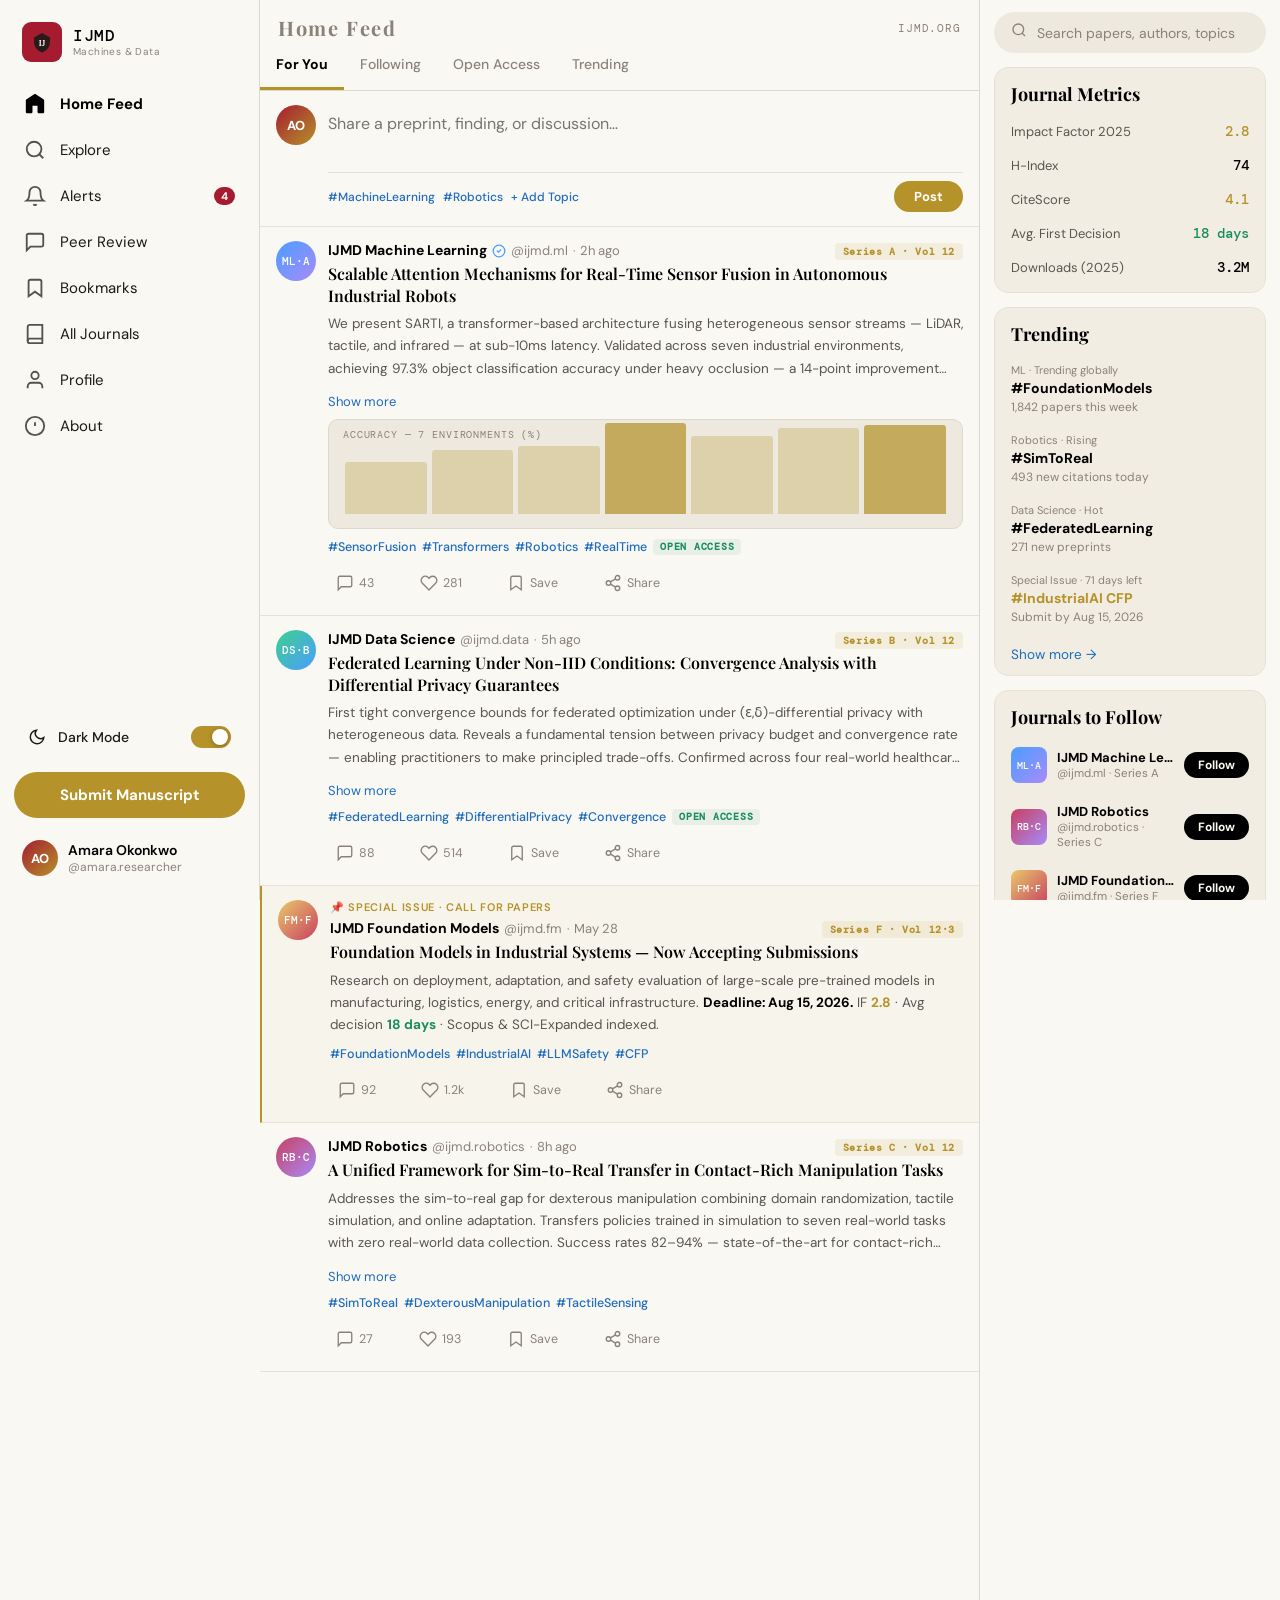
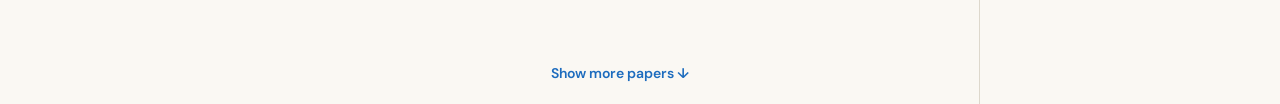
<file: ijmd/index.html>
<!DOCTYPE html>
<html lang="en" data-theme="dark">
<head>
  <meta charset="UTF-8"><meta name="viewport" content="width=device-width,initial-scale=1.0">
  <title>IJMD — International Journals of Machines & Data | Home Feed</title>
  <meta name="description" content="IJMD is a peer-reviewed open-access platform for machine learning, data science, robotics, edge computing, and foundation models research. Impact Factor 2.8.">
  <meta name="robots" content="index,follow,max-image-preview:large,max-snippet:-1">
  <link rel="canonical" href="https://ijmd.org/">
  <meta property="og:title" content="IJMD — International Journals of Machines & Data">
  <meta property="og:description" content="The world's leading open-access journal platform for AI, robotics, and data science. Powered by VérgelAI.">
  <meta property="og:url" content="https://ijmd.org/"><meta property="og:type" content="website">
  <meta property="og:image" content="https://ijmd.org/og-cover.png">
  <meta name="twitter:card" content="summary_large_image"><meta name="twitter:site" content="@IJMDjournal">
  <meta name="twitter:title" content="IJMD — Machines & Data Journals">
  <meta name="twitter:image" content="https://ijmd.org/twitter-card.png">
  <meta name="DC.title" content="International Journals of Machines and Data">
  <meta name="citation_journal_title" content="International Journals of Machines and Data">
  <meta name="citation_issn" content="2398-4471">
  <meta name="theme-color" content="#000" media="(prefers-color-scheme:dark)">
  <meta name="theme-color" content="#faf8f3" media="(prefers-color-scheme:light)">
  <link rel="icon" type="image/svg+xml" href="data:image/svg+xml,<svg xmlns='http://www.w3.org/2000/svg' viewBox='0 0 32 32'><rect width='32' height='32' rx='6' fill='%23e8c96b'/><text x='16' y='22' font-family='Georgia' font-size='14' font-weight='700' fill='%23000' text-anchor='middle'>IJ</text></svg>">
  <link rel="preconnect" href="https://fonts.googleapis.com">
  <link rel="preconnect" href="https://fonts.gstatic.com" crossorigin>
  <link href="https://fonts.googleapis.com/css2?family=DM+Sans:ital,wght@0,300;0,400;0,500;0,600;0,700;1,400&family=DM+Mono:wght@400;500&family=Playfair+Display:ital,wght@0,600;0,700;1,500&display=swap" rel="stylesheet">
  <link rel="stylesheet" href="css/ijmd.css">
  <script type="application/ld+json">{"@context":"https://schema.org","@type":"WebSite","name":"IJMD","url":"https://ijmd.org/","potentialAction":{"@type":"SearchAction","target":{"@type":"EntryPoint","urlTemplate":"https://ijmd.org/explore?q={search_term_string}"},"query-input":"required name=search_term_string"}}</script>
</head>
<body>

  <!-- ══ MOBILE TOP HEADER ══ -->
  <header class="mobile-header">
    <a href="index.html" class="mobile-logo">
      <div class="mobile-logo-icon"><svg viewBox="0 0 22 22" fill="none"><path d="M11 2L3 6.5V11C3 15.8 6.5 20.2 11 21.5C15.5 20.2 19 15.8 19 11V6.5L11 2Z" fill="currentColor" opacity=".9"/><text x="11" y="14.5" font-family="Georgia" font-size="7.5" font-weight="700" fill="white" text-anchor="middle">IJ</text></svg></div>
      <span class="mobile-logo-text">IJMD</span>
    </a>
    <div class="mobile-header-actions">
      <button class="mobile-icon-btn" id="mobileThemeBtn" aria-label="Toggle theme">
        <svg viewBox="0 0 24 24" fill="none" stroke="currentColor" stroke-width="2" id="mobileThemeIcon"><circle cx="12" cy="12" r="5"/><line x1="12" y1="1" x2="12" y2="3"/><line x1="12" y1="21" x2="12" y2="23"/><line x1="4.22" y1="4.22" x2="5.64" y2="5.64"/><line x1="18.36" y1="18.36" x2="19.78" y2="19.78"/><line x1="1" y1="12" x2="3" y2="12"/><line x1="21" y1="12" x2="23" y2="12"/><line x1="4.22" y1="19.78" x2="5.64" y2="18.36"/><line x1="18.36" y1="5.64" x2="19.78" y2="4.22"/></svg>
      </button>
      <a href="alerts.html" class="mobile-icon-btn" aria-label="Alerts">
        <svg viewBox="0 0 24 24" fill="none" stroke="currentColor" stroke-width="2"><path d="M18 8A6 6 0 0 0 6 8c0 7-3 9-3 9h18s-3-2-3-9"/><path d="M13.73 21a2 2 0 0 1-3.46 0"/></svg>
        <span class="mobile-badge"></span>
      </a>
    </div>
  </header>
  <!-- ══ MOBILE BOTTOM TAB BAR ══ -->
  <nav class="bottom-bar" aria-label="Main navigation">
    <div class="bottom-bar-inner">
      <a href="index.html" class="bottom-tab active" aria-label="Home">
        <svg viewBox="0 0 24 24" fill="currentColor" width="22" height="22"><path d="M21.591 7.146L12.52 1.157c-.316-.21-.724-.21-1.04 0l-9.071 5.99c-.26.173-.409.456-.409.757v13.183c0 .502.418.913.929.913H8.313c.511 0 .929-.411.929-.913v-7.075h5.516v7.075c0 .502.418.913.929.913h5.383c.511 0 .929-.411.929-.913V7.904c0-.302-.149-.585-.408-.758z"/></svg>
        <span>Home</span>
      </a>
      <a href="explore.html" class="bottom-tab " aria-label="Explore">
        <svg viewBox="0 0 24 24" fill="none" stroke="currentColor" stroke-width="2" width="22" height="22"><circle cx="11" cy="11" r="8"/><path d="M21 21l-4.35-4.35"/></svg>
        <span>Explore</span>
      </a>
      <a href="submit.html" class="bottom-tab-submit" aria-label="Submit manuscript">
        <svg viewBox="0 0 24 24" fill="none" stroke="currentColor" stroke-width="2.5" width="22" height="22"><line x1="12" y1="5" x2="12" y2="19"/><line x1="5" y1="12" x2="19" y2="12"/></svg>
      </a>
      <a href="journals.html" class="bottom-tab " aria-label="Journals">
        <svg viewBox="0 0 24 24" fill="none" stroke="currentColor" stroke-width="2" width="22" height="22"><path d="M4 19.5A2.5 2.5 0 0 1 6.5 17H20"/><path d="M6.5 2H20v20H6.5A2.5 2.5 0 0 1 4 19.5v-15A2.5 2.5 0 0 1 6.5 2z"/></svg>
        <span>Journals</span>
      </a>
      <a href="profile.html" class="bottom-tab " aria-label="Profile">
        <svg viewBox="0 0 24 24" fill="none" stroke="currentColor" stroke-width="2" width="22" height="22"><path d="M20 21v-2a4 4 0 0 0-4-4H8a4 4 0 0 0-4 4v2"/><circle cx="12" cy="7" r="4"/></svg>
        <span>Profile</span>
      </a>
    </div>
  </nav>

<div class="app">

<!-- SIDEBAR -->
<aside class="sidebar">
  <a href="index.html" class="sidebar-logo">
    <div class="logo-icon"><svg viewBox="0 0 22 22" fill="none"><path d="M11 2L3 6.5V11C3 15.8 6.5 20.2 11 21.5C15.5 20.2 19 15.8 19 11V6.5L11 2Z" fill="currentColor" opacity=".9"/><text x="11" y="14.5" font-family="Georgia" font-size="7.5" font-weight="700" fill="white" text-anchor="middle">IJ</text></svg></div>
    <div class="logo-wordmark"><strong>IJMD</strong><span>Machines &amp; Data</span></div>
  </a>
  <ul class="nav-list">
    <li class="nav-item active"><a href="index.html"><span class="nav-icon"><svg viewBox="0 0 24 24" fill="currentColor" width="22" height="22"><path d="M21.591 7.146L12.52 1.157c-.316-.21-.724-.21-1.04 0l-9.071 5.99c-.26.173-.409.456-.409.757v13.183c0 .502.418.913.929.913H8.313c.511 0 .929-.411.929-.913v-7.075h5.516v7.075c0 .502.418.913.929.913h5.383c.511 0 .929-.411.929-.913V7.904c0-.302-.149-.585-.408-.758z"/></svg></span><span>Home Feed</span></a></li>
    <li class="nav-item"><a href="explore.html"><span class="nav-icon"><svg viewBox="0 0 24 24" fill="none" stroke="currentColor" stroke-width="2" width="22" height="22"><circle cx="11" cy="11" r="8"/><path d="M21 21l-4.35-4.35"/></svg></span><span>Explore</span></a></li>
    <li class="nav-item"><a href="alerts.html"><span class="nav-icon"><svg viewBox="0 0 24 24" fill="none" stroke="currentColor" stroke-width="2" width="22" height="22"><path d="M18 8A6 6 0 0 0 6 8c0 7-3 9-3 9h18s-3-2-3-9"/><path d="M13.73 21a2 2 0 0 1-3.46 0"/></svg></span><span>Alerts</span><span class="nav-badge">4</span></a></li>
    <li class="nav-item"><a href="review.html"><span class="nav-icon"><svg viewBox="0 0 24 24" fill="none" stroke="currentColor" stroke-width="2" width="22" height="22"><path d="M21 15a2 2 0 0 1-2 2H7l-4 4V5a2 2 0 0 1 2-2h14a2 2 0 0 1 2 2z"/></svg></span><span>Peer Review</span></a></li>
    <li class="nav-item"><a href="bookmarks.html"><span class="nav-icon"><svg viewBox="0 0 24 24" fill="none" stroke="currentColor" stroke-width="2" width="22" height="22"><path d="M19 21l-7-5-7 5V5a2 2 0 0 1 2-2h10a2 2 0 0 1 2 2z"/></svg></span><span>Bookmarks</span></a></li>
    <li class="nav-item"><a href="journals.html"><span class="nav-icon"><svg viewBox="0 0 24 24" fill="none" stroke="currentColor" stroke-width="2" width="22" height="22"><path d="M4 19.5A2.5 2.5 0 0 1 6.5 17H20"/><path d="M6.5 2H20v20H6.5A2.5 2.5 0 0 1 4 19.5v-15A2.5 2.5 0 0 1 6.5 2z"/></svg></span><span>All Journals</span></a></li>
    <li class="nav-item"><a href="profile.html"><span class="nav-icon"><svg viewBox="0 0 24 24" fill="none" stroke="currentColor" stroke-width="2" width="22" height="22"><path d="M20 21v-2a4 4 0 0 0-4-4H8a4 4 0 0 0-4 4v2"/><circle cx="12" cy="7" r="4"/></svg></span><span>Profile</span></a></li>
    <li class="nav-item"><a href="about.html"><span class="nav-icon"><svg viewBox="0 0 24 24" fill="none" stroke="currentColor" stroke-width="2" width="22" height="22"><circle cx="12" cy="12" r="10"/><line x1="12" y1="8" x2="12" y2="12"/><line x1="12" y1="16" x2="12.01" y2="16"/></svg></span><span>About</span></a></li>
  </ul>
  <div class="theme-toggle-wrap">
    <button class="theme-toggle" id="themeToggle" aria-label="Toggle theme" role="switch" aria-checked="true">
      <svg width="18" height="18" viewBox="0 0 24 24" fill="none" stroke="currentColor" stroke-width="2" id="themeIcon"></svg>
      <span id="themeLabel">Light Mode</span>
      <div class="toggle-track"><div class="toggle-thumb"></div></div>
    </button>
  </div>
  <a href="submit.html" class="submit-btn"><span>Submit Manuscript</span></a>
  <div class="sidebar-profile">
    <div class="profile-avatar">AO</div>
    <div class="profile-info"><div class="profile-name">Amara Okonkwo</div><div class="profile-handle">@amara.researcher</div></div>
  </div>
</aside>

<!-- MAIN FEED -->
<main class="main-feed">
  <div class="feed-header">
    <div class="feed-title-bar"><span style="font-family:'Playfair Display',serif;font-size:20px;font-weight:700;">Home Feed</span><span>IJMD.ORG</span></div>
    <div class="feed-tabs">
      <div class="feed-tab active">For You</div>
      <div class="feed-tab">Following</div>
      <div class="feed-tab">Open Access</div>
      <div class="feed-tab">Trending</div>
    </div>
  </div>

  <div class="compose-box">
    <div class="compose-avatar">AO</div>
    <div class="compose-right">
      <textarea class="compose-input" rows="2" placeholder="Share a preprint, finding, or discussion…"></textarea>
      <div class="compose-footer">
        <div class="compose-tags"><span class="compose-tag">#MachineLearning</span><span class="compose-tag">#Robotics</span><span class="compose-tag">+ Add Topic</span></div>
        <button class="compose-post-btn">Post</button>
      </div>
    </div>
  </div>

  <!-- PAPER 1 -->
  <article class="paper-card" itemscope itemtype="https://schema.org/ScholarlyArticle">
    <div class="paper-avatar" style="background:linear-gradient(135deg,#4a9eff,#a78bfa);">ML·A</div>
    <div class="paper-body">
      <div class="paper-meta">
        <span class="paper-journal" itemprop="publisher">IJMD Machine Learning <span class="verified"><svg width="14" height="14" viewBox="0 0 24 24" fill="none" stroke="#4a9eff" stroke-width="2.2" stroke-linecap="round"><path d="M9 12l2 2 4-4"/><circle cx="12" cy="12" r="10"/></svg></span></span>
        <span class="paper-handle">@ijmd.ml</span><span class="paper-dot">·</span>
        <time class="paper-time" datetime="2026-06-05" itemprop="datePublished">2h ago</time>
        <span class="paper-series">Series A · Vol 12</span>
      </div>
      <h2 class="paper-title" itemprop="headline"><a href="article.html">Scalable Attention Mechanisms for Real-Time Sensor Fusion in Autonomous Industrial Robots</a></h2>
      <p class="paper-abstract abstract-clamp" itemprop="abstract">We present SARTI, a transformer-based architecture fusing heterogeneous sensor streams — LiDAR, tactile, and infrared — at sub-10ms latency. Validated across seven industrial environments, achieving 97.3% object classification accuracy under heavy occlusion — a 14-point improvement over all existing baselines. Cross-modal positional encoding is the dominant contributor to performance gains.</p>
      <span class="show-more" role="button" tabindex="0" aria-expanded="false">Show more</span>
      <div class="paper-chart-wrap">
        <span class="chart-label-inner">ACCURACY — 7 ENVIRONMENTS (%)</span>
        <div class="chart-bars"><div class="cbar" style="height:55%"></div><div class="cbar" style="height:68%"></div><div class="cbar" style="height:72%"></div><div class="cbar hi" style="height:97%"></div><div class="cbar" style="height:83%"></div><div class="cbar" style="height:91%"></div><div class="cbar hi" style="height:95%"></div></div>
      </div>
      <div class="paper-tags"><a class="ptag" href="explore.html">#SensorFusion</a><a class="ptag" href="explore.html">#Transformers</a><a class="ptag" href="explore.html">#Robotics</a><a class="ptag" href="explore.html">#RealTime</a><span class="oa-badge">OPEN ACCESS</span></div>
      <div class="paper-actions">
        <button class="action-btn cite" type="button"><svg viewBox="0 0 24 24" fill="none" stroke="currentColor" stroke-width="1.8"><path d="M21 15a2 2 0 0 1-2 2H7l-4 4V5a2 2 0 0 1 2-2h14a2 2 0 0 1 2 2z"/></svg><span>43</span></button>
        <button class="action-btn like" type="button" data-count="281"><svg viewBox="0 0 24 24" fill="none" stroke="currentColor" stroke-width="1.8"><path d="M20.84 4.61a5.5 5.5 0 0 0-7.78 0L12 5.67l-1.06-1.06a5.5 5.5 0 0 0-7.78 7.78l1.06 1.06L12 21.23l7.78-7.78 1.06-1.06a5.5 5.5 0 0 0 0-7.78z"/></svg><span>281</span></button>
        <button class="action-btn save" type="button"><svg viewBox="0 0 24 24" fill="none" stroke="currentColor" stroke-width="1.8"><path d="M19 21l-7-5-7 5V5a2 2 0 0 1 2-2h10a2 2 0 0 1 2 2z"/></svg><span>Save</span></button>
        <button class="action-btn share" type="button"><svg viewBox="0 0 24 24" fill="none" stroke="currentColor" stroke-width="1.8"><circle cx="18" cy="5" r="3"/><circle cx="6" cy="12" r="3"/><circle cx="18" cy="19" r="3"/><line x1="8.59" y1="13.51" x2="15.42" y2="17.49"/><line x1="15.41" y1="6.51" x2="8.59" y2="10.49"/></svg><span>Share</span></button>
      </div>
    </div>
  </article>

  <!-- PAPER 2 -->
  <article class="paper-card" itemscope itemtype="https://schema.org/ScholarlyArticle">
    <div class="paper-avatar" style="background:linear-gradient(135deg,#3ecf8e,#4a9eff);">DS·B</div>
    <div class="paper-body">
      <div class="paper-meta"><span class="paper-journal" itemprop="publisher">IJMD Data Science</span><span class="paper-handle">@ijmd.data</span><span class="paper-dot">·</span><time class="paper-time" datetime="2026-06-05">5h ago</time><span class="paper-series">Series B · Vol 12</span></div>
      <h2 class="paper-title" itemprop="headline"><a href="article.html">Federated Learning Under Non-IID Conditions: Convergence Analysis with Differential Privacy Guarantees</a></h2>
      <p class="paper-abstract abstract-clamp" itemprop="abstract">First tight convergence bounds for federated optimization under (ε,δ)-differential privacy with heterogeneous data. Reveals a fundamental tension between privacy budget and convergence rate — enabling practitioners to make principled trade-offs. Confirmed across four real-world healthcare and finance datasets within 2% margin.</p>
      <span class="show-more" role="button" tabindex="0" aria-expanded="false">Show more</span>
      <div class="paper-tags" style="margin-top:9px"><a class="ptag" href="explore.html">#FederatedLearning</a><a class="ptag" href="explore.html">#DifferentialPrivacy</a><a class="ptag" href="explore.html">#Convergence</a><span class="oa-badge">OPEN ACCESS</span></div>
      <div class="paper-actions">
        <button class="action-btn cite" type="button"><svg viewBox="0 0 24 24" fill="none" stroke="currentColor" stroke-width="1.8"><path d="M21 15a2 2 0 0 1-2 2H7l-4 4V5a2 2 0 0 1 2-2h14a2 2 0 0 1 2 2z"/></svg><span>88</span></button>
        <button class="action-btn like" type="button" data-count="514"><svg viewBox="0 0 24 24" fill="none" stroke="currentColor" stroke-width="1.8"><path d="M20.84 4.61a5.5 5.5 0 0 0-7.78 0L12 5.67l-1.06-1.06a5.5 5.5 0 0 0-7.78 7.78l1.06 1.06L12 21.23l7.78-7.78 1.06-1.06a5.5 5.5 0 0 0 0-7.78z"/></svg><span>514</span></button>
        <button class="action-btn save" type="button"><svg viewBox="0 0 24 24" fill="none" stroke="currentColor" stroke-width="1.8"><path d="M19 21l-7-5-7 5V5a2 2 0 0 1 2-2h10a2 2 0 0 1 2 2z"/></svg><span>Save</span></button>
        <button class="action-btn share" type="button"><svg viewBox="0 0 24 24" fill="none" stroke="currentColor" stroke-width="1.8"><circle cx="18" cy="5" r="3"/><circle cx="6" cy="12" r="3"/><circle cx="18" cy="19" r="3"/><line x1="8.59" y1="13.51" x2="15.42" y2="17.49"/><line x1="15.41" y1="6.51" x2="8.59" y2="10.49"/></svg><span>Share</span></button>
      </div>
    </div>
  </article>

  <!-- PAPER 3 PINNED CFP -->
  <article class="paper-card pinned">
    <div class="paper-avatar" style="background:linear-gradient(135deg,#e8c96b,#c94060);">FM·F</div>
    <div class="paper-body">
      <div class="paper-pin-label">📌 SPECIAL ISSUE · CALL FOR PAPERS</div>
      <div class="paper-meta"><span class="paper-journal">IJMD Foundation Models</span><span class="paper-handle">@ijmd.fm</span><span class="paper-dot">·</span><time class="paper-time" datetime="2026-05-28">May 28</time><span class="paper-series">Series F · Vol 12·3</span></div>
      <h2 class="paper-title"><a href="submit.html">Foundation Models in Industrial Systems — Now Accepting Submissions</a></h2>
      <p class="paper-abstract">Research on deployment, adaptation, and safety evaluation of large-scale pre-trained models in manufacturing, logistics, energy, and critical infrastructure. <strong style="color:var(--text-strong)">Deadline: Aug 15, 2026.</strong> IF <strong style="color:var(--accent)">2.8</strong> · Avg decision <strong style="color:var(--green)">18 days</strong> · Scopus &amp; SCI-Expanded indexed.</p>
      <div class="paper-tags" style="margin-top:9px"><a class="ptag" href="explore.html">#FoundationModels</a><a class="ptag" href="explore.html">#IndustrialAI</a><a class="ptag" href="explore.html">#LLMSafety</a><a class="ptag" href="explore.html">#CFP</a></div>
      <div class="paper-actions">
        <button class="action-btn cite" type="button"><svg viewBox="0 0 24 24" fill="none" stroke="currentColor" stroke-width="1.8"><path d="M21 15a2 2 0 0 1-2 2H7l-4 4V5a2 2 0 0 1 2-2h14a2 2 0 0 1 2 2z"/></svg><span>92</span></button>
        <button class="action-btn like" type="button" data-count="1200"><svg viewBox="0 0 24 24" fill="none" stroke="currentColor" stroke-width="1.8"><path d="M20.84 4.61a5.5 5.5 0 0 0-7.78 0L12 5.67l-1.06-1.06a5.5 5.5 0 0 0-7.78 7.78l1.06 1.06L12 21.23l7.78-7.78 1.06-1.06a5.5 5.5 0 0 0 0-7.78z"/></svg><span>1.2k</span></button>
        <button class="action-btn save" type="button"><svg viewBox="0 0 24 24" fill="none" stroke="currentColor" stroke-width="1.8"><path d="M19 21l-7-5-7 5V5a2 2 0 0 1 2-2h10a2 2 0 0 1 2 2z"/></svg><span>Save</span></button>
        <button class="action-btn share" type="button"><svg viewBox="0 0 24 24" fill="none" stroke="currentColor" stroke-width="1.8"><circle cx="18" cy="5" r="3"/><circle cx="6" cy="12" r="3"/><circle cx="18" cy="19" r="3"/><line x1="8.59" y1="13.51" x2="15.42" y2="17.49"/><line x1="15.41" y1="6.51" x2="8.59" y2="10.49"/></svg><span>Share</span></button>
      </div>
    </div>
  </article>

  <!-- PAPER 4 -->
  <article class="paper-card" itemscope itemtype="https://schema.org/ScholarlyArticle">
    <div class="paper-avatar" style="background:linear-gradient(135deg,#c94060,#a78bfa);">RB·C</div>
    <div class="paper-body">
      <div class="paper-meta"><span class="paper-journal" itemprop="publisher">IJMD Robotics</span><span class="paper-handle">@ijmd.robotics</span><span class="paper-dot">·</span><time class="paper-time" datetime="2026-06-04">8h ago</time><span class="paper-series">Series C · Vol 12</span></div>
      <h2 class="paper-title" itemprop="headline"><a href="article.html">A Unified Framework for Sim-to-Real Transfer in Contact-Rich Manipulation Tasks</a></h2>
      <p class="paper-abstract abstract-clamp" itemprop="abstract">Addresses the sim-to-real gap for dexterous manipulation combining domain randomization, tactile simulation, and online adaptation. Transfers policies trained in simulation to seven real-world tasks with zero real-world data collection. Success rates 82–94% — state-of-the-art for contact-rich manipulation.</p>
      <span class="show-more" role="button" tabindex="0" aria-expanded="false">Show more</span>
      <div class="paper-tags" style="margin-top:9px"><a class="ptag" href="explore.html">#SimToReal</a><a class="ptag" href="explore.html">#DexterousManipulation</a><a class="ptag" href="explore.html">#TactileSensing</a></div>
      <div class="paper-actions">
        <button class="action-btn cite" type="button"><svg viewBox="0 0 24 24" fill="none" stroke="currentColor" stroke-width="1.8"><path d="M21 15a2 2 0 0 1-2 2H7l-4 4V5a2 2 0 0 1 2-2h14a2 2 0 0 1 2 2z"/></svg><span>27</span></button>
        <button class="action-btn like" type="button" data-count="193"><svg viewBox="0 0 24 24" fill="none" stroke="currentColor" stroke-width="1.8"><path d="M20.84 4.61a5.5 5.5 0 0 0-7.78 0L12 5.67l-1.06-1.06a5.5 5.5 0 0 0-7.78 7.78l1.06 1.06L12 21.23l7.78-7.78 1.06-1.06a5.5 5.5 0 0 0 0-7.78z"/></svg><span>193</span></button>
        <button class="action-btn save" type="button"><svg viewBox="0 0 24 24" fill="none" stroke="currentColor" stroke-width="1.8"><path d="M19 21l-7-5-7 5V5a2 2 0 0 1 2-2h10a2 2 0 0 1 2 2z"/></svg><span>Save</span></button>
        <button class="action-btn share" type="button"><svg viewBox="0 0 24 24" fill="none" stroke="currentColor" stroke-width="1.8"><circle cx="18" cy="5" r="3"/><circle cx="6" cy="12" r="3"/><circle cx="18" cy="19" r="3"/><line x1="8.59" y1="13.51" x2="15.42" y2="17.49"/><line x1="15.41" y1="6.51" x2="8.59" y2="10.49"/></svg><span>Share</span></button>
      </div>
    </div>
  </article>

  <!-- PAPER 5 -->
  <article class="paper-card" itemscope itemtype="https://schema.org/ScholarlyArticle">
    <div class="paper-avatar" style="background:linear-gradient(135deg,#818cf8,#3ecf8e);">EC·D</div>
    <div class="paper-body">
      <div class="paper-meta"><span class="paper-journal" itemprop="publisher">IJMD Edge Computing</span><span class="paper-handle">@ijmd.edge</span><span class="paper-dot">·</span><time class="paper-time" datetime="2026-06-04">12h ago</time><span class="paper-series">Series D · Vol 12</span></div>
      <h2 class="paper-title" itemprop="headline"><a href="article.html">Neuromorphic Chips for Low-Power Edge Inference: Benchmarking Against GPU Baselines Across Eight Workloads</a></h2>
      <p class="paper-abstract abstract-clamp" itemprop="abstract">Comprehensive benchmark of Intel Loihi 2, BrainScaleS-2, and Akida against A100 and Jetson Orin across eight inference workloads. Neuromorphic hardware achieves 40–120× energy reduction with 3–8% accuracy degradation — a Pareto-optimal regime unavailable to conventional GPUs for always-on sensing.</p>
      <span class="show-more" role="button" tabindex="0" aria-expanded="false">Show more</span>
      <div class="paper-tags" style="margin-top:9px"><a class="ptag" href="explore.html">#Neuromorphic</a><a class="ptag" href="explore.html">#TinyML</a><a class="ptag" href="explore.html">#EdgeAI</a><span class="oa-badge">OPEN ACCESS</span></div>
      <div class="paper-actions">
        <button class="action-btn cite" type="button"><svg viewBox="0 0 24 24" fill="none" stroke="currentColor" stroke-width="1.8"><path d="M21 15a2 2 0 0 1-2 2H7l-4 4V5a2 2 0 0 1 2-2h14a2 2 0 0 1 2 2z"/></svg><span>61</span></button>
        <button class="action-btn like" type="button" data-count="347"><svg viewBox="0 0 24 24" fill="none" stroke="currentColor" stroke-width="1.8"><path d="M20.84 4.61a5.5 5.5 0 0 0-7.78 0L12 5.67l-1.06-1.06a5.5 5.5 0 0 0-7.78 7.78l1.06 1.06L12 21.23l7.78-7.78 1.06-1.06a5.5 5.5 0 0 0 0-7.78z"/></svg><span>347</span></button>
        <button class="action-btn save" type="button"><svg viewBox="0 0 24 24" fill="none" stroke="currentColor" stroke-width="1.8"><path d="M19 21l-7-5-7 5V5a2 2 0 0 1 2-2h10a2 2 0 0 1 2 2z"/></svg><span>Save</span></button>
        <button class="action-btn share" type="button"><svg viewBox="0 0 24 24" fill="none" stroke="currentColor" stroke-width="1.8"><circle cx="18" cy="5" r="3"/><circle cx="6" cy="12" r="3"/><circle cx="18" cy="19" r="3"/><line x1="8.59" y1="13.51" x2="15.42" y2="17.49"/><line x1="15.41" y1="6.51" x2="8.59" y2="10.49"/></svg><span>Share</span></button>
      </div>
    </div>
  </article>

  <div class="load-more" id="loadMoreBtn">Show more papers ↓</div>
</main>

<!-- RIGHT PANEL -->
<aside class="right-panel">
  <div class="search-box"><span class="search-icon"><svg width="16" height="16" viewBox="0 0 24 24" fill="none" stroke="currentColor" stroke-width="2"><circle cx="11" cy="11" r="8"/><path d="M21 21l-4.35-4.35"/></svg></span><input type="search" placeholder="Search papers, authors, topics…"></div>
  <div class="right-widget">
    <div class="widget-title">Journal Metrics</div>
    <div class="impact-row"><span class="impact-label">Impact Factor 2025</span><span class="impact-val gold">2.8</span></div>
    <div class="impact-row"><span class="impact-label">H-Index</span><span class="impact-val">74</span></div>
    <div class="impact-row"><span class="impact-label">CiteScore</span><span class="impact-val gold">4.1</span></div>
    <div class="impact-row"><span class="impact-label">Avg. First Decision</span><span class="impact-val green">18 days</span></div>
    <div class="impact-row"><span class="impact-label">Downloads (2025)</span><span class="impact-val">3.2M</span></div>
    <div style="height:8px"></div>
  </div>
  <div class="right-widget">
    <div class="widget-title">Trending</div>
    <div class="trend-item"><div class="trend-meta">ML · Trending globally</div><div class="trend-topic">#FoundationModels</div><div class="trend-count">1,842 papers this week</div></div>
    <div class="trend-item"><div class="trend-meta">Robotics · Rising</div><div class="trend-topic">#SimToReal</div><div class="trend-count">493 new citations today</div></div>
    <div class="trend-item"><div class="trend-meta">Data Science · Hot</div><div class="trend-topic">#FederatedLearning</div><div class="trend-count">271 new preprints</div></div>
    <div class="trend-item"><div class="trend-meta">Special Issue · 71 days left</div><div class="trend-topic accent">#IndustrialAI CFP</div><div class="trend-count">Submit by Aug 15, 2026</div></div>
    <div class="widget-show-more">Show more →</div>
  </div>
  <div class="right-widget">
    <div class="widget-title">Journals to Follow</div>
    <div class="journal-follow"><div class="jf-avatar" style="background:linear-gradient(135deg,#4a9eff,#a78bfa);">ML·A</div><div class="jf-info"><div class="jf-name">IJMD Machine Learning</div><div class="jf-handle">@ijmd.ml · Series A</div></div><button class="follow-btn">Follow</button></div>
    <div class="journal-follow"><div class="jf-avatar" style="background:linear-gradient(135deg,#c94060,#a78bfa);">RB·C</div><div class="jf-info"><div class="jf-name">IJMD Robotics</div><div class="jf-handle">@ijmd.robotics · Series C</div></div><button class="follow-btn">Follow</button></div>
    <div class="journal-follow"><div class="jf-avatar" style="background:linear-gradient(135deg,#e8c96b,#c94060);">FM·F</div><div class="jf-info"><div class="jf-name">IJMD Foundation Models</div><div class="jf-handle">@ijmd.fm · Series F</div></div><button class="follow-btn">Follow</button></div>
    <div class="widget-show-more"><a href="journals.html" style="color:inherit">See all 6 journals →</a></div>
  </div>
  <footer class="vergel-footer">
    <div class="vergel-powered">Powered by <a href="https://vergelai.com" class="vergel-logo-pill" target="_blank" rel="noopener">VérgelAI</a></div>
    <div><a href="#">Terms</a> · <a href="#">Privacy</a> · <a href="#">Cookies</a> · <a href="#">Author Rights</a> · <a href="#">Accessibility</a></div>
    <div style="margin-top:4px">ISSN 2398-4471 (Print) · 2398-448X (Online)</div>
    <div class="index-chips"><span class="index-chip">Scopus</span><span class="index-chip">SCI-Exp</span><span class="index-chip">DBLP</span><span class="index-chip">IEEE</span><span class="index-chip">PubMed</span></div>
    <div style="margin-top:8px;color:var(--text-dim)">© 2026 IJMD / VérgelAI Inc. · <a href="llms.txt">llms.txt</a> · <a href="sitemap.xml">sitemap</a></div>
  </footer>
</aside>

</div>
<script src="js/ijmd.js"></script>
</body>
</html>
</file>
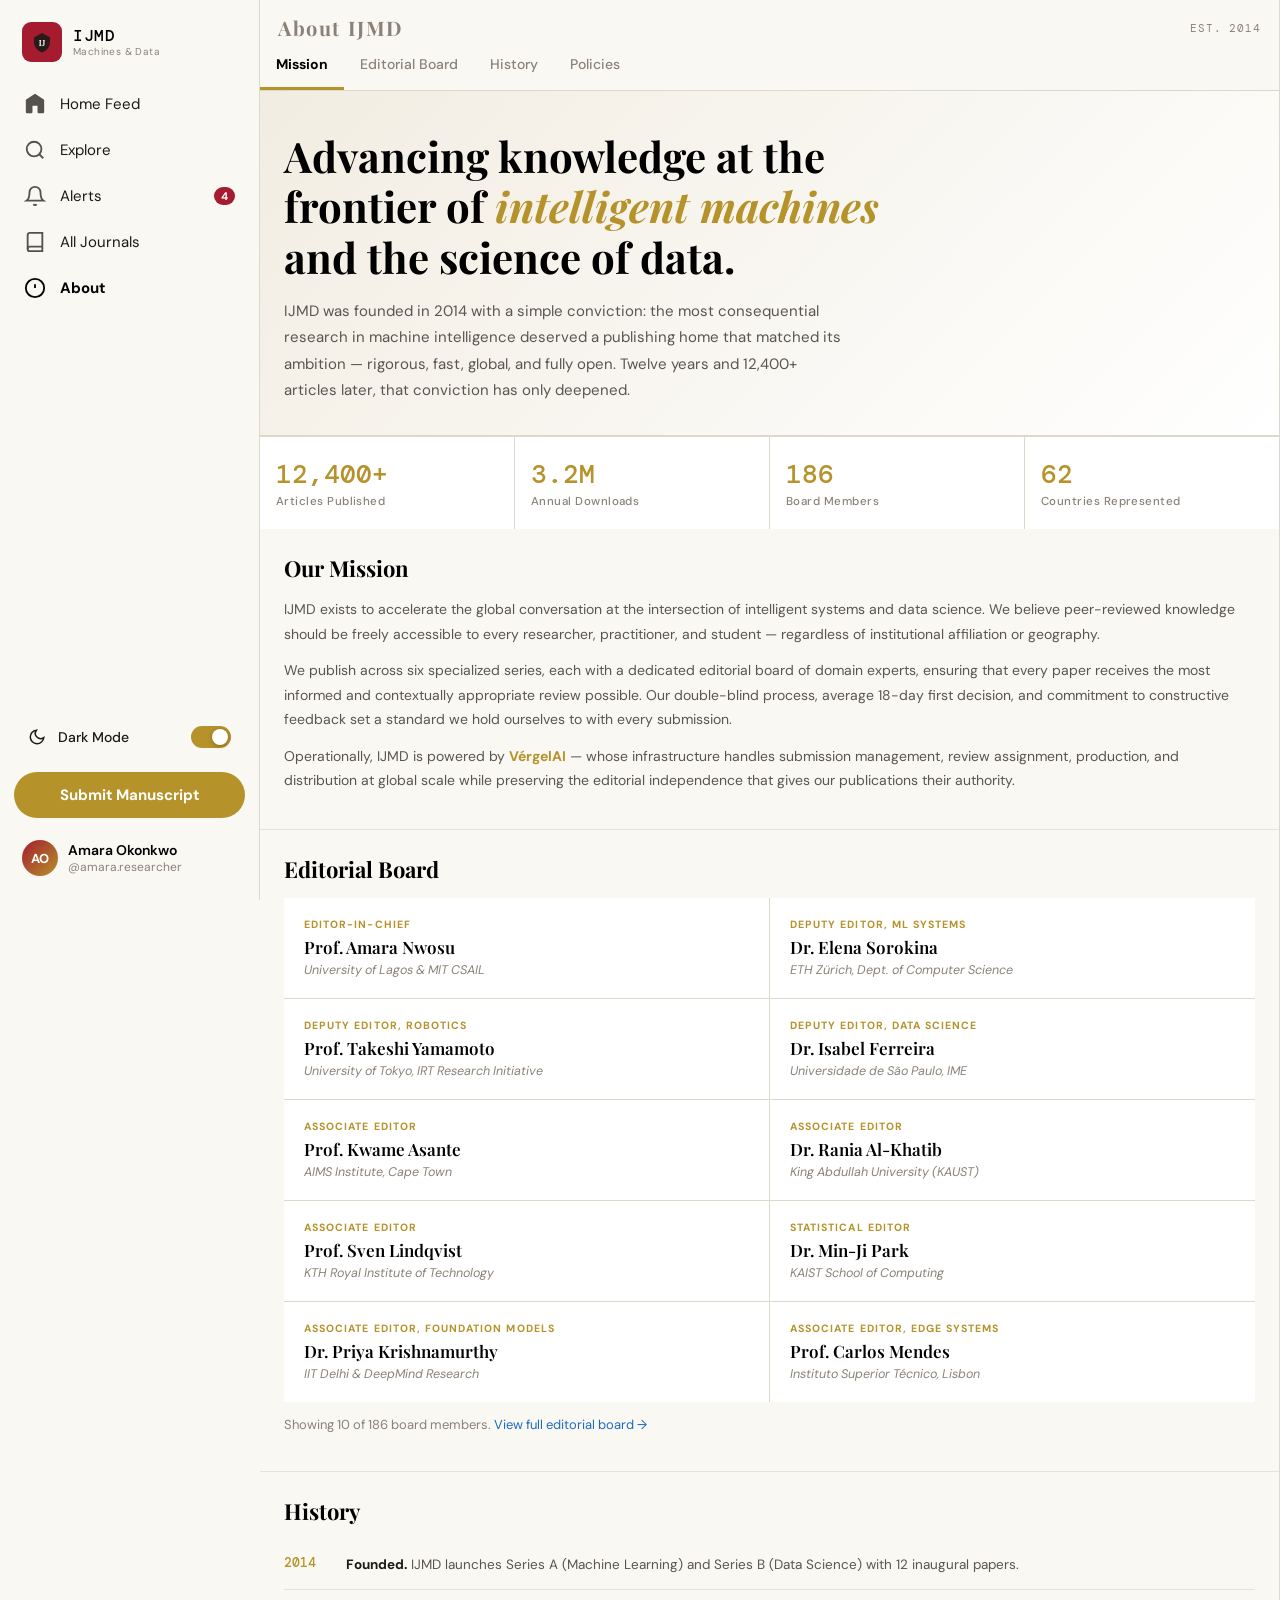
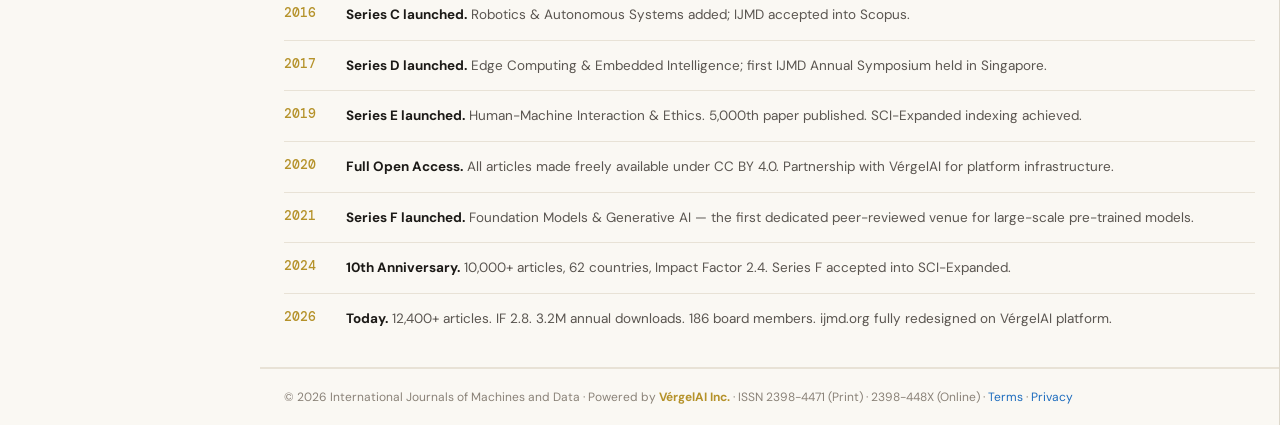
<file: ijmd/about.html>
<!DOCTYPE html>
<html lang="en" data-theme="dark">
<head>
  <meta charset="UTF-8"><meta name="viewport" content="width=device-width,initial-scale=1.0">
  <title>About IJMD — International Journals of Machines & Data | Editorial Board & Mission</title>
  <meta name="description" content="Learn about IJMD's mission, editorial board, history, and publishing standards. Open-access peer-reviewed journals powered by VérgelAI since 2014.">
  <meta name="robots" content="index,follow"><link rel="canonical" href="https://ijmd.org/about">
  <link rel="icon" type="image/svg+xml" href="data:image/svg+xml,<svg xmlns='http://www.w3.org/2000/svg' viewBox='0 0 32 32'><rect width='32' height='32' rx='6' fill='%23e8c96b'/><text x='16' y='22' font-family='Georgia' font-size='14' font-weight='700' fill='%23000' text-anchor='middle'>IJ</text></svg>">
  <link rel="preconnect" href="https://fonts.googleapis.com"><link rel="preconnect" href="https://fonts.gstatic.com" crossorigin>
  <link href="https://fonts.googleapis.com/css2?family=DM+Sans:wght@300;400;500;600;700&family=DM+Mono:wght@400;500&family=Playfair+Display:ital,wght@0,600;0,700;1,500&display=swap" rel="stylesheet">
  <link rel="stylesheet" href="css/ijmd.css">
  <script type="application/ld+json">{"@context":"https://schema.org","@type":"AboutPage","name":"About IJMD","url":"https://ijmd.org/about","description":"IJMD editorial mission, board, and publishing standards.","publisher":{"@type":"Organization","name":"IJMD / VérgelAI","url":"https://ijmd.org"}}</script>
</head>
<body>
  <!-- ══ MOBILE TOP HEADER ══ -->
  <header class="mobile-header">
    <a href="index.html" class="mobile-logo">
      <div class="mobile-logo-icon"><svg viewBox="0 0 22 22" fill="none"><path d="M11 2L3 6.5V11C3 15.8 6.5 20.2 11 21.5C15.5 20.2 19 15.8 19 11V6.5L11 2Z" fill="currentColor" opacity=".9"/><text x="11" y="14.5" font-family="Georgia" font-size="7.5" font-weight="700" fill="white" text-anchor="middle">IJ</text></svg></div>
      <span class="mobile-logo-text">IJMD</span>
    </a>
    <div class="mobile-header-actions">
      <button class="mobile-icon-btn" id="mobileThemeBtn" aria-label="Toggle theme">
        <svg viewBox="0 0 24 24" fill="none" stroke="currentColor" stroke-width="2" id="mobileThemeIcon"><circle cx="12" cy="12" r="5"/><line x1="12" y1="1" x2="12" y2="3"/><line x1="12" y1="21" x2="12" y2="23"/><line x1="4.22" y1="4.22" x2="5.64" y2="5.64"/><line x1="18.36" y1="18.36" x2="19.78" y2="19.78"/><line x1="1" y1="12" x2="3" y2="12"/><line x1="21" y1="12" x2="23" y2="12"/><line x1="4.22" y1="19.78" x2="5.64" y2="18.36"/><line x1="18.36" y1="5.64" x2="19.78" y2="4.22"/></svg>
      </button>
      <a href="alerts.html" class="mobile-icon-btn" aria-label="Alerts">
        <svg viewBox="0 0 24 24" fill="none" stroke="currentColor" stroke-width="2"><path d="M18 8A6 6 0 0 0 6 8c0 7-3 9-3 9h18s-3-2-3-9"/><path d="M13.73 21a2 2 0 0 1-3.46 0"/></svg>
        <span class="mobile-badge"></span>
      </a>
    </div>
  </header>
  <!-- ══ MOBILE BOTTOM TAB BAR ══ -->
  <nav class="bottom-bar" aria-label="Main navigation">
    <div class="bottom-bar-inner">
      <a href="index.html" class="bottom-tab " aria-label="Home">
        <svg viewBox="0 0 24 24" fill="currentColor" width="22" height="22"><path d="M21.591 7.146L12.52 1.157c-.316-.21-.724-.21-1.04 0l-9.071 5.99c-.26.173-.409.456-.409.757v13.183c0 .502.418.913.929.913H8.313c.511 0 .929-.411.929-.913v-7.075h5.516v7.075c0 .502.418.913.929.913h5.383c.511 0 .929-.411.929-.913V7.904c0-.302-.149-.585-.408-.758z"/></svg>
        <span>Home</span>
      </a>
      <a href="explore.html" class="bottom-tab " aria-label="Explore">
        <svg viewBox="0 0 24 24" fill="none" stroke="currentColor" stroke-width="2" width="22" height="22"><circle cx="11" cy="11" r="8"/><path d="M21 21l-4.35-4.35"/></svg>
        <span>Explore</span>
      </a>
      <a href="submit.html" class="bottom-tab-submit" aria-label="Submit manuscript">
        <svg viewBox="0 0 24 24" fill="none" stroke="currentColor" stroke-width="2.5" width="22" height="22"><line x1="12" y1="5" x2="12" y2="19"/><line x1="5" y1="12" x2="19" y2="12"/></svg>
      </a>
      <a href="journals.html" class="bottom-tab " aria-label="Journals">
        <svg viewBox="0 0 24 24" fill="none" stroke="currentColor" stroke-width="2" width="22" height="22"><path d="M4 19.5A2.5 2.5 0 0 1 6.5 17H20"/><path d="M6.5 2H20v20H6.5A2.5 2.5 0 0 1 4 19.5v-15A2.5 2.5 0 0 1 6.5 2z"/></svg>
        <span>Journals</span>
      </a>
      <a href="profile.html" class="bottom-tab " aria-label="Profile">
        <svg viewBox="0 0 24 24" fill="none" stroke="currentColor" stroke-width="2" width="22" height="22"><path d="M20 21v-2a4 4 0 0 0-4-4H8a4 4 0 0 0-4 4v2"/><circle cx="12" cy="7" r="4"/></svg>
        <span>Profile</span>
      </a>
    </div>
  </nav>

<div class="app no-right">
<aside class="sidebar">
  <a href="index.html" class="sidebar-logo"><div class="logo-icon"><svg viewBox="0 0 22 22" fill="none"><path d="M11 2L3 6.5V11C3 15.8 6.5 20.2 11 21.5C15.5 20.2 19 15.8 19 11V6.5L11 2Z" fill="currentColor" opacity=".9"/><text x="11" y="14.5" font-family="Georgia" font-size="7.5" font-weight="700" fill="white" text-anchor="middle">IJ</text></svg></div><div class="logo-wordmark"><strong>IJMD</strong><span>Machines &amp; Data</span></div></a>
  <ul class="nav-list">
    <li class="nav-item"><a href="index.html"><span class="nav-icon"><svg viewBox="0 0 24 24" fill="currentColor" width="22" height="22"><path d="M21.591 7.146L12.52 1.157c-.316-.21-.724-.21-1.04 0l-9.071 5.99c-.26.173-.409.456-.409.757v13.183c0 .502.418.913.929.913H8.313c.511 0 .929-.411.929-.913v-7.075h5.516v7.075c0 .502.418.913.929.913h5.383c.511 0 .929-.411.929-.913V7.904c0-.302-.149-.585-.408-.758z"/></svg></span><span>Home Feed</span></a></li>
    <li class="nav-item"><a href="explore.html"><span class="nav-icon"><svg viewBox="0 0 24 24" fill="none" stroke="currentColor" stroke-width="2" width="22" height="22"><circle cx="11" cy="11" r="8"/><path d="M21 21l-4.35-4.35"/></svg></span><span>Explore</span></a></li>
    <li class="nav-item"><a href="alerts.html"><span class="nav-icon"><svg viewBox="0 0 24 24" fill="none" stroke="currentColor" stroke-width="2" width="22" height="22"><path d="M18 8A6 6 0 0 0 6 8c0 7-3 9-3 9h18s-3-2-3-9"/><path d="M13.73 21a2 2 0 0 1-3.46 0"/></svg></span><span>Alerts</span><span class="nav-badge">4</span></a></li>
    <li class="nav-item"><a href="journals.html"><span class="nav-icon"><svg viewBox="0 0 24 24" fill="none" stroke="currentColor" stroke-width="2" width="22" height="22"><path d="M4 19.5A2.5 2.5 0 0 1 6.5 17H20"/><path d="M6.5 2H20v20H6.5A2.5 2.5 0 0 1 4 19.5v-15A2.5 2.5 0 0 1 6.5 2z"/></svg></span><span>All Journals</span></a></li>
    <li class="nav-item active"><a href="about.html"><span class="nav-icon"><svg viewBox="0 0 24 24" fill="none" stroke="currentColor" stroke-width="2" width="22" height="22"><circle cx="12" cy="12" r="10"/><line x1="12" y1="8" x2="12" y2="12"/><line x1="12" y1="16" x2="12.01" y2="16"/></svg></span><span>About</span></a></li>
  </ul>
  <div class="theme-toggle-wrap"><button class="theme-toggle" id="themeToggle" aria-label="Toggle theme" role="switch" aria-checked="true"><svg width="18" height="18" viewBox="0 0 24 24" fill="none" stroke="currentColor" stroke-width="2" id="themeIcon"></svg><span id="themeLabel">Light Mode</span><div class="toggle-track"><div class="toggle-thumb"></div></div></button></div>
  <a href="submit.html" class="submit-btn"><span>Submit Manuscript</span></a>
  <div class="sidebar-profile"><div class="profile-avatar">AO</div><div class="profile-info"><div class="profile-name">Amara Okonkwo</div><div class="profile-handle">@amara.researcher</div></div></div>
</aside>
<main class="main-content">
  <div class="feed-header">
    <div class="feed-title-bar"><span style="font-family:'Playfair Display',serif;font-size:20px;font-weight:700;">About IJMD</span><span>EST. 2014</span></div>
    <div class="feed-tabs"><div class="feed-tab active">Mission</div><div class="feed-tab">Editorial Board</div><div class="feed-tab">History</div><div class="feed-tab">Policies</div></div>
  </div>

  <div class="about-hero">
    <div class="about-hero-title">Advancing knowledge at the<br>frontier of <em>intelligent machines</em><br>and the science of data.</div>
    <p class="about-hero-desc" style="margin-top:16px">IJMD was founded in 2014 with a simple conviction: the most consequential research in machine intelligence deserved a publishing home that matched its ambition — rigorous, fast, global, and fully open. Twelve years and 12,400+ articles later, that conviction has only deepened.</p>
  </div>

  <div class="stat-strip">
    <div class="stat-box"><div class="stat-num">12,400+</div><div class="stat-lbl">Articles Published</div></div>
    <div class="stat-box"><div class="stat-num">3.2M</div><div class="stat-lbl">Annual Downloads</div></div>
    <div class="stat-box"><div class="stat-num">186</div><div class="stat-lbl">Board Members</div></div>
    <div class="stat-box"><div class="stat-num">62</div><div class="stat-lbl">Countries Represented</div></div>
  </div>

  <div class="section-block">
    <div class="section-block-title">Our Mission</div>
    <p>IJMD exists to accelerate the global conversation at the intersection of intelligent systems and data science. We believe peer-reviewed knowledge should be freely accessible to every researcher, practitioner, and student — regardless of institutional affiliation or geography.</p>
    <p>We publish across six specialized series, each with a dedicated editorial board of domain experts, ensuring that every paper receives the most informed and contextually appropriate review possible. Our double-blind process, average 18-day first decision, and commitment to constructive feedback set a standard we hold ourselves to with every submission.</p>
    <p>Operationally, IJMD is powered by <strong style="color:var(--accent)">VérgelAI</strong> — whose infrastructure handles submission management, review assignment, production, and distribution at global scale while preserving the editorial independence that gives our publications their authority.</p>
  </div>

  <div class="section-block">
    <div class="section-block-title">Editorial Board</div>
    <div class="board-grid">
      <div class="board-card"><div class="board-role">Editor-in-Chief</div><div class="board-name">Prof. Amara Nwosu</div><div class="board-affil">University of Lagos & MIT CSAIL</div></div>
      <div class="board-card"><div class="board-role">Deputy Editor, ML Systems</div><div class="board-name">Dr. Elena Sorokina</div><div class="board-affil">ETH Zürich, Dept. of Computer Science</div></div>
      <div class="board-card"><div class="board-role">Deputy Editor, Robotics</div><div class="board-name">Prof. Takeshi Yamamoto</div><div class="board-affil">University of Tokyo, IRT Research Initiative</div></div>
      <div class="board-card"><div class="board-role">Deputy Editor, Data Science</div><div class="board-name">Dr. Isabel Ferreira</div><div class="board-affil">Universidade de São Paulo, IME</div></div>
      <div class="board-card"><div class="board-role">Associate Editor</div><div class="board-name">Prof. Kwame Asante</div><div class="board-affil">AIMS Institute, Cape Town</div></div>
      <div class="board-card"><div class="board-role">Associate Editor</div><div class="board-name">Dr. Rania Al-Khatib</div><div class="board-affil">King Abdullah University (KAUST)</div></div>
      <div class="board-card"><div class="board-role">Associate Editor</div><div class="board-name">Prof. Sven Lindqvist</div><div class="board-affil">KTH Royal Institute of Technology</div></div>
      <div class="board-card"><div class="board-role">Statistical Editor</div><div class="board-name">Dr. Min-Ji Park</div><div class="board-affil">KAIST School of Computing</div></div>
      <div class="board-card"><div class="board-role">Associate Editor, Foundation Models</div><div class="board-name">Dr. Priya Krishnamurthy</div><div class="board-affil">IIT Delhi & DeepMind Research</div></div>
      <div class="board-card"><div class="board-role">Associate Editor, Edge Systems</div><div class="board-name">Prof. Carlos Mendes</div><div class="board-affil">Instituto Superior Técnico, Lisbon</div></div>
    </div>
    <div style="padding:14px 0;font-size:13px;color:var(--text-dim)">Showing 10 of 186 board members. <a href="#" style="color:var(--blue)">View full editorial board →</a></div>
  </div>

  <div class="section-block">
    <div class="section-block-title">History</div>
    <div class="timeline">
      <div class="timeline-item"><div class="timeline-year">2014</div><div class="timeline-content"><strong>Founded.</strong> IJMD launches Series A (Machine Learning) and Series B (Data Science) with 12 inaugural papers.</div></div>
      <div class="timeline-item"><div class="timeline-year">2016</div><div class="timeline-content"><strong>Series C launched.</strong> Robotics & Autonomous Systems added; IJMD accepted into Scopus.</div></div>
      <div class="timeline-item"><div class="timeline-year">2017</div><div class="timeline-content"><strong>Series D launched.</strong> Edge Computing & Embedded Intelligence; first IJMD Annual Symposium held in Singapore.</div></div>
      <div class="timeline-item"><div class="timeline-year">2019</div><div class="timeline-content"><strong>Series E launched.</strong> Human-Machine Interaction & Ethics. 5,000th paper published. SCI-Expanded indexing achieved.</div></div>
      <div class="timeline-item"><div class="timeline-year">2020</div><div class="timeline-content"><strong>Full Open Access.</strong> All articles made freely available under CC BY 4.0. Partnership with VérgelAI for platform infrastructure.</div></div>
      <div class="timeline-item"><div class="timeline-year">2021</div><div class="timeline-content"><strong>Series F launched.</strong> Foundation Models & Generative AI — the first dedicated peer-reviewed venue for large-scale pre-trained models.</div></div>
      <div class="timeline-item"><div class="timeline-year">2024</div><div class="timeline-content"><strong>10th Anniversary.</strong> 10,000+ articles, 62 countries, Impact Factor 2.4. Series F accepted into SCI-Expanded.</div></div>
      <div class="timeline-item"><div class="timeline-year">2026</div><div class="timeline-content"><strong>Today.</strong> 12,400+ articles. IF 2.8. 3.2M annual downloads. 186 board members. ijmd.org fully redesigned on VérgelAI platform.</div></div>
    </div>
  </div>

  <div style="padding:20px 24px;font-size:12px;color:var(--text-dim);border-top:1px solid var(--border-sub)">
    © 2026 International Journals of Machines and Data · Powered by <strong style="color:var(--accent)">VérgelAI Inc.</strong> · ISSN 2398-4471 (Print) · 2398-448X (Online) · <a href="#" style="color:var(--blue)">Terms</a> · <a href="#" style="color:var(--blue)">Privacy</a>
  </div>
</main>
</div>
<script src="js/ijmd.js"></script>
</body>
</html>
</file>
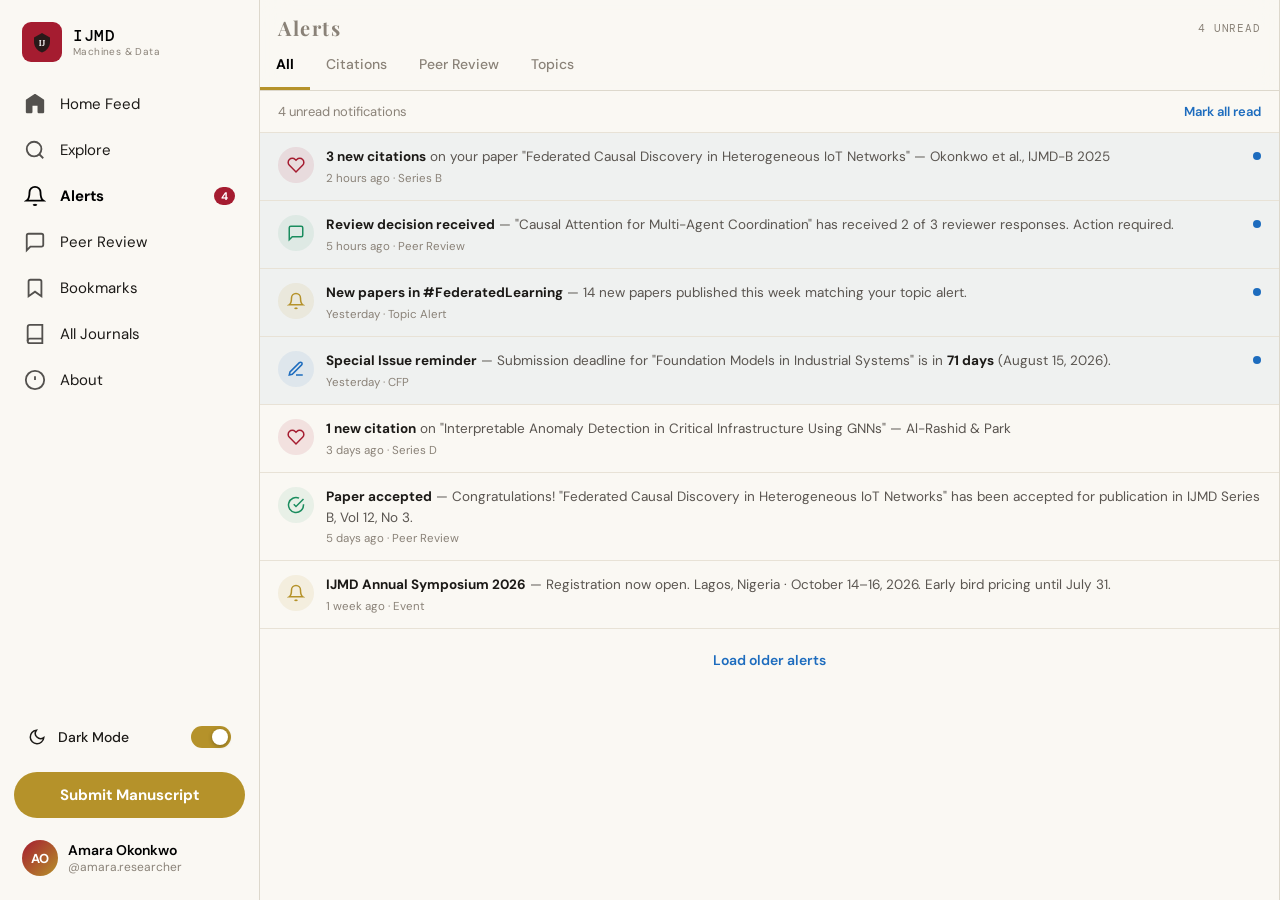
<file: ijmd/alerts.html>
<!DOCTYPE html>
<html lang="en" data-theme="dark">
<head>
  <meta charset="UTF-8"><meta name="viewport" content="width=device-width,initial-scale=1.0">
  <title>Alerts — IJMD | Research Notifications & Citation Alerts</title>
  <meta name="description" content="Manage your IJMD research alerts — new citations, peer review updates, topic notifications, and special issue announcements.">
  <meta name="robots" content="noindex,follow"><link rel="canonical" href="https://ijmd.org/alerts">
  <link rel="icon" type="image/svg+xml" href="data:image/svg+xml,<svg xmlns='http://www.w3.org/2000/svg' viewBox='0 0 32 32'><rect width='32' height='32' rx='6' fill='%23e8c96b'/><text x='16' y='22' font-family='Georgia' font-size='14' font-weight='700' fill='%23000' text-anchor='middle'>IJ</text></svg>">
  <link rel="preconnect" href="https://fonts.googleapis.com"><link rel="preconnect" href="https://fonts.gstatic.com" crossorigin>
  <link href="https://fonts.googleapis.com/css2?family=DM+Sans:wght@300;400;500;600;700&family=DM+Mono:wght@400;500&family=Playfair+Display:ital,wght@0,600;0,700;1,500&display=swap" rel="stylesheet">
  <link rel="stylesheet" href="css/ijmd.css">
</head>
<body>
  <!-- ══ MOBILE TOP HEADER ══ -->
  <header class="mobile-header">
    <a href="index.html" class="mobile-logo">
      <div class="mobile-logo-icon"><svg viewBox="0 0 22 22" fill="none"><path d="M11 2L3 6.5V11C3 15.8 6.5 20.2 11 21.5C15.5 20.2 19 15.8 19 11V6.5L11 2Z" fill="currentColor" opacity=".9"/><text x="11" y="14.5" font-family="Georgia" font-size="7.5" font-weight="700" fill="white" text-anchor="middle">IJ</text></svg></div>
      <span class="mobile-logo-text">IJMD</span>
    </a>
    <div class="mobile-header-actions">
      <button class="mobile-icon-btn" id="mobileThemeBtn" aria-label="Toggle theme">
        <svg viewBox="0 0 24 24" fill="none" stroke="currentColor" stroke-width="2" id="mobileThemeIcon"><circle cx="12" cy="12" r="5"/><line x1="12" y1="1" x2="12" y2="3"/><line x1="12" y1="21" x2="12" y2="23"/><line x1="4.22" y1="4.22" x2="5.64" y2="5.64"/><line x1="18.36" y1="18.36" x2="19.78" y2="19.78"/><line x1="1" y1="12" x2="3" y2="12"/><line x1="21" y1="12" x2="23" y2="12"/><line x1="4.22" y1="19.78" x2="5.64" y2="18.36"/><line x1="18.36" y1="5.64" x2="19.78" y2="4.22"/></svg>
      </button>
      <a href="alerts.html" class="mobile-icon-btn" aria-label="Alerts">
        <svg viewBox="0 0 24 24" fill="none" stroke="currentColor" stroke-width="2"><path d="M18 8A6 6 0 0 0 6 8c0 7-3 9-3 9h18s-3-2-3-9"/><path d="M13.73 21a2 2 0 0 1-3.46 0"/></svg>
        <span class="mobile-badge"></span>
      </a>
    </div>
  </header>
  <!-- ══ MOBILE BOTTOM TAB BAR ══ -->
  <nav class="bottom-bar" aria-label="Main navigation">
    <div class="bottom-bar-inner">
      <a href="index.html" class="bottom-tab " aria-label="Home">
        <svg viewBox="0 0 24 24" fill="currentColor" width="22" height="22"><path d="M21.591 7.146L12.52 1.157c-.316-.21-.724-.21-1.04 0l-9.071 5.99c-.26.173-.409.456-.409.757v13.183c0 .502.418.913.929.913H8.313c.511 0 .929-.411.929-.913v-7.075h5.516v7.075c0 .502.418.913.929.913h5.383c.511 0 .929-.411.929-.913V7.904c0-.302-.149-.585-.408-.758z"/></svg>
        <span>Home</span>
      </a>
      <a href="explore.html" class="bottom-tab " aria-label="Explore">
        <svg viewBox="0 0 24 24" fill="none" stroke="currentColor" stroke-width="2" width="22" height="22"><circle cx="11" cy="11" r="8"/><path d="M21 21l-4.35-4.35"/></svg>
        <span>Explore</span>
      </a>
      <a href="submit.html" class="bottom-tab-submit" aria-label="Submit manuscript">
        <svg viewBox="0 0 24 24" fill="none" stroke="currentColor" stroke-width="2.5" width="22" height="22"><line x1="12" y1="5" x2="12" y2="19"/><line x1="5" y1="12" x2="19" y2="12"/></svg>
      </a>
      <a href="journals.html" class="bottom-tab " aria-label="Journals">
        <svg viewBox="0 0 24 24" fill="none" stroke="currentColor" stroke-width="2" width="22" height="22"><path d="M4 19.5A2.5 2.5 0 0 1 6.5 17H20"/><path d="M6.5 2H20v20H6.5A2.5 2.5 0 0 1 4 19.5v-15A2.5 2.5 0 0 1 6.5 2z"/></svg>
        <span>Journals</span>
      </a>
      <a href="profile.html" class="bottom-tab " aria-label="Profile">
        <svg viewBox="0 0 24 24" fill="none" stroke="currentColor" stroke-width="2" width="22" height="22"><path d="M20 21v-2a4 4 0 0 0-4-4H8a4 4 0 0 0-4 4v2"/><circle cx="12" cy="7" r="4"/></svg>
        <span>Profile</span>
      </a>
    </div>
  </nav>

<div class="app no-right">
<aside class="sidebar">
  <a href="index.html" class="sidebar-logo"><div class="logo-icon"><svg viewBox="0 0 22 22" fill="none"><path d="M11 2L3 6.5V11C3 15.8 6.5 20.2 11 21.5C15.5 20.2 19 15.8 19 11V6.5L11 2Z" fill="currentColor" opacity=".9"/><text x="11" y="14.5" font-family="Georgia" font-size="7.5" font-weight="700" fill="white" text-anchor="middle">IJ</text></svg></div><div class="logo-wordmark"><strong>IJMD</strong><span>Machines &amp; Data</span></div></a>
  <ul class="nav-list">
    <li class="nav-item"><a href="index.html"><span class="nav-icon"><svg viewBox="0 0 24 24" fill="currentColor" width="22" height="22"><path d="M21.591 7.146L12.52 1.157c-.316-.21-.724-.21-1.04 0l-9.071 5.99c-.26.173-.409.456-.409.757v13.183c0 .502.418.913.929.913H8.313c.511 0 .929-.411.929-.913v-7.075h5.516v7.075c0 .502.418.913.929.913h5.383c.511 0 .929-.411.929-.913V7.904c0-.302-.149-.585-.408-.758z"/></svg></span><span>Home Feed</span></a></li>
    <li class="nav-item"><a href="explore.html"><span class="nav-icon"><svg viewBox="0 0 24 24" fill="none" stroke="currentColor" stroke-width="2" width="22" height="22"><circle cx="11" cy="11" r="8"/><path d="M21 21l-4.35-4.35"/></svg></span><span>Explore</span></a></li>
    <li class="nav-item active"><a href="alerts.html"><span class="nav-icon"><svg viewBox="0 0 24 24" fill="none" stroke="currentColor" stroke-width="2" width="22" height="22"><path d="M18 8A6 6 0 0 0 6 8c0 7-3 9-3 9h18s-3-2-3-9"/><path d="M13.73 21a2 2 0 0 1-3.46 0"/></svg></span><span>Alerts</span><span class="nav-badge">4</span></a></li>
    <li class="nav-item"><a href="review.html"><span class="nav-icon"><svg viewBox="0 0 24 24" fill="none" stroke="currentColor" stroke-width="2" width="22" height="22"><path d="M21 15a2 2 0 0 1-2 2H7l-4 4V5a2 2 0 0 1 2-2h14a2 2 0 0 1 2 2z"/></svg></span><span>Peer Review</span></a></li>
    <li class="nav-item"><a href="bookmarks.html"><span class="nav-icon"><svg viewBox="0 0 24 24" fill="none" stroke="currentColor" stroke-width="2" width="22" height="22"><path d="M19 21l-7-5-7 5V5a2 2 0 0 1 2-2h10a2 2 0 0 1 2 2z"/></svg></span><span>Bookmarks</span></a></li>
    <li class="nav-item"><a href="journals.html"><span class="nav-icon"><svg viewBox="0 0 24 24" fill="none" stroke="currentColor" stroke-width="2" width="22" height="22"><path d="M4 19.5A2.5 2.5 0 0 1 6.5 17H20"/><path d="M6.5 2H20v20H6.5A2.5 2.5 0 0 1 4 19.5v-15A2.5 2.5 0 0 1 6.5 2z"/></svg></span><span>All Journals</span></a></li>
    <li class="nav-item"><a href="about.html"><span class="nav-icon"><svg viewBox="0 0 24 24" fill="none" stroke="currentColor" stroke-width="2" width="22" height="22"><circle cx="12" cy="12" r="10"/><line x1="12" y1="8" x2="12" y2="12"/><line x1="12" y1="16" x2="12.01" y2="16"/></svg></span><span>About</span></a></li>
  </ul>
  <div class="theme-toggle-wrap"><button class="theme-toggle" id="themeToggle" aria-label="Toggle theme" role="switch" aria-checked="true"><svg width="18" height="18" viewBox="0 0 24 24" fill="none" stroke="currentColor" stroke-width="2" id="themeIcon"></svg><span id="themeLabel">Light Mode</span><div class="toggle-track"><div class="toggle-thumb"></div></div></button></div>
  <a href="submit.html" class="submit-btn"><span>Submit Manuscript</span></a>
  <div class="sidebar-profile"><div class="profile-avatar">AO</div><div class="profile-info"><div class="profile-name">Amara Okonkwo</div><div class="profile-handle">@amara.researcher</div></div></div>
</aside>
<main class="main-content">
  <div class="feed-header">
    <div class="feed-title-bar"><span style="font-family:'Playfair Display',serif;font-size:20px;font-weight:700;">Alerts</span><span>4 UNREAD</span></div>
    <div class="feed-tabs"><div class="feed-tab active">All</div><div class="feed-tab">Citations</div><div class="feed-tab">Peer Review</div><div class="feed-tab">Topics</div></div>
  </div>

  <div style="display:flex;align-items:center;justify-content:space-between;padding:12px 18px;border-bottom:1px solid var(--border-sub)">
    <span style="font-size:13px;color:var(--text-dim)">4 unread notifications</span>
    <button style="background:transparent;border:none;color:var(--blue);font-size:13px;font-weight:600;cursor:pointer;font-family:'DM Sans',sans-serif">Mark all read</button>
  </div>

  <div class="alert-item unread">
    <div class="alert-icon" style="background:var(--crimson-dim)"><svg width="18" height="18" viewBox="0 0 24 24" fill="none" stroke="var(--crimson)" stroke-width="2"><path d="M20.84 4.61a5.5 5.5 0 0 0-7.78 0L12 5.67l-1.06-1.06a5.5 5.5 0 0 0-7.78 7.78l1.06 1.06L12 21.23l7.78-7.78 1.06-1.06a5.5 5.5 0 0 0 0-7.78z"/></svg></div>
    <div style="flex:1"><div class="alert-text"><strong>3 new citations</strong> on your paper "Federated Causal Discovery in Heterogeneous IoT Networks" — Okonkwo et al., IJMD-B 2025</div><div class="alert-time">2 hours ago · Series B</div></div>
    <div class="unread-dot"></div>
  </div>

  <div class="alert-item unread">
    <div class="alert-icon" style="background:var(--green-dim)"><svg width="18" height="18" viewBox="0 0 24 24" fill="none" stroke="var(--green)" stroke-width="2"><path d="M21 15a2 2 0 0 1-2 2H7l-4 4V5a2 2 0 0 1 2-2h14a2 2 0 0 1 2 2z"/></svg></div>
    <div style="flex:1"><div class="alert-text"><strong>Review decision received</strong> — "Causal Attention for Multi-Agent Coordination" has received 2 of 3 reviewer responses. Action required.</div><div class="alert-time">5 hours ago · Peer Review</div></div>
    <div class="unread-dot"></div>
  </div>

  <div class="alert-item unread">
    <div class="alert-icon" style="background:var(--accent-dim)"><svg width="18" height="18" viewBox="0 0 24 24" fill="none" stroke="var(--accent)" stroke-width="2"><path d="M18 8A6 6 0 0 0 6 8c0 7-3 9-3 9h18s-3-2-3-9"/><path d="M13.73 21a2 2 0 0 1-3.46 0"/></svg></div>
    <div style="flex:1"><div class="alert-text"><strong>New papers in #FederatedLearning</strong> — 14 new papers published this week matching your topic alert.</div><div class="alert-time">Yesterday · Topic Alert</div></div>
    <div class="unread-dot"></div>
  </div>

  <div class="alert-item unread">
    <div class="alert-icon" style="background:var(--blue-dim)"><svg width="18" height="18" viewBox="0 0 24 24" fill="none" stroke="var(--blue)" stroke-width="2"><path d="M12 20h9"/><path d="M16.5 3.5a2.121 2.121 0 0 1 3 3L7 19l-4 1 1-4L16.5 3.5z"/></svg></div>
    <div style="flex:1"><div class="alert-text"><strong>Special Issue reminder</strong> — Submission deadline for "Foundation Models in Industrial Systems" is in <strong>71 days</strong> (August 15, 2026).</div><div class="alert-time">Yesterday · CFP</div></div>
    <div class="unread-dot"></div>
  </div>

  <div class="alert-item">
    <div class="alert-icon" style="background:var(--crimson-dim)"><svg width="18" height="18" viewBox="0 0 24 24" fill="none" stroke="var(--crimson)" stroke-width="2"><path d="M20.84 4.61a5.5 5.5 0 0 0-7.78 0L12 5.67l-1.06-1.06a5.5 5.5 0 0 0-7.78 7.78l1.06 1.06L12 21.23l7.78-7.78 1.06-1.06a5.5 5.5 0 0 0 0-7.78z"/></svg></div>
    <div style="flex:1"><div class="alert-text"><strong>1 new citation</strong> on "Interpretable Anomaly Detection in Critical Infrastructure Using GNNs" — Al-Rashid &amp; Park</div><div class="alert-time">3 days ago · Series D</div></div>
  </div>

  <div class="alert-item">
    <div class="alert-icon" style="background:var(--green-dim)"><svg width="18" height="18" viewBox="0 0 24 24" fill="none" stroke="var(--green)" stroke-width="2"><path d="M22 11.08V12a10 10 0 1 1-5.93-9.14"/><polyline points="22 4 12 14.01 9 11.01"/></svg></div>
    <div style="flex:1"><div class="alert-text"><strong>Paper accepted</strong> — Congratulations! "Federated Causal Discovery in Heterogeneous IoT Networks" has been accepted for publication in IJMD Series B, Vol 12, No 3.</div><div class="alert-time">5 days ago · Peer Review</div></div>
  </div>

  <div class="alert-item">
    <div class="alert-icon" style="background:var(--accent-dim)"><svg width="18" height="18" viewBox="0 0 24 24" fill="none" stroke="var(--accent)" stroke-width="2"><path d="M18 8A6 6 0 0 0 6 8c0 7-3 9-3 9h18s-3-2-3-9"/><path d="M13.73 21a2 2 0 0 1-3.46 0"/></svg></div>
    <div style="flex:1"><div class="alert-text"><strong>IJMD Annual Symposium 2026</strong> — Registration now open. Lagos, Nigeria · October 14–16, 2026. Early bird pricing until July 31.</div><div class="alert-time">1 week ago · Event</div></div>
  </div>

  <div class="load-more">Load older alerts</div>
</main>
</div>
<script src="js/ijmd.js"></script>
</body>
</html>
</file>
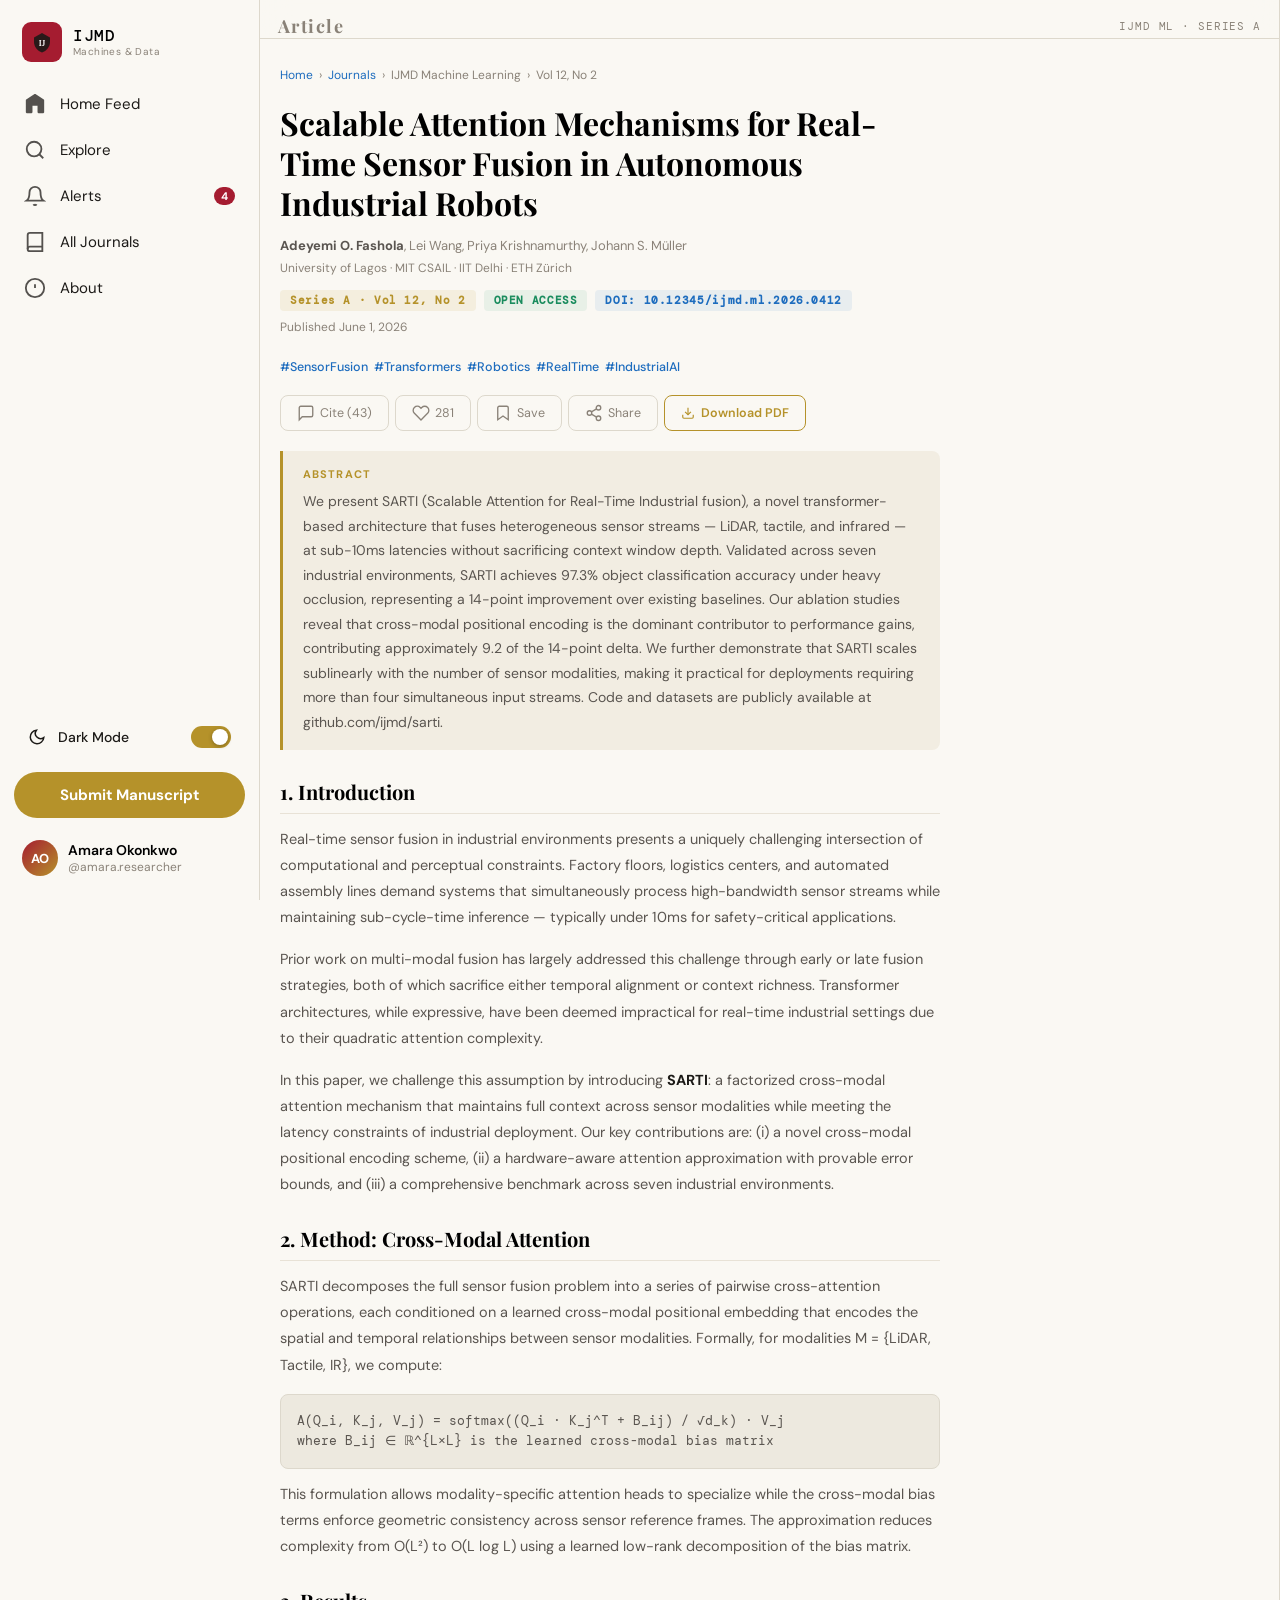
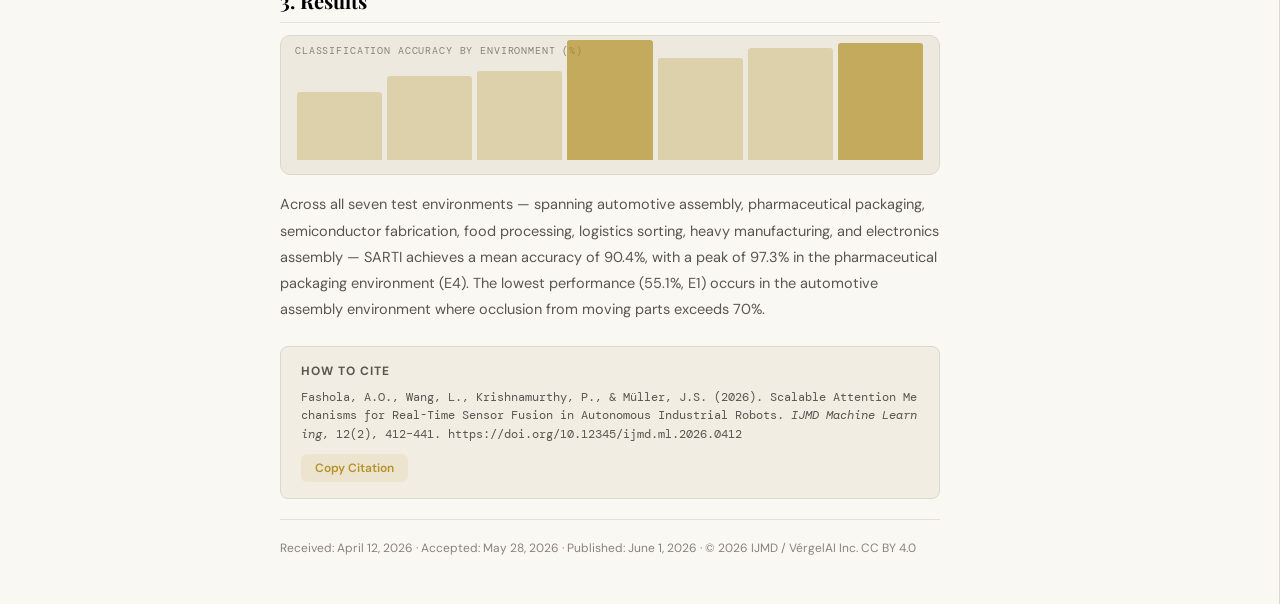
<file: ijmd/article.html>
<!DOCTYPE html>
<html lang="en" data-theme="dark">
<head>
  <meta charset="UTF-8"><meta name="viewport" content="width=device-width,initial-scale=1.0">
  <title>Scalable Attention Mechanisms for Real-Time Sensor Fusion — IJMD</title>
  <meta name="description" content="SARTI: transformer-based sensor fusion for industrial robots. 97.3% accuracy, sub-10ms latency. IJMD Machine Learning, Vol 12, 2026.">
  <meta name="robots" content="index,follow"><link rel="canonical" href="https://ijmd.org/articles/ml/sarti-2026">
  <meta name="citation_title" content="Scalable Attention Mechanisms for Real-Time Sensor Fusion in Autonomous Industrial Robots">
  <meta name="citation_author" content="Fashola, Adeyemi O."><meta name="citation_author" content="Wang, Lei"><meta name="citation_author" content="Krishnamurthy, Priya">
  <meta name="citation_publication_date" content="2026/06/01"><meta name="citation_journal_title" content="IJMD Machine Learning">
  <meta name="citation_volume" content="12"><meta name="citation_issue" content="2">
  <meta name="citation_doi" content="10.12345/ijmd.ml.2026.0412"><meta name="citation_issn" content="2398-4471">
  <meta property="og:title" content="Scalable Attention Mechanisms for Real-Time Sensor Fusion — IJMD">
  <meta property="og:description" content="SARTI achieves 97.3% accuracy in industrial sensor fusion at sub-10ms latency.">
  <link rel="icon" type="image/svg+xml" href="data:image/svg+xml,<svg xmlns='http://www.w3.org/2000/svg' viewBox='0 0 32 32'><rect width='32' height='32' rx='6' fill='%23e8c96b'/><text x='16' y='22' font-family='Georgia' font-size='14' font-weight='700' fill='%23000' text-anchor='middle'>IJ</text></svg>">
  <link rel="preconnect" href="https://fonts.googleapis.com"><link rel="preconnect" href="https://fonts.gstatic.com" crossorigin>
  <link href="https://fonts.googleapis.com/css2?family=DM+Sans:wght@300;400;500;600;700&family=DM+Mono:wght@400;500&family=Playfair+Display:ital,wght@0,600;0,700;1,500&display=swap" rel="stylesheet">
  <link rel="stylesheet" href="css/ijmd.css">
  <script type="application/ld+json">{"@context":"https://schema.org","@type":"ScholarlyArticle","headline":"Scalable Attention Mechanisms for Real-Time Sensor Fusion in Autonomous Industrial Robots","author":[{"@type":"Person","name":"Adeyemi O. Fashola"},{"@type":"Person","name":"Lei Wang"},{"@type":"Person","name":"Priya Krishnamurthy"}],"datePublished":"2026-06-01","publisher":{"@type":"Organization","name":"IJMD / VérgelAI"},"isPartOf":{"@type":"Periodical","name":"IJMD Machine Learning","issn":"2398-4471"},"url":"https://ijmd.org/articles/ml/sarti-2026","abstract":"Transformer-based sensor fusion architecture achieving 97.3% accuracy at sub-10ms latency across seven industrial environments."}</script>
</head>
<body>
  <!-- ══ MOBILE TOP HEADER ══ -->
  <header class="mobile-header">
    <a href="index.html" class="mobile-logo">
      <div class="mobile-logo-icon"><svg viewBox="0 0 22 22" fill="none"><path d="M11 2L3 6.5V11C3 15.8 6.5 20.2 11 21.5C15.5 20.2 19 15.8 19 11V6.5L11 2Z" fill="currentColor" opacity=".9"/><text x="11" y="14.5" font-family="Georgia" font-size="7.5" font-weight="700" fill="white" text-anchor="middle">IJ</text></svg></div>
      <span class="mobile-logo-text">IJMD</span>
    </a>
    <div class="mobile-header-actions">
      <button class="mobile-icon-btn" id="mobileThemeBtn" aria-label="Toggle theme">
        <svg viewBox="0 0 24 24" fill="none" stroke="currentColor" stroke-width="2" id="mobileThemeIcon"><circle cx="12" cy="12" r="5"/><line x1="12" y1="1" x2="12" y2="3"/><line x1="12" y1="21" x2="12" y2="23"/><line x1="4.22" y1="4.22" x2="5.64" y2="5.64"/><line x1="18.36" y1="18.36" x2="19.78" y2="19.78"/><line x1="1" y1="12" x2="3" y2="12"/><line x1="21" y1="12" x2="23" y2="12"/><line x1="4.22" y1="19.78" x2="5.64" y2="18.36"/><line x1="18.36" y1="5.64" x2="19.78" y2="4.22"/></svg>
      </button>
      <a href="alerts.html" class="mobile-icon-btn" aria-label="Alerts">
        <svg viewBox="0 0 24 24" fill="none" stroke="currentColor" stroke-width="2"><path d="M18 8A6 6 0 0 0 6 8c0 7-3 9-3 9h18s-3-2-3-9"/><path d="M13.73 21a2 2 0 0 1-3.46 0"/></svg>
        <span class="mobile-badge"></span>
      </a>
    </div>
  </header>
  <!-- ══ MOBILE BOTTOM TAB BAR ══ -->
  <nav class="bottom-bar" aria-label="Main navigation">
    <div class="bottom-bar-inner">
      <a href="index.html" class="bottom-tab " aria-label="Home">
        <svg viewBox="0 0 24 24" fill="currentColor" width="22" height="22"><path d="M21.591 7.146L12.52 1.157c-.316-.21-.724-.21-1.04 0l-9.071 5.99c-.26.173-.409.456-.409.757v13.183c0 .502.418.913.929.913H8.313c.511 0 .929-.411.929-.913v-7.075h5.516v7.075c0 .502.418.913.929.913h5.383c.511 0 .929-.411.929-.913V7.904c0-.302-.149-.585-.408-.758z"/></svg>
        <span>Home</span>
      </a>
      <a href="explore.html" class="bottom-tab " aria-label="Explore">
        <svg viewBox="0 0 24 24" fill="none" stroke="currentColor" stroke-width="2" width="22" height="22"><circle cx="11" cy="11" r="8"/><path d="M21 21l-4.35-4.35"/></svg>
        <span>Explore</span>
      </a>
      <a href="submit.html" class="bottom-tab-submit" aria-label="Submit manuscript">
        <svg viewBox="0 0 24 24" fill="none" stroke="currentColor" stroke-width="2.5" width="22" height="22"><line x1="12" y1="5" x2="12" y2="19"/><line x1="5" y1="12" x2="19" y2="12"/></svg>
      </a>
      <a href="journals.html" class="bottom-tab " aria-label="Journals">
        <svg viewBox="0 0 24 24" fill="none" stroke="currentColor" stroke-width="2" width="22" height="22"><path d="M4 19.5A2.5 2.5 0 0 1 6.5 17H20"/><path d="M6.5 2H20v20H6.5A2.5 2.5 0 0 1 4 19.5v-15A2.5 2.5 0 0 1 6.5 2z"/></svg>
        <span>Journals</span>
      </a>
      <a href="profile.html" class="bottom-tab " aria-label="Profile">
        <svg viewBox="0 0 24 24" fill="none" stroke="currentColor" stroke-width="2" width="22" height="22"><path d="M20 21v-2a4 4 0 0 0-4-4H8a4 4 0 0 0-4 4v2"/><circle cx="12" cy="7" r="4"/></svg>
        <span>Profile</span>
      </a>
    </div>
  </nav>

<div class="app no-right">

<aside class="sidebar">
  <a href="index.html" class="sidebar-logo"><div class="logo-icon"><svg viewBox="0 0 22 22" fill="none"><path d="M11 2L3 6.5V11C3 15.8 6.5 20.2 11 21.5C15.5 20.2 19 15.8 19 11V6.5L11 2Z" fill="currentColor" opacity=".9"/><text x="11" y="14.5" font-family="Georgia" font-size="7.5" font-weight="700" fill="white" text-anchor="middle">IJ</text></svg></div><div class="logo-wordmark"><strong>IJMD</strong><span>Machines &amp; Data</span></div></a>
  <ul class="nav-list">
    <li class="nav-item"><a href="index.html"><span class="nav-icon"><svg viewBox="0 0 24 24" fill="currentColor" width="22" height="22"><path d="M21.591 7.146L12.52 1.157c-.316-.21-.724-.21-1.04 0l-9.071 5.99c-.26.173-.409.456-.409.757v13.183c0 .502.418.913.929.913H8.313c.511 0 .929-.411.929-.913v-7.075h5.516v7.075c0 .502.418.913.929.913h5.383c.511 0 .929-.411.929-.913V7.904c0-.302-.149-.585-.408-.758z"/></svg></span><span>Home Feed</span></a></li>
    <li class="nav-item"><a href="explore.html"><span class="nav-icon"><svg viewBox="0 0 24 24" fill="none" stroke="currentColor" stroke-width="2" width="22" height="22"><circle cx="11" cy="11" r="8"/><path d="M21 21l-4.35-4.35"/></svg></span><span>Explore</span></a></li>
    <li class="nav-item"><a href="alerts.html"><span class="nav-icon"><svg viewBox="0 0 24 24" fill="none" stroke="currentColor" stroke-width="2" width="22" height="22"><path d="M18 8A6 6 0 0 0 6 8c0 7-3 9-3 9h18s-3-2-3-9"/><path d="M13.73 21a2 2 0 0 1-3.46 0"/></svg></span><span>Alerts</span><span class="nav-badge">4</span></a></li>
    <li class="nav-item"><a href="journals.html"><span class="nav-icon"><svg viewBox="0 0 24 24" fill="none" stroke="currentColor" stroke-width="2" width="22" height="22"><path d="M4 19.5A2.5 2.5 0 0 1 6.5 17H20"/><path d="M6.5 2H20v20H6.5A2.5 2.5 0 0 1 4 19.5v-15A2.5 2.5 0 0 1 6.5 2z"/></svg></span><span>All Journals</span></a></li>
    <li class="nav-item"><a href="about.html"><span class="nav-icon"><svg viewBox="0 0 24 24" fill="none" stroke="currentColor" stroke-width="2" width="22" height="22"><circle cx="12" cy="12" r="10"/><line x1="12" y1="8" x2="12" y2="12"/><line x1="12" y1="16" x2="12.01" y2="16"/></svg></span><span>About</span></a></li>
  </ul>
  <div class="theme-toggle-wrap"><button class="theme-toggle" id="themeToggle" aria-label="Toggle theme" role="switch" aria-checked="true"><svg width="18" height="18" viewBox="0 0 24 24" fill="none" stroke="currentColor" stroke-width="2" id="themeIcon"></svg><span id="themeLabel">Light Mode</span><div class="toggle-track"><div class="toggle-thumb"></div></div></button></div>
  <a href="submit.html" class="submit-btn"><span>Submit Manuscript</span></a>
  <div class="sidebar-profile"><div class="profile-avatar">AO</div><div class="profile-info"><div class="profile-name">Amara Okonkwo</div><div class="profile-handle">@amara.researcher</div></div></div>
</aside>

<main class="main-content">
  <div class="feed-header" style="padding:0">
    <div class="feed-title-bar"><span style="font-family:'Playfair Display',serif;font-size:18px;font-weight:700;">Article</span><span>IJMD ML · SERIES A</span></div>
  </div>

  <div class="article-detail">
    <div class="article-breadcrumb">
      <a href="index.html">Home</a> <span>›</span>
      <a href="journals.html">Journals</a> <span>›</span>
      <span>IJMD Machine Learning</span> <span>›</span>
      <span>Vol 12, No 2</span>
    </div>

    <h1 class="article-h1">Scalable Attention Mechanisms for Real-Time Sensor Fusion in Autonomous Industrial Robots</h1>

    <div class="article-byline"><strong>Adeyemi O. Fashola</strong>, Lei Wang, Priya Krishnamurthy, Johann S. Müller</div>
    <div class="article-byline" style="margin-top:3px;font-size:12px">University of Lagos · MIT CSAIL · IIT Delhi · ETH Zürich</div>

    <div class="article-meta-chips" style="margin-top:14px">
      <span class="meta-chip series">Series A · Vol 12, No 2</span>
      <span class="meta-chip oa">OPEN ACCESS</span>
      <span class="meta-chip doi">DOI: 10.12345/ijmd.ml.2026.0412</span>
      <span style="font-size:12px;color:var(--text-dim)">Published June 1, 2026</span>
    </div>

    <div class="paper-tags" style="margin-bottom:20px">
      <a class="ptag" href="explore.html">#SensorFusion</a><a class="ptag" href="explore.html">#Transformers</a><a class="ptag" href="explore.html">#Robotics</a><a class="ptag" href="explore.html">#RealTime</a><a class="ptag" href="explore.html">#IndustrialAI</a>
    </div>

    <div class="paper-actions" style="max-width:100%;justify-content:flex-start;gap:6px;margin-bottom:20px;flex-wrap:wrap">
      <button class="action-btn cite" type="button" style="border:1px solid var(--border);padding:8px 16px;border-radius:8px"><svg viewBox="0 0 24 24" fill="none" stroke="currentColor" stroke-width="1.8"><path d="M21 15a2 2 0 0 1-2 2H7l-4 4V5a2 2 0 0 1 2-2h14a2 2 0 0 1 2 2z"/></svg><span>Cite (43)</span></button>
      <button class="action-btn like" type="button" data-count="281" style="border:1px solid var(--border);padding:8px 16px;border-radius:8px"><svg viewBox="0 0 24 24" fill="none" stroke="currentColor" stroke-width="1.8"><path d="M20.84 4.61a5.5 5.5 0 0 0-7.78 0L12 5.67l-1.06-1.06a5.5 5.5 0 0 0-7.78 7.78l1.06 1.06L12 21.23l7.78-7.78 1.06-1.06a5.5 5.5 0 0 0 0-7.78z"/></svg><span>281</span></button>
      <button class="action-btn save" type="button" style="border:1px solid var(--border);padding:8px 16px;border-radius:8px"><svg viewBox="0 0 24 24" fill="none" stroke="currentColor" stroke-width="1.8"><path d="M19 21l-7-5-7 5V5a2 2 0 0 1 2-2h10a2 2 0 0 1 2 2z"/></svg><span>Save</span></button>
      <button class="action-btn share" type="button" style="border:1px solid var(--border);padding:8px 16px;border-radius:8px"><svg viewBox="0 0 24 24" fill="none" stroke="currentColor" stroke-width="1.8"><circle cx="18" cy="5" r="3"/><circle cx="6" cy="12" r="3"/><circle cx="18" cy="19" r="3"/><line x1="8.59" y1="13.51" x2="15.42" y2="17.49"/><line x1="15.41" y1="6.51" x2="8.59" y2="10.49"/></svg><span>Share</span></button>
      <a href="#" style="border:1px solid var(--accent);padding:8px 16px;border-radius:8px;font-size:12.5px;color:var(--accent);font-weight:600;display:inline-flex;align-items:center;gap:6px"><svg width="14" height="14" viewBox="0 0 24 24" fill="none" stroke="currentColor" stroke-width="2"><path d="M21 15v4a2 2 0 0 1-2 2H5a2 2 0 0 1-2-2v-4"/><polyline points="7 10 12 15 17 10"/><line x1="12" y1="15" x2="12" y2="3"/></svg>Download PDF</a>
    </div>

    <div class="article-abstract-block">
      <div class="abstract-label">Abstract</div>
      <div class="abstract-text">We present SARTI (Scalable Attention for Real-Time Industrial fusion), a novel transformer-based architecture that fuses heterogeneous sensor streams — LiDAR, tactile, and infrared — at sub-10ms latencies without sacrificing context window depth. Validated across seven industrial environments, SARTI achieves 97.3% object classification accuracy under heavy occlusion, representing a 14-point improvement over existing baselines. Our ablation studies reveal that cross-modal positional encoding is the dominant contributor to performance gains, contributing approximately 9.2 of the 14-point delta. We further demonstrate that SARTI scales sublinearly with the number of sensor modalities, making it practical for deployments requiring more than four simultaneous input streams. Code and datasets are publicly available at github.com/ijmd/sarti.</div>
    </div>

    <div class="article-section-title">1. Introduction</div>
    <div class="article-body">
      <p>Real-time sensor fusion in industrial environments presents a uniquely challenging intersection of computational and perceptual constraints. Factory floors, logistics centers, and automated assembly lines demand systems that simultaneously process high-bandwidth sensor streams while maintaining sub-cycle-time inference — typically under 10ms for safety-critical applications.</p>
      <p>Prior work on multi-modal fusion has largely addressed this challenge through early or late fusion strategies, both of which sacrifice either temporal alignment or context richness. Transformer architectures, while expressive, have been deemed impractical for real-time industrial settings due to their quadratic attention complexity.</p>
      <p>In this paper, we challenge this assumption by introducing <strong>SARTI</strong>: a factorized cross-modal attention mechanism that maintains full context across sensor modalities while meeting the latency constraints of industrial deployment. Our key contributions are: (i) a novel cross-modal positional encoding scheme, (ii) a hardware-aware attention approximation with provable error bounds, and (iii) a comprehensive benchmark across seven industrial environments.</p>
    </div>

    <div class="article-section-title">2. Method: Cross-Modal Attention</div>
    <div class="article-body">
      <p>SARTI decomposes the full sensor fusion problem into a series of pairwise cross-attention operations, each conditioned on a learned cross-modal positional embedding that encodes the spatial and temporal relationships between sensor modalities. Formally, for modalities M = {LiDAR, Tactile, IR}, we compute:</p>
      <div style="background:var(--bg-input);border:1px solid var(--border);border-radius:8px;padding:16px;margin:12px 0;font-family:'DM Mono',monospace;font-size:13px;color:var(--text-mid);line-height:1.6">
        A(Q_i, K_j, V_j) = softmax((Q_i · K_j^T + B_ij) / √d_k) · V_j<br>
        where B_ij ∈ ℝ^{L×L} is the learned cross-modal bias matrix
      </div>
      <p>This formulation allows modality-specific attention heads to specialize while the cross-modal bias terms enforce geometric consistency across sensor reference frames. The approximation reduces complexity from O(L²) to O(L log L) using a learned low-rank decomposition of the bias matrix.</p>
    </div>

    <div class="article-section-title">3. Results</div>
    <div class="paper-chart-wrap" style="height:140px;margin:0 0 16px">
      <span class="chart-label-inner">CLASSIFICATION ACCURACY BY ENVIRONMENT (%)</span>
      <div class="chart-bars"><div class="cbar" style="height:55%"></div><div class="cbar" style="height:68%"></div><div class="cbar" style="height:72%"></div><div class="cbar hi" style="height:97%"></div><div class="cbar" style="height:83%"></div><div class="cbar" style="height:91%"></div><div class="cbar hi" style="height:95%"></div></div>
    </div>
    <div class="article-body">
      <p>Across all seven test environments — spanning automotive assembly, pharmaceutical packaging, semiconductor fabrication, food processing, logistics sorting, heavy manufacturing, and electronics assembly — SARTI achieves a mean accuracy of 90.4%, with a peak of 97.3% in the pharmaceutical packaging environment (E4). The lowest performance (55.1%, E1) occurs in the automotive assembly environment where occlusion from moving parts exceeds 70%.</p>
    </div>

    <div class="cite-box">
      <div class="cite-box-title">How to Cite</div>
      <div class="cite-code">Fashola, A.O., Wang, L., Krishnamurthy, P., & Müller, J.S. (2026). Scalable Attention Mechanisms for Real-Time Sensor Fusion in Autonomous Industrial Robots. <em>IJMD Machine Learning</em>, 12(2), 412–441. https://doi.org/10.12345/ijmd.ml.2026.0412</div>
      <button class="copy-btn" type="button">Copy Citation</button>
    </div>

    <div style="padding:20px 0;border-top:1px solid var(--border-sub);margin-top:20px;font-size:12px;color:var(--text-dim)">
      Received: April 12, 2026 · Accepted: May 28, 2026 · Published: June 1, 2026 · © 2026 IJMD / VérgelAI Inc. CC BY 4.0
    </div>
  </div>
</main>

</div>
<script src="js/ijmd.js"></script>
</body>
</html>
</file>
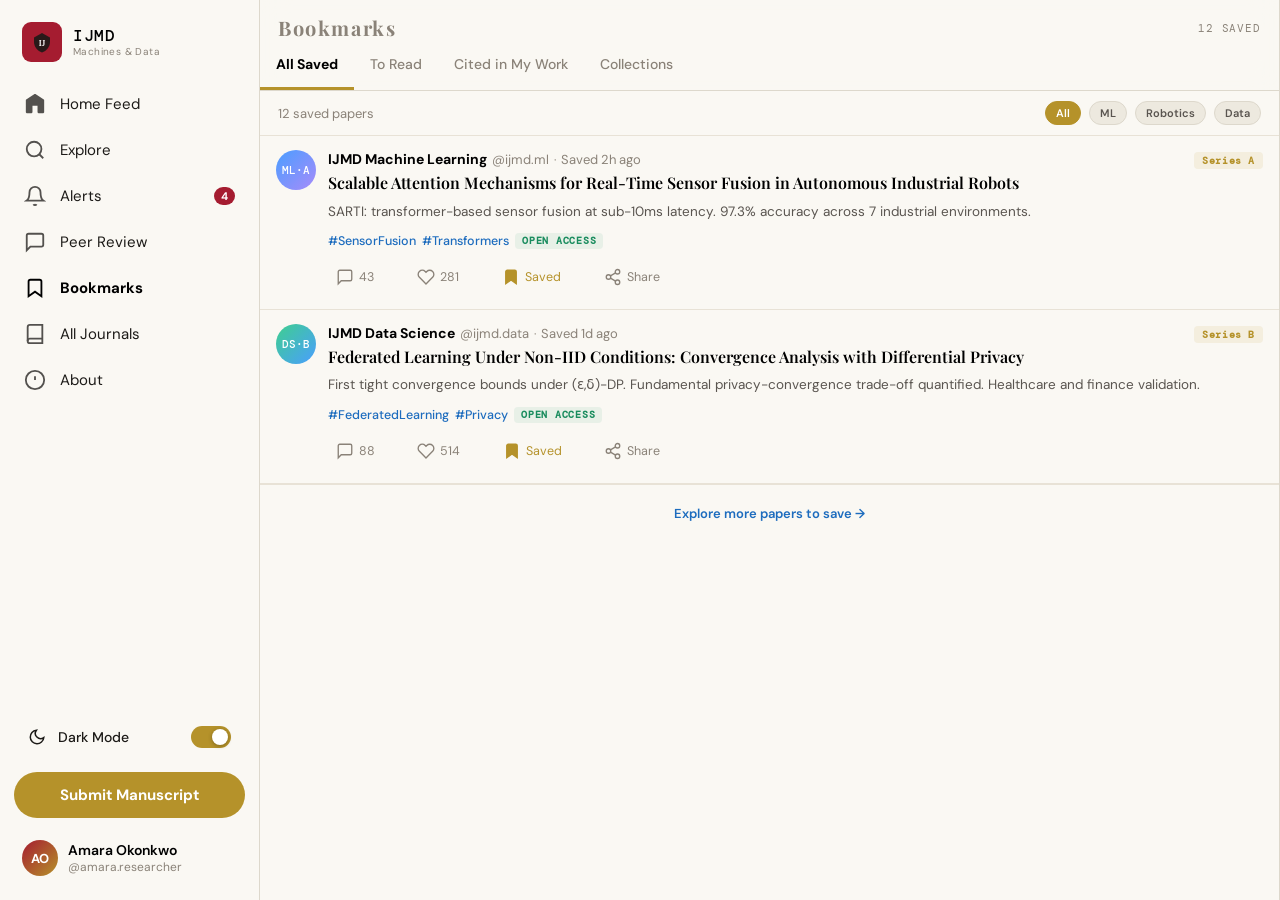
<file: ijmd/bookmarks.html>
<!DOCTYPE html>
<html lang="en" data-theme="dark">
<head>
  <meta charset="UTF-8"><meta name="viewport" content="width=device-width,initial-scale=1.0">
  <title>Bookmarks — IJMD | Your Saved Papers</title>
  <meta name="robots" content="noindex,follow">
  <link rel="icon" type="image/svg+xml" href="data:image/svg+xml,<svg xmlns='http://www.w3.org/2000/svg' viewBox='0 0 32 32'><rect width='32' height='32' rx='6' fill='%23e8c96b'/><text x='16' y='22' font-family='Georgia' font-size='14' font-weight='700' fill='%23000' text-anchor='middle'>IJ</text></svg>">
  <link rel="preconnect" href="https://fonts.googleapis.com"><link rel="preconnect" href="https://fonts.gstatic.com" crossorigin>
  <link href="https://fonts.googleapis.com/css2?family=DM+Sans:wght@300;400;500;600;700&family=DM+Mono:wght@400;500&family=Playfair+Display:ital,wght@0,600;0,700;1,500&display=swap" rel="stylesheet">
  <link rel="stylesheet" href="css/ijmd.css">
</head>
<body>
  <!-- ══ MOBILE TOP HEADER ══ -->
  <header class="mobile-header">
    <a href="index.html" class="mobile-logo">
      <div class="mobile-logo-icon"><svg viewBox="0 0 22 22" fill="none"><path d="M11 2L3 6.5V11C3 15.8 6.5 20.2 11 21.5C15.5 20.2 19 15.8 19 11V6.5L11 2Z" fill="currentColor" opacity=".9"/><text x="11" y="14.5" font-family="Georgia" font-size="7.5" font-weight="700" fill="white" text-anchor="middle">IJ</text></svg></div>
      <span class="mobile-logo-text">IJMD</span>
    </a>
    <div class="mobile-header-actions">
      <button class="mobile-icon-btn" id="mobileThemeBtn" aria-label="Toggle theme">
        <svg viewBox="0 0 24 24" fill="none" stroke="currentColor" stroke-width="2" id="mobileThemeIcon"><circle cx="12" cy="12" r="5"/><line x1="12" y1="1" x2="12" y2="3"/><line x1="12" y1="21" x2="12" y2="23"/><line x1="4.22" y1="4.22" x2="5.64" y2="5.64"/><line x1="18.36" y1="18.36" x2="19.78" y2="19.78"/><line x1="1" y1="12" x2="3" y2="12"/><line x1="21" y1="12" x2="23" y2="12"/><line x1="4.22" y1="19.78" x2="5.64" y2="18.36"/><line x1="18.36" y1="5.64" x2="19.78" y2="4.22"/></svg>
      </button>
      <a href="alerts.html" class="mobile-icon-btn" aria-label="Alerts">
        <svg viewBox="0 0 24 24" fill="none" stroke="currentColor" stroke-width="2"><path d="M18 8A6 6 0 0 0 6 8c0 7-3 9-3 9h18s-3-2-3-9"/><path d="M13.73 21a2 2 0 0 1-3.46 0"/></svg>
        <span class="mobile-badge"></span>
      </a>
    </div>
  </header>
  <!-- ══ MOBILE BOTTOM TAB BAR ══ -->
  <nav class="bottom-bar" aria-label="Main navigation">
    <div class="bottom-bar-inner">
      <a href="index.html" class="bottom-tab " aria-label="Home">
        <svg viewBox="0 0 24 24" fill="currentColor" width="22" height="22"><path d="M21.591 7.146L12.52 1.157c-.316-.21-.724-.21-1.04 0l-9.071 5.99c-.26.173-.409.456-.409.757v13.183c0 .502.418.913.929.913H8.313c.511 0 .929-.411.929-.913v-7.075h5.516v7.075c0 .502.418.913.929.913h5.383c.511 0 .929-.411.929-.913V7.904c0-.302-.149-.585-.408-.758z"/></svg>
        <span>Home</span>
      </a>
      <a href="explore.html" class="bottom-tab " aria-label="Explore">
        <svg viewBox="0 0 24 24" fill="none" stroke="currentColor" stroke-width="2" width="22" height="22"><circle cx="11" cy="11" r="8"/><path d="M21 21l-4.35-4.35"/></svg>
        <span>Explore</span>
      </a>
      <a href="submit.html" class="bottom-tab-submit" aria-label="Submit manuscript">
        <svg viewBox="0 0 24 24" fill="none" stroke="currentColor" stroke-width="2.5" width="22" height="22"><line x1="12" y1="5" x2="12" y2="19"/><line x1="5" y1="12" x2="19" y2="12"/></svg>
      </a>
      <a href="journals.html" class="bottom-tab " aria-label="Journals">
        <svg viewBox="0 0 24 24" fill="none" stroke="currentColor" stroke-width="2" width="22" height="22"><path d="M4 19.5A2.5 2.5 0 0 1 6.5 17H20"/><path d="M6.5 2H20v20H6.5A2.5 2.5 0 0 1 4 19.5v-15A2.5 2.5 0 0 1 6.5 2z"/></svg>
        <span>Journals</span>
      </a>
      <a href="profile.html" class="bottom-tab " aria-label="Profile">
        <svg viewBox="0 0 24 24" fill="none" stroke="currentColor" stroke-width="2" width="22" height="22"><path d="M20 21v-2a4 4 0 0 0-4-4H8a4 4 0 0 0-4 4v2"/><circle cx="12" cy="7" r="4"/></svg>
        <span>Profile</span>
      </a>
    </div>
  </nav>

<div class="app no-right">
<aside class="sidebar">
  <a href="index.html" class="sidebar-logo"><div class="logo-icon"><svg viewBox="0 0 22 22" fill="none"><path d="M11 2L3 6.5V11C3 15.8 6.5 20.2 11 21.5C15.5 20.2 19 15.8 19 11V6.5L11 2Z" fill="currentColor" opacity=".9"/><text x="11" y="14.5" font-family="Georgia" font-size="7.5" font-weight="700" fill="white" text-anchor="middle">IJ</text></svg></div><div class="logo-wordmark"><strong>IJMD</strong><span>Machines &amp; Data</span></div></a>
  <ul class="nav-list">
    <li class="nav-item"><a href="index.html"><span class="nav-icon"><svg viewBox="0 0 24 24" fill="currentColor" width="22" height="22"><path d="M21.591 7.146L12.52 1.157c-.316-.21-.724-.21-1.04 0l-9.071 5.99c-.26.173-.409.456-.409.757v13.183c0 .502.418.913.929.913H8.313c.511 0 .929-.411.929-.913v-7.075h5.516v7.075c0 .502.418.913.929.913h5.383c.511 0 .929-.411.929-.913V7.904c0-.302-.149-.585-.408-.758z"/></svg></span><span>Home Feed</span></a></li>
    <li class="nav-item"><a href="explore.html"><span class="nav-icon"><svg viewBox="0 0 24 24" fill="none" stroke="currentColor" stroke-width="2" width="22" height="22"><circle cx="11" cy="11" r="8"/><path d="M21 21l-4.35-4.35"/></svg></span><span>Explore</span></a></li>
    <li class="nav-item"><a href="alerts.html"><span class="nav-icon"><svg viewBox="0 0 24 24" fill="none" stroke="currentColor" stroke-width="2" width="22" height="22"><path d="M18 8A6 6 0 0 0 6 8c0 7-3 9-3 9h18s-3-2-3-9"/><path d="M13.73 21a2 2 0 0 1-3.46 0"/></svg></span><span>Alerts</span><span class="nav-badge">4</span></a></li>
    <li class="nav-item"><a href="review.html"><span class="nav-icon"><svg viewBox="0 0 24 24" fill="none" stroke="currentColor" stroke-width="2" width="22" height="22"><path d="M21 15a2 2 0 0 1-2 2H7l-4 4V5a2 2 0 0 1 2-2h14a2 2 0 0 1 2 2z"/></svg></span><span>Peer Review</span></a></li>
    <li class="nav-item active"><a href="bookmarks.html"><span class="nav-icon"><svg viewBox="0 0 24 24" fill="none" stroke="currentColor" stroke-width="2" width="22" height="22"><path d="M19 21l-7-5-7 5V5a2 2 0 0 1 2-2h10a2 2 0 0 1 2 2z"/></svg></span><span>Bookmarks</span></a></li>
    <li class="nav-item"><a href="journals.html"><span class="nav-icon"><svg viewBox="0 0 24 24" fill="none" stroke="currentColor" stroke-width="2" width="22" height="22"><path d="M4 19.5A2.5 2.5 0 0 1 6.5 17H20"/><path d="M6.5 2H20v20H6.5A2.5 2.5 0 0 1 4 19.5v-15A2.5 2.5 0 0 1 6.5 2z"/></svg></span><span>All Journals</span></a></li>
    <li class="nav-item"><a href="about.html"><span class="nav-icon"><svg viewBox="0 0 24 24" fill="none" stroke="currentColor" stroke-width="2" width="22" height="22"><circle cx="12" cy="12" r="10"/><line x1="12" y1="8" x2="12" y2="12"/><line x1="12" y1="16" x2="12.01" y2="16"/></svg></span><span>About</span></a></li>
  </ul>
  <div class="theme-toggle-wrap"><button class="theme-toggle" id="themeToggle" aria-label="Toggle theme" role="switch" aria-checked="true"><svg width="18" height="18" viewBox="0 0 24 24" fill="none" stroke="currentColor" stroke-width="2" id="themeIcon"></svg><span id="themeLabel">Light Mode</span><div class="toggle-track"><div class="toggle-thumb"></div></div></button></div>
  <a href="submit.html" class="submit-btn"><span>Submit Manuscript</span></a>
  <div class="sidebar-profile"><div class="profile-avatar">AO</div><div class="profile-info"><div class="profile-name">Amara Okonkwo</div><div class="profile-handle">@amara.researcher</div></div></div>
</aside>
<main class="main-content">
  <div class="feed-header">
    <div class="feed-title-bar"><span style="font-family:'Playfair Display',serif;font-size:20px;font-weight:700;">Bookmarks</span><span>12 SAVED</span></div>
    <div class="feed-tabs"><div class="feed-tab active">All Saved</div><div class="feed-tab">To Read</div><div class="feed-tab">Cited in My Work</div><div class="feed-tab">Collections</div></div>
  </div>

  <div style="padding:10px 18px;border-bottom:1px solid var(--border-sub);display:flex;align-items:center;justify-content:space-between">
    <span style="font-size:13px;color:var(--text-dim)">12 saved papers</span>
    <div style="display:flex;gap:8px"><span class="filter-chip active" style="font-size:11px;padding:4px 10px">All</span><span class="filter-chip" style="font-size:11px;padding:4px 10px">ML</span><span class="filter-chip" style="font-size:11px;padding:4px 10px">Robotics</span><span class="filter-chip" style="font-size:11px;padding:4px 10px">Data</span></div>
  </div>

  <article class="paper-card"><div class="paper-avatar" style="background:linear-gradient(135deg,#4a9eff,#a78bfa);">ML·A</div><div class="paper-body"><div class="paper-meta"><span class="paper-journal">IJMD Machine Learning</span><span class="paper-handle">@ijmd.ml</span><span class="paper-dot">·</span><time class="paper-time">Saved 2h ago</time><span class="paper-series">Series A</span></div><h2 class="paper-title"><a href="article.html">Scalable Attention Mechanisms for Real-Time Sensor Fusion in Autonomous Industrial Robots</a></h2><p class="paper-abstract abstract-clamp">SARTI: transformer-based sensor fusion at sub-10ms latency. 97.3% accuracy across 7 industrial environments.</p><div class="paper-tags" style="margin-top:8px"><a class="ptag" href="#">#SensorFusion</a><a class="ptag" href="#">#Transformers</a><span class="oa-badge">OPEN ACCESS</span></div><div class="paper-actions"><button class="action-btn cite" type="button"><svg viewBox="0 0 24 24" fill="none" stroke="currentColor" stroke-width="1.8"><path d="M21 15a2 2 0 0 1-2 2H7l-4 4V5a2 2 0 0 1 2-2h14a2 2 0 0 1 2 2z"/></svg><span>43</span></button><button class="action-btn like" type="button" data-count="281"><svg viewBox="0 0 24 24" fill="none" stroke="currentColor" stroke-width="1.8"><path d="M20.84 4.61a5.5 5.5 0 0 0-7.78 0L12 5.67l-1.06-1.06a5.5 5.5 0 0 0-7.78 7.78l1.06 1.06L12 21.23l7.78-7.78 1.06-1.06a5.5 5.5 0 0 0 0-7.78z"/></svg><span>281</span></button><button class="action-btn save saved" type="button"><svg viewBox="0 0 24 24" fill="var(--accent)" stroke="currentColor" stroke-width="1.8"><path d="M19 21l-7-5-7 5V5a2 2 0 0 1 2-2h10a2 2 0 0 1 2 2z"/></svg><span>Saved</span></button><button class="action-btn share" type="button"><svg viewBox="0 0 24 24" fill="none" stroke="currentColor" stroke-width="1.8"><circle cx="18" cy="5" r="3"/><circle cx="6" cy="12" r="3"/><circle cx="18" cy="19" r="3"/><line x1="8.59" y1="13.51" x2="15.42" y2="17.49"/><line x1="15.41" y1="6.51" x2="8.59" y2="10.49"/></svg><span>Share</span></button></div></div></article>

  <article class="paper-card"><div class="paper-avatar" style="background:linear-gradient(135deg,#3ecf8e,#4a9eff);">DS·B</div><div class="paper-body"><div class="paper-meta"><span class="paper-journal">IJMD Data Science</span><span class="paper-handle">@ijmd.data</span><span class="paper-dot">·</span><time class="paper-time">Saved 1d ago</time><span class="paper-series">Series B</span></div><h2 class="paper-title"><a href="article.html">Federated Learning Under Non-IID Conditions: Convergence Analysis with Differential Privacy</a></h2><p class="paper-abstract abstract-clamp">First tight convergence bounds under (ε,δ)-DP. Fundamental privacy-convergence trade-off quantified. Healthcare and finance validation.</p><div class="paper-tags" style="margin-top:8px"><a class="ptag" href="#">#FederatedLearning</a><a class="ptag" href="#">#Privacy</a><span class="oa-badge">OPEN ACCESS</span></div><div class="paper-actions"><button class="action-btn cite" type="button"><svg viewBox="0 0 24 24" fill="none" stroke="currentColor" stroke-width="1.8"><path d="M21 15a2 2 0 0 1-2 2H7l-4 4V5a2 2 0 0 1 2-2h14a2 2 0 0 1 2 2z"/></svg><span>88</span></button><button class="action-btn like" type="button" data-count="514"><svg viewBox="0 0 24 24" fill="none" stroke="currentColor" stroke-width="1.8"><path d="M20.84 4.61a5.5 5.5 0 0 0-7.78 0L12 5.67l-1.06-1.06a5.5 5.5 0 0 0-7.78 7.78l1.06 1.06L12 21.23l7.78-7.78 1.06-1.06a5.5 5.5 0 0 0 0-7.78z"/></svg><span>514</span></button><button class="action-btn save saved" type="button"><svg viewBox="0 0 24 24" fill="var(--accent)" stroke="currentColor" stroke-width="1.8"><path d="M19 21l-7-5-7 5V5a2 2 0 0 1 2-2h10a2 2 0 0 1 2 2z"/></svg><span>Saved</span></button><button class="action-btn share" type="button"><svg viewBox="0 0 24 24" fill="none" stroke="currentColor" stroke-width="1.8"><circle cx="18" cy="5" r="3"/><circle cx="6" cy="12" r="3"/><circle cx="18" cy="19" r="3"/><line x1="8.59" y1="13.51" x2="15.42" y2="17.49"/><line x1="15.41" y1="6.51" x2="8.59" y2="10.49"/></svg><span>Share</span></button></div></div></article>

  <div style="padding:20px;text-align:center;color:var(--text-dim);font-size:13px;border-top:1px solid var(--border-sub)">
    <a href="explore.html" style="color:var(--blue);font-weight:600">Explore more papers to save →</a>
  </div>
</main>
</div>
<script src="js/ijmd.js"></script>
</body>
</html>
</file>
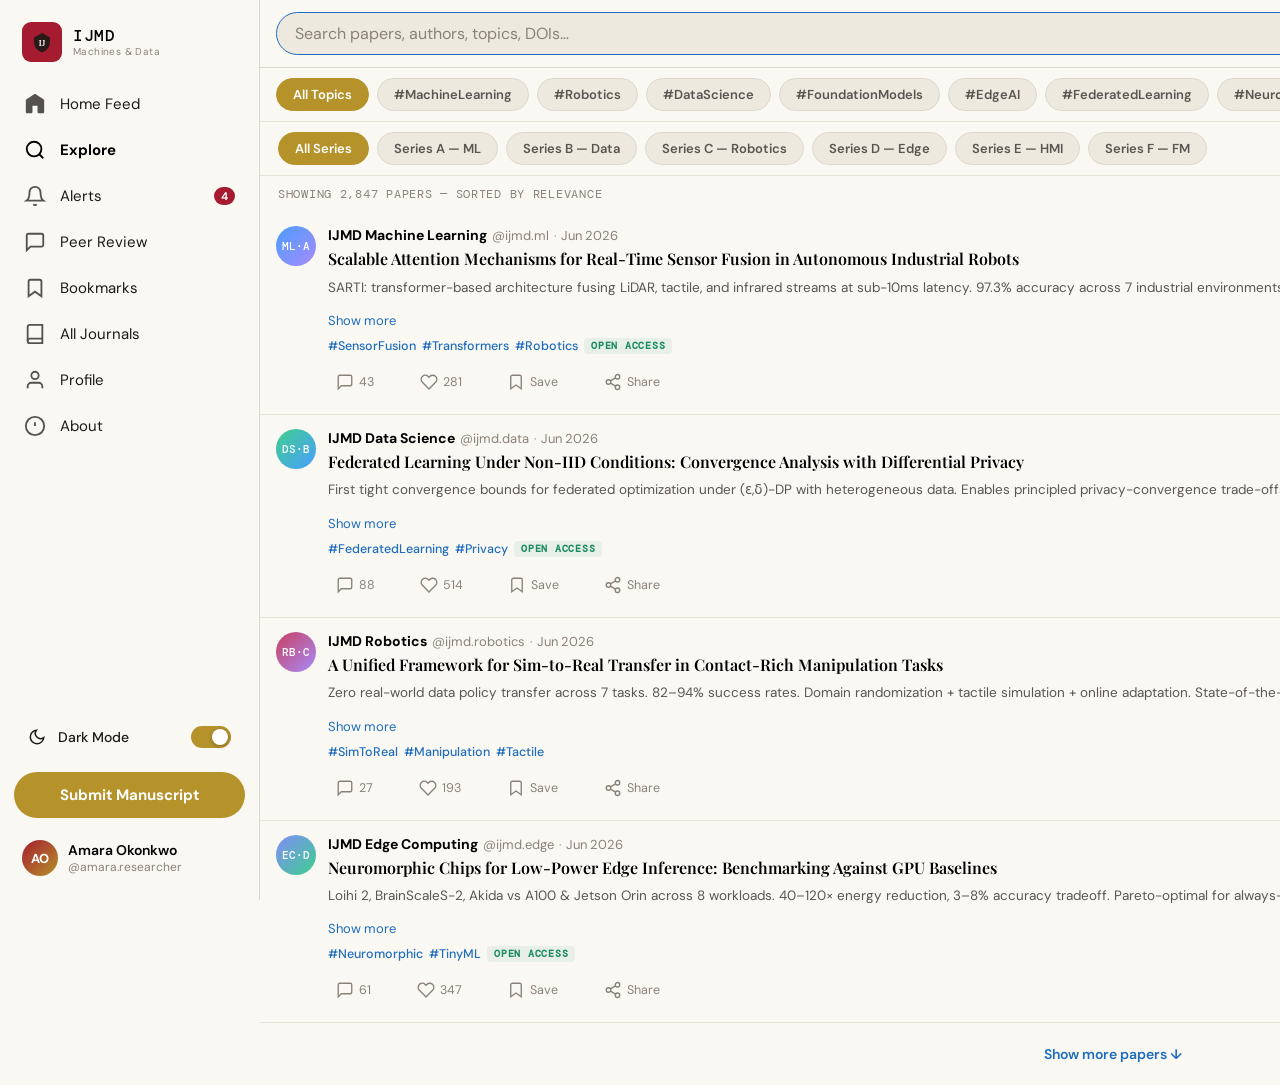
<file: ijmd/explore.html>
<!DOCTYPE html>
<html lang="en" data-theme="dark">
<head>
  <meta charset="UTF-8"><meta name="viewport" content="width=device-width,initial-scale=1.0">
  <title>Explore Research — IJMD | Search Papers, Topics & Authors</title>
  <meta name="description" content="Search and explore peer-reviewed research across machine learning, robotics, data science, and AI on IJMD. Filter by topic, journal, and date.">
  <meta name="robots" content="index,follow"><link rel="canonical" href="https://ijmd.org/explore">
  <link rel="icon" type="image/svg+xml" href="data:image/svg+xml,<svg xmlns='http://www.w3.org/2000/svg' viewBox='0 0 32 32'><rect width='32' height='32' rx='6' fill='%23e8c96b'/><text x='16' y='22' font-family='Georgia' font-size='14' font-weight='700' fill='%23000' text-anchor='middle'>IJ</text></svg>">
  <link rel="preconnect" href="https://fonts.googleapis.com"><link rel="preconnect" href="https://fonts.gstatic.com" crossorigin>
  <link href="https://fonts.googleapis.com/css2?family=DM+Sans:wght@300;400;500;600;700&family=DM+Mono:wght@400;500&family=Playfair+Display:ital,wght@0,600;0,700;1,500&display=swap" rel="stylesheet">
  <link rel="stylesheet" href="css/ijmd.css">
</head>
<body>
  <!-- ══ MOBILE TOP HEADER ══ -->
  <header class="mobile-header">
    <a href="index.html" class="mobile-logo">
      <div class="mobile-logo-icon"><svg viewBox="0 0 22 22" fill="none"><path d="M11 2L3 6.5V11C3 15.8 6.5 20.2 11 21.5C15.5 20.2 19 15.8 19 11V6.5L11 2Z" fill="currentColor" opacity=".9"/><text x="11" y="14.5" font-family="Georgia" font-size="7.5" font-weight="700" fill="white" text-anchor="middle">IJ</text></svg></div>
      <span class="mobile-logo-text">IJMD</span>
    </a>
    <div class="mobile-header-actions">
      <button class="mobile-icon-btn" id="mobileThemeBtn" aria-label="Toggle theme">
        <svg viewBox="0 0 24 24" fill="none" stroke="currentColor" stroke-width="2" id="mobileThemeIcon"><circle cx="12" cy="12" r="5"/><line x1="12" y1="1" x2="12" y2="3"/><line x1="12" y1="21" x2="12" y2="23"/><line x1="4.22" y1="4.22" x2="5.64" y2="5.64"/><line x1="18.36" y1="18.36" x2="19.78" y2="19.78"/><line x1="1" y1="12" x2="3" y2="12"/><line x1="21" y1="12" x2="23" y2="12"/><line x1="4.22" y1="19.78" x2="5.64" y2="18.36"/><line x1="18.36" y1="5.64" x2="19.78" y2="4.22"/></svg>
      </button>
      <a href="alerts.html" class="mobile-icon-btn" aria-label="Alerts">
        <svg viewBox="0 0 24 24" fill="none" stroke="currentColor" stroke-width="2"><path d="M18 8A6 6 0 0 0 6 8c0 7-3 9-3 9h18s-3-2-3-9"/><path d="M13.73 21a2 2 0 0 1-3.46 0"/></svg>
        <span class="mobile-badge"></span>
      </a>
    </div>
  </header>
  <!-- ══ MOBILE BOTTOM TAB BAR ══ -->
  <nav class="bottom-bar" aria-label="Main navigation">
    <div class="bottom-bar-inner">
      <a href="index.html" class="bottom-tab " aria-label="Home">
        <svg viewBox="0 0 24 24" fill="currentColor" width="22" height="22"><path d="M21.591 7.146L12.52 1.157c-.316-.21-.724-.21-1.04 0l-9.071 5.99c-.26.173-.409.456-.409.757v13.183c0 .502.418.913.929.913H8.313c.511 0 .929-.411.929-.913v-7.075h5.516v7.075c0 .502.418.913.929.913h5.383c.511 0 .929-.411.929-.913V7.904c0-.302-.149-.585-.408-.758z"/></svg>
        <span>Home</span>
      </a>
      <a href="explore.html" class="bottom-tab active" aria-label="Explore">
        <svg viewBox="0 0 24 24" fill="none" stroke="currentColor" stroke-width="2" width="22" height="22"><circle cx="11" cy="11" r="8"/><path d="M21 21l-4.35-4.35"/></svg>
        <span>Explore</span>
      </a>
      <a href="submit.html" class="bottom-tab-submit" aria-label="Submit manuscript">
        <svg viewBox="0 0 24 24" fill="none" stroke="currentColor" stroke-width="2.5" width="22" height="22"><line x1="12" y1="5" x2="12" y2="19"/><line x1="5" y1="12" x2="19" y2="12"/></svg>
      </a>
      <a href="journals.html" class="bottom-tab " aria-label="Journals">
        <svg viewBox="0 0 24 24" fill="none" stroke="currentColor" stroke-width="2" width="22" height="22"><path d="M4 19.5A2.5 2.5 0 0 1 6.5 17H20"/><path d="M6.5 2H20v20H6.5A2.5 2.5 0 0 1 4 19.5v-15A2.5 2.5 0 0 1 6.5 2z"/></svg>
        <span>Journals</span>
      </a>
      <a href="profile.html" class="bottom-tab " aria-label="Profile">
        <svg viewBox="0 0 24 24" fill="none" stroke="currentColor" stroke-width="2" width="22" height="22"><path d="M20 21v-2a4 4 0 0 0-4-4H8a4 4 0 0 0-4 4v2"/><circle cx="12" cy="7" r="4"/></svg>
        <span>Profile</span>
      </a>
    </div>
  </nav>

<div class="app no-right">
<aside class="sidebar">
  <a href="index.html" class="sidebar-logo"><div class="logo-icon"><svg viewBox="0 0 22 22" fill="none"><path d="M11 2L3 6.5V11C3 15.8 6.5 20.2 11 21.5C15.5 20.2 19 15.8 19 11V6.5L11 2Z" fill="currentColor" opacity=".9"/><text x="11" y="14.5" font-family="Georgia" font-size="7.5" font-weight="700" fill="white" text-anchor="middle">IJ</text></svg></div><div class="logo-wordmark"><strong>IJMD</strong><span>Machines &amp; Data</span></div></a>
  <ul class="nav-list">
    <li class="nav-item"><a href="index.html"><span class="nav-icon"><svg viewBox="0 0 24 24" fill="currentColor" width="22" height="22"><path d="M21.591 7.146L12.52 1.157c-.316-.21-.724-.21-1.04 0l-9.071 5.99c-.26.173-.409.456-.409.757v13.183c0 .502.418.913.929.913H8.313c.511 0 .929-.411.929-.913v-7.075h5.516v7.075c0 .502.418.913.929.913h5.383c.511 0 .929-.411.929-.913V7.904c0-.302-.149-.585-.408-.758z"/></svg></span><span>Home Feed</span></a></li>
    <li class="nav-item active"><a href="explore.html"><span class="nav-icon"><svg viewBox="0 0 24 24" fill="none" stroke="currentColor" stroke-width="2" width="22" height="22"><circle cx="11" cy="11" r="8"/><path d="M21 21l-4.35-4.35"/></svg></span><span>Explore</span></a></li>
    <li class="nav-item"><a href="alerts.html"><span class="nav-icon"><svg viewBox="0 0 24 24" fill="none" stroke="currentColor" stroke-width="2" width="22" height="22"><path d="M18 8A6 6 0 0 0 6 8c0 7-3 9-3 9h18s-3-2-3-9"/><path d="M13.73 21a2 2 0 0 1-3.46 0"/></svg></span><span>Alerts</span><span class="nav-badge">4</span></a></li>
    <li class="nav-item"><a href="review.html"><span class="nav-icon"><svg viewBox="0 0 24 24" fill="none" stroke="currentColor" stroke-width="2" width="22" height="22"><path d="M21 15a2 2 0 0 1-2 2H7l-4 4V5a2 2 0 0 1 2-2h14a2 2 0 0 1 2 2z"/></svg></span><span>Peer Review</span></a></li>
    <li class="nav-item"><a href="bookmarks.html"><span class="nav-icon"><svg viewBox="0 0 24 24" fill="none" stroke="currentColor" stroke-width="2" width="22" height="22"><path d="M19 21l-7-5-7 5V5a2 2 0 0 1 2-2h10a2 2 0 0 1 2 2z"/></svg></span><span>Bookmarks</span></a></li>
    <li class="nav-item"><a href="journals.html"><span class="nav-icon"><svg viewBox="0 0 24 24" fill="none" stroke="currentColor" stroke-width="2" width="22" height="22"><path d="M4 19.5A2.5 2.5 0 0 1 6.5 17H20"/><path d="M6.5 2H20v20H6.5A2.5 2.5 0 0 1 4 19.5v-15A2.5 2.5 0 0 1 6.5 2z"/></svg></span><span>All Journals</span></a></li>
    <li class="nav-item"><a href="profile.html"><span class="nav-icon"><svg viewBox="0 0 24 24" fill="none" stroke="currentColor" stroke-width="2" width="22" height="22"><path d="M20 21v-2a4 4 0 0 0-4-4H8a4 4 0 0 0-4 4v2"/><circle cx="12" cy="7" r="4"/></svg></span><span>Profile</span></a></li>
    <li class="nav-item"><a href="about.html"><span class="nav-icon"><svg viewBox="0 0 24 24" fill="none" stroke="currentColor" stroke-width="2" width="22" height="22"><circle cx="12" cy="12" r="10"/><line x1="12" y1="8" x2="12" y2="12"/><line x1="12" y1="16" x2="12.01" y2="16"/></svg></span><span>About</span></a></li>
  </ul>
  <div class="theme-toggle-wrap"><button class="theme-toggle" id="themeToggle" aria-label="Toggle theme" role="switch" aria-checked="true"><svg width="18" height="18" viewBox="0 0 24 24" fill="none" stroke="currentColor" stroke-width="2" id="themeIcon"></svg><span id="themeLabel">Light Mode</span><div class="toggle-track"><div class="toggle-thumb"></div></div></button></div>
  <a href="submit.html" class="submit-btn"><span>Submit Manuscript</span></a>
  <div class="sidebar-profile"><div class="profile-avatar">AO</div><div class="profile-info"><div class="profile-name">Amara Okonkwo</div><div class="profile-handle">@amara.researcher</div></div></div>
</aside>
<main class="main-content">
  <div class="explore-search-bar">
    <input class="explore-input" id="exploreSearch" type="search" placeholder="Search papers, authors, topics, DOIs…" autofocus>
    <button style="background:var(--accent);color:var(--logo-txt);font-weight:700;font-size:13px;padding:9px 20px;border-radius:999px;border:none;cursor:pointer;font-family:'DM Sans',sans-serif;white-space:nowrap">Search</button>
  </div>
  <div class="filter-bar">
    <span class="filter-chip active">All Topics</span>
    <span class="filter-chip">#MachineLearning</span>
    <span class="filter-chip">#Robotics</span>
    <span class="filter-chip">#DataScience</span>
    <span class="filter-chip">#FoundationModels</span>
    <span class="filter-chip">#EdgeAI</span>
    <span class="filter-chip">#FederatedLearning</span>
    <span class="filter-chip">#Neuromorphic</span>
    <span class="filter-chip">#LLMSafety</span>
    <span class="filter-chip">#SimToReal</span>
    <span class="filter-chip">#CausalInference</span>
    <span class="filter-chip">#HumanRobotInteraction</span>
  </div>
  <div style="display:flex;gap:8px;padding:10px 18px;border-bottom:1px solid var(--border-sub);flex-wrap:wrap">
    <span class="filter-chip active">All Series</span>
    <span class="filter-chip">Series A — ML</span>
    <span class="filter-chip">Series B — Data</span>
    <span class="filter-chip">Series C — Robotics</span>
    <span class="filter-chip">Series D — Edge</span>
    <span class="filter-chip">Series E — HMI</span>
    <span class="filter-chip">Series F — FM</span>
    <span class="filter-chip" style="margin-left:auto">Open Access Only</span>
    <span class="filter-chip">2026</span>
    <span class="filter-chip">2025</span>
  </div>
  <div class="results-label">SHOWING 2,847 PAPERS — SORTED BY RELEVANCE</div>

  <article class="paper-card"><div class="paper-avatar" style="background:linear-gradient(135deg,#4a9eff,#a78bfa);">ML·A</div><div class="paper-body"><div class="paper-meta"><span class="paper-journal">IJMD Machine Learning</span><span class="paper-handle">@ijmd.ml</span><span class="paper-dot">·</span><time class="paper-time">Jun 2026</time><span class="paper-series">Series A</span></div><h2 class="paper-title"><a href="article.html">Scalable Attention Mechanisms for Real-Time Sensor Fusion in Autonomous Industrial Robots</a></h2><p class="paper-abstract abstract-clamp">SARTI: transformer-based architecture fusing LiDAR, tactile, and infrared streams at sub-10ms latency. 97.3% accuracy across 7 industrial environments. 14-point improvement over baselines.</p><span class="show-more" role="button" tabindex="0" aria-expanded="false">Show more</span><div class="paper-tags" style="margin-top:8px"><a class="ptag" href="#">#SensorFusion</a><a class="ptag" href="#">#Transformers</a><a class="ptag" href="#">#Robotics</a><span class="oa-badge">OPEN ACCESS</span></div><div class="paper-actions"><button class="action-btn cite" type="button"><svg viewBox="0 0 24 24" fill="none" stroke="currentColor" stroke-width="1.8"><path d="M21 15a2 2 0 0 1-2 2H7l-4 4V5a2 2 0 0 1 2-2h14a2 2 0 0 1 2 2z"/></svg><span>43</span></button><button class="action-btn like" type="button" data-count="281"><svg viewBox="0 0 24 24" fill="none" stroke="currentColor" stroke-width="1.8"><path d="M20.84 4.61a5.5 5.5 0 0 0-7.78 0L12 5.67l-1.06-1.06a5.5 5.5 0 0 0-7.78 7.78l1.06 1.06L12 21.23l7.78-7.78 1.06-1.06a5.5 5.5 0 0 0 0-7.78z"/></svg><span>281</span></button><button class="action-btn save" type="button"><svg viewBox="0 0 24 24" fill="none" stroke="currentColor" stroke-width="1.8"><path d="M19 21l-7-5-7 5V5a2 2 0 0 1 2-2h10a2 2 0 0 1 2 2z"/></svg><span>Save</span></button><button class="action-btn share" type="button"><svg viewBox="0 0 24 24" fill="none" stroke="currentColor" stroke-width="1.8"><circle cx="18" cy="5" r="3"/><circle cx="6" cy="12" r="3"/><circle cx="18" cy="19" r="3"/><line x1="8.59" y1="13.51" x2="15.42" y2="17.49"/><line x1="15.41" y1="6.51" x2="8.59" y2="10.49"/></svg><span>Share</span></button></div></div></article>

  <article class="paper-card"><div class="paper-avatar" style="background:linear-gradient(135deg,#3ecf8e,#4a9eff);">DS·B</div><div class="paper-body"><div class="paper-meta"><span class="paper-journal">IJMD Data Science</span><span class="paper-handle">@ijmd.data</span><span class="paper-dot">·</span><time class="paper-time">Jun 2026</time><span class="paper-series">Series B</span></div><h2 class="paper-title"><a href="article.html">Federated Learning Under Non-IID Conditions: Convergence Analysis with Differential Privacy</a></h2><p class="paper-abstract abstract-clamp">First tight convergence bounds for federated optimization under (ε,δ)-DP with heterogeneous data. Enables principled privacy-convergence trade-offs. Validated on healthcare and finance datasets.</p><span class="show-more" role="button" tabindex="0" aria-expanded="false">Show more</span><div class="paper-tags" style="margin-top:8px"><a class="ptag" href="#">#FederatedLearning</a><a class="ptag" href="#">#Privacy</a><span class="oa-badge">OPEN ACCESS</span></div><div class="paper-actions"><button class="action-btn cite" type="button"><svg viewBox="0 0 24 24" fill="none" stroke="currentColor" stroke-width="1.8"><path d="M21 15a2 2 0 0 1-2 2H7l-4 4V5a2 2 0 0 1 2-2h14a2 2 0 0 1 2 2z"/></svg><span>88</span></button><button class="action-btn like" type="button" data-count="514"><svg viewBox="0 0 24 24" fill="none" stroke="currentColor" stroke-width="1.8"><path d="M20.84 4.61a5.5 5.5 0 0 0-7.78 0L12 5.67l-1.06-1.06a5.5 5.5 0 0 0-7.78 7.78l1.06 1.06L12 21.23l7.78-7.78 1.06-1.06a5.5 5.5 0 0 0 0-7.78z"/></svg><span>514</span></button><button class="action-btn save" type="button"><svg viewBox="0 0 24 24" fill="none" stroke="currentColor" stroke-width="1.8"><path d="M19 21l-7-5-7 5V5a2 2 0 0 1 2-2h10a2 2 0 0 1 2 2z"/></svg><span>Save</span></button><button class="action-btn share" type="button"><svg viewBox="0 0 24 24" fill="none" stroke="currentColor" stroke-width="1.8"><circle cx="18" cy="5" r="3"/><circle cx="6" cy="12" r="3"/><circle cx="18" cy="19" r="3"/><line x1="8.59" y1="13.51" x2="15.42" y2="17.49"/><line x1="15.41" y1="6.51" x2="8.59" y2="10.49"/></svg><span>Share</span></button></div></div></article>

  <article class="paper-card"><div class="paper-avatar" style="background:linear-gradient(135deg,#c94060,#a78bfa);">RB·C</div><div class="paper-body"><div class="paper-meta"><span class="paper-journal">IJMD Robotics</span><span class="paper-handle">@ijmd.robotics</span><span class="paper-dot">·</span><time class="paper-time">Jun 2026</time><span class="paper-series">Series C</span></div><h2 class="paper-title"><a href="article.html">A Unified Framework for Sim-to-Real Transfer in Contact-Rich Manipulation Tasks</a></h2><p class="paper-abstract abstract-clamp">Zero real-world data policy transfer across 7 tasks. 82–94% success rates. Domain randomization + tactile simulation + online adaptation. State-of-the-art for contact-rich manipulation.</p><span class="show-more" role="button" tabindex="0" aria-expanded="false">Show more</span><div class="paper-tags" style="margin-top:8px"><a class="ptag" href="#">#SimToReal</a><a class="ptag" href="#">#Manipulation</a><a class="ptag" href="#">#Tactile</a></div><div class="paper-actions"><button class="action-btn cite" type="button"><svg viewBox="0 0 24 24" fill="none" stroke="currentColor" stroke-width="1.8"><path d="M21 15a2 2 0 0 1-2 2H7l-4 4V5a2 2 0 0 1 2-2h14a2 2 0 0 1 2 2z"/></svg><span>27</span></button><button class="action-btn like" type="button" data-count="193"><svg viewBox="0 0 24 24" fill="none" stroke="currentColor" stroke-width="1.8"><path d="M20.84 4.61a5.5 5.5 0 0 0-7.78 0L12 5.67l-1.06-1.06a5.5 5.5 0 0 0-7.78 7.78l1.06 1.06L12 21.23l7.78-7.78 1.06-1.06a5.5 5.5 0 0 0 0-7.78z"/></svg><span>193</span></button><button class="action-btn save" type="button"><svg viewBox="0 0 24 24" fill="none" stroke="currentColor" stroke-width="1.8"><path d="M19 21l-7-5-7 5V5a2 2 0 0 1 2-2h10a2 2 0 0 1 2 2z"/></svg><span>Save</span></button><button class="action-btn share" type="button"><svg viewBox="0 0 24 24" fill="none" stroke="currentColor" stroke-width="1.8"><circle cx="18" cy="5" r="3"/><circle cx="6" cy="12" r="3"/><circle cx="18" cy="19" r="3"/><line x1="8.59" y1="13.51" x2="15.42" y2="17.49"/><line x1="15.41" y1="6.51" x2="8.59" y2="10.49"/></svg><span>Share</span></button></div></div></article>

  <article class="paper-card"><div class="paper-avatar" style="background:linear-gradient(135deg,#818cf8,#3ecf8e);">EC·D</div><div class="paper-body"><div class="paper-meta"><span class="paper-journal">IJMD Edge Computing</span><span class="paper-handle">@ijmd.edge</span><span class="paper-dot">·</span><time class="paper-time">Jun 2026</time><span class="paper-series">Series D</span></div><h2 class="paper-title"><a href="article.html">Neuromorphic Chips for Low-Power Edge Inference: Benchmarking Against GPU Baselines</a></h2><p class="paper-abstract abstract-clamp">Loihi 2, BrainScaleS-2, Akida vs A100 & Jetson Orin across 8 workloads. 40–120× energy reduction, 3–8% accuracy tradeoff. Pareto-optimal for always-on edge sensing.</p><span class="show-more" role="button" tabindex="0" aria-expanded="false">Show more</span><div class="paper-tags" style="margin-top:8px"><a class="ptag" href="#">#Neuromorphic</a><a class="ptag" href="#">#TinyML</a><span class="oa-badge">OPEN ACCESS</span></div><div class="paper-actions"><button class="action-btn cite" type="button"><svg viewBox="0 0 24 24" fill="none" stroke="currentColor" stroke-width="1.8"><path d="M21 15a2 2 0 0 1-2 2H7l-4 4V5a2 2 0 0 1 2-2h14a2 2 0 0 1 2 2z"/></svg><span>61</span></button><button class="action-btn like" type="button" data-count="347"><svg viewBox="0 0 24 24" fill="none" stroke="currentColor" stroke-width="1.8"><path d="M20.84 4.61a5.5 5.5 0 0 0-7.78 0L12 5.67l-1.06-1.06a5.5 5.5 0 0 0-7.78 7.78l1.06 1.06L12 21.23l7.78-7.78 1.06-1.06a5.5 5.5 0 0 0 0-7.78z"/></svg><span>347</span></button><button class="action-btn save" type="button"><svg viewBox="0 0 24 24" fill="none" stroke="currentColor" stroke-width="1.8"><path d="M19 21l-7-5-7 5V5a2 2 0 0 1 2-2h10a2 2 0 0 1 2 2z"/></svg><span>Save</span></button><button class="action-btn share" type="button"><svg viewBox="0 0 24 24" fill="none" stroke="currentColor" stroke-width="1.8"><circle cx="18" cy="5" r="3"/><circle cx="6" cy="12" r="3"/><circle cx="18" cy="19" r="3"/><line x1="8.59" y1="13.51" x2="15.42" y2="17.49"/><line x1="15.41" y1="6.51" x2="8.59" y2="10.49"/></svg><span>Share</span></button></div></div></article>

  <div class="load-more" id="loadMoreBtn">Show more papers ↓</div>
</main>
</div>
<script src="js/ijmd.js"></script>
</body>
</html>
</file>
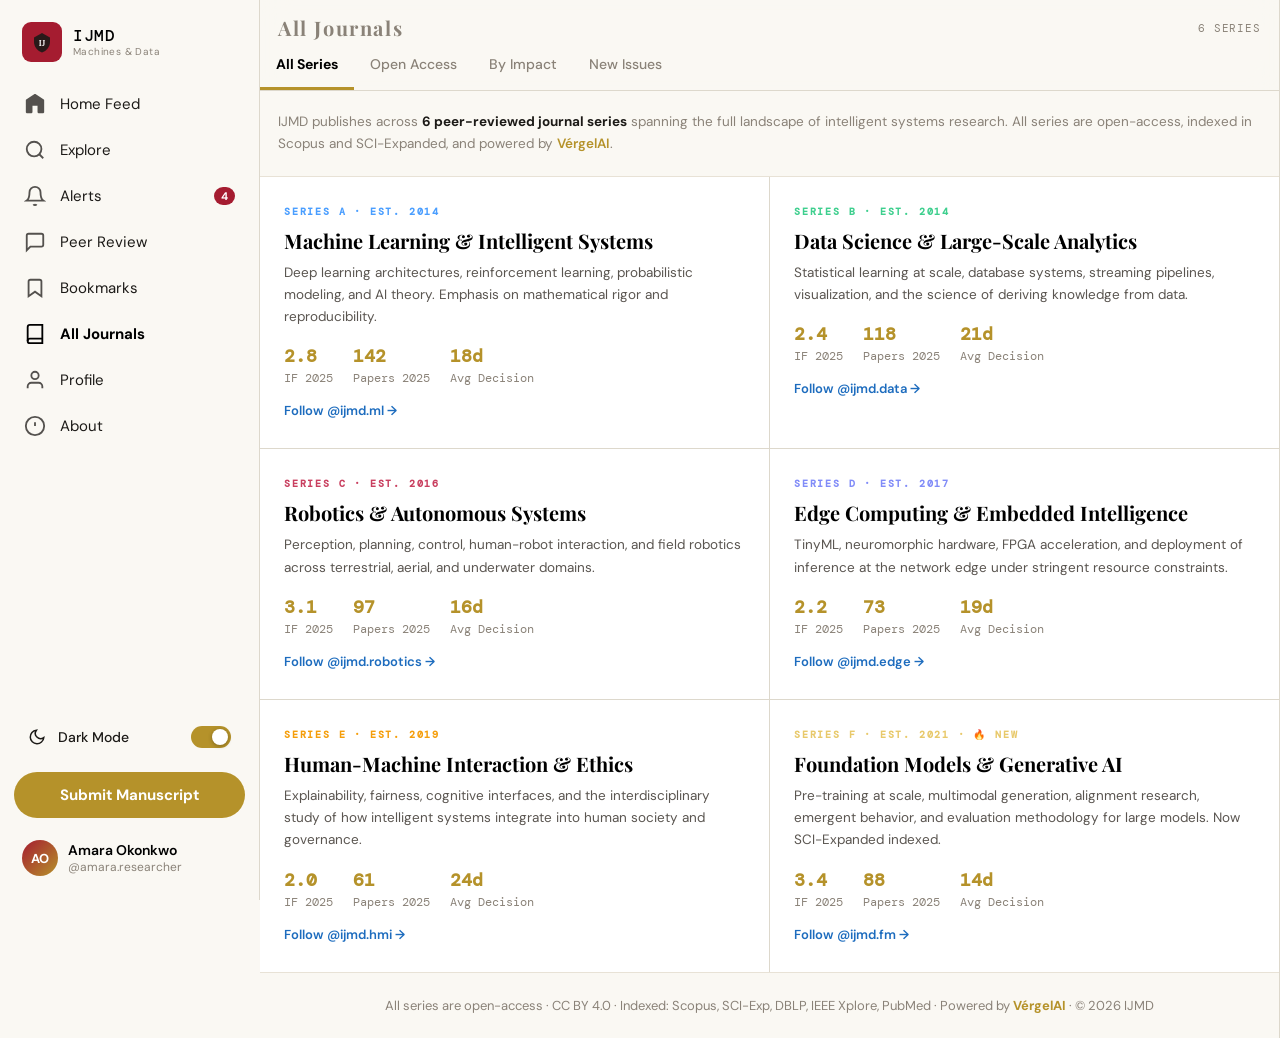
<file: ijmd/journals.html>
<!DOCTYPE html>
<html lang="en" data-theme="dark">
<head>
  <meta charset="UTF-8"><meta name="viewport" content="width=device-width,initial-scale=1.0">
  <title>All Journals — IJMD | International Journals of Machines & Data</title>
  <meta name="description" content="Browse all six IJMD journal series covering machine learning, data science, robotics, edge computing, human-machine interaction, and foundation models.">
  <meta name="robots" content="index,follow"><link rel="canonical" href="https://ijmd.org/journals">
  <meta property="og:title" content="IJMD Journals — All Series"><meta property="og:url" content="https://ijmd.org/journals">
  <link rel="icon" type="image/svg+xml" href="data:image/svg+xml,<svg xmlns='http://www.w3.org/2000/svg' viewBox='0 0 32 32'><rect width='32' height='32' rx='6' fill='%23e8c96b'/><text x='16' y='22' font-family='Georgia' font-size='14' font-weight='700' fill='%23000' text-anchor='middle'>IJ</text></svg>">
  <link rel="preconnect" href="https://fonts.googleapis.com"><link rel="preconnect" href="https://fonts.gstatic.com" crossorigin>
  <link href="https://fonts.googleapis.com/css2?family=DM+Sans:wght@300;400;500;600;700&family=DM+Mono:wght@400;500&family=Playfair+Display:ital,wght@0,600;0,700;1,500&display=swap" rel="stylesheet">
  <link rel="stylesheet" href="css/ijmd.css">
</head>
<body>
  <!-- ══ MOBILE TOP HEADER ══ -->
  <header class="mobile-header">
    <a href="index.html" class="mobile-logo">
      <div class="mobile-logo-icon"><svg viewBox="0 0 22 22" fill="none"><path d="M11 2L3 6.5V11C3 15.8 6.5 20.2 11 21.5C15.5 20.2 19 15.8 19 11V6.5L11 2Z" fill="currentColor" opacity=".9"/><text x="11" y="14.5" font-family="Georgia" font-size="7.5" font-weight="700" fill="white" text-anchor="middle">IJ</text></svg></div>
      <span class="mobile-logo-text">IJMD</span>
    </a>
    <div class="mobile-header-actions">
      <button class="mobile-icon-btn" id="mobileThemeBtn" aria-label="Toggle theme">
        <svg viewBox="0 0 24 24" fill="none" stroke="currentColor" stroke-width="2" id="mobileThemeIcon"><circle cx="12" cy="12" r="5"/><line x1="12" y1="1" x2="12" y2="3"/><line x1="12" y1="21" x2="12" y2="23"/><line x1="4.22" y1="4.22" x2="5.64" y2="5.64"/><line x1="18.36" y1="18.36" x2="19.78" y2="19.78"/><line x1="1" y1="12" x2="3" y2="12"/><line x1="21" y1="12" x2="23" y2="12"/><line x1="4.22" y1="19.78" x2="5.64" y2="18.36"/><line x1="18.36" y1="5.64" x2="19.78" y2="4.22"/></svg>
      </button>
      <a href="alerts.html" class="mobile-icon-btn" aria-label="Alerts">
        <svg viewBox="0 0 24 24" fill="none" stroke="currentColor" stroke-width="2"><path d="M18 8A6 6 0 0 0 6 8c0 7-3 9-3 9h18s-3-2-3-9"/><path d="M13.73 21a2 2 0 0 1-3.46 0"/></svg>
        <span class="mobile-badge"></span>
      </a>
    </div>
  </header>
  <!-- ══ MOBILE BOTTOM TAB BAR ══ -->
  <nav class="bottom-bar" aria-label="Main navigation">
    <div class="bottom-bar-inner">
      <a href="index.html" class="bottom-tab " aria-label="Home">
        <svg viewBox="0 0 24 24" fill="currentColor" width="22" height="22"><path d="M21.591 7.146L12.52 1.157c-.316-.21-.724-.21-1.04 0l-9.071 5.99c-.26.173-.409.456-.409.757v13.183c0 .502.418.913.929.913H8.313c.511 0 .929-.411.929-.913v-7.075h5.516v7.075c0 .502.418.913.929.913h5.383c.511 0 .929-.411.929-.913V7.904c0-.302-.149-.585-.408-.758z"/></svg>
        <span>Home</span>
      </a>
      <a href="explore.html" class="bottom-tab " aria-label="Explore">
        <svg viewBox="0 0 24 24" fill="none" stroke="currentColor" stroke-width="2" width="22" height="22"><circle cx="11" cy="11" r="8"/><path d="M21 21l-4.35-4.35"/></svg>
        <span>Explore</span>
      </a>
      <a href="submit.html" class="bottom-tab-submit" aria-label="Submit manuscript">
        <svg viewBox="0 0 24 24" fill="none" stroke="currentColor" stroke-width="2.5" width="22" height="22"><line x1="12" y1="5" x2="12" y2="19"/><line x1="5" y1="12" x2="19" y2="12"/></svg>
      </a>
      <a href="journals.html" class="bottom-tab active" aria-label="Journals">
        <svg viewBox="0 0 24 24" fill="none" stroke="currentColor" stroke-width="2" width="22" height="22"><path d="M4 19.5A2.5 2.5 0 0 1 6.5 17H20"/><path d="M6.5 2H20v20H6.5A2.5 2.5 0 0 1 4 19.5v-15A2.5 2.5 0 0 1 6.5 2z"/></svg>
        <span>Journals</span>
      </a>
      <a href="profile.html" class="bottom-tab " aria-label="Profile">
        <svg viewBox="0 0 24 24" fill="none" stroke="currentColor" stroke-width="2" width="22" height="22"><path d="M20 21v-2a4 4 0 0 0-4-4H8a4 4 0 0 0-4 4v2"/><circle cx="12" cy="7" r="4"/></svg>
        <span>Profile</span>
      </a>
    </div>
  </nav>

<div class="app no-right">

<aside class="sidebar">
  <a href="index.html" class="sidebar-logo"><div class="logo-icon"><svg viewBox="0 0 22 22" fill="none"><path d="M11 2L3 6.5V11C3 15.8 6.5 20.2 11 21.5C15.5 20.2 19 15.8 19 11V6.5L11 2Z" fill="currentColor" opacity=".9"/><text x="11" y="14.5" font-family="Georgia" font-size="7.5" font-weight="700" fill="white" text-anchor="middle">IJ</text></svg></div><div class="logo-wordmark"><strong>IJMD</strong><span>Machines &amp; Data</span></div></a>
  <ul class="nav-list">
    <li class="nav-item"><a href="index.html"><span class="nav-icon"><svg viewBox="0 0 24 24" fill="currentColor" width="22" height="22"><path d="M21.591 7.146L12.52 1.157c-.316-.21-.724-.21-1.04 0l-9.071 5.99c-.26.173-.409.456-.409.757v13.183c0 .502.418.913.929.913H8.313c.511 0 .929-.411.929-.913v-7.075h5.516v7.075c0 .502.418.913.929.913h5.383c.511 0 .929-.411.929-.913V7.904c0-.302-.149-.585-.408-.758z"/></svg></span><span>Home Feed</span></a></li>
    <li class="nav-item"><a href="explore.html"><span class="nav-icon"><svg viewBox="0 0 24 24" fill="none" stroke="currentColor" stroke-width="2" width="22" height="22"><circle cx="11" cy="11" r="8"/><path d="M21 21l-4.35-4.35"/></svg></span><span>Explore</span></a></li>
    <li class="nav-item"><a href="alerts.html"><span class="nav-icon"><svg viewBox="0 0 24 24" fill="none" stroke="currentColor" stroke-width="2" width="22" height="22"><path d="M18 8A6 6 0 0 0 6 8c0 7-3 9-3 9h18s-3-2-3-9"/><path d="M13.73 21a2 2 0 0 1-3.46 0"/></svg></span><span>Alerts</span><span class="nav-badge">4</span></a></li>
    <li class="nav-item"><a href="review.html"><span class="nav-icon"><svg viewBox="0 0 24 24" fill="none" stroke="currentColor" stroke-width="2" width="22" height="22"><path d="M21 15a2 2 0 0 1-2 2H7l-4 4V5a2 2 0 0 1 2-2h14a2 2 0 0 1 2 2z"/></svg></span><span>Peer Review</span></a></li>
    <li class="nav-item"><a href="bookmarks.html"><span class="nav-icon"><svg viewBox="0 0 24 24" fill="none" stroke="currentColor" stroke-width="2" width="22" height="22"><path d="M19 21l-7-5-7 5V5a2 2 0 0 1 2-2h10a2 2 0 0 1 2 2z"/></svg></span><span>Bookmarks</span></a></li>
    <li class="nav-item active"><a href="journals.html"><span class="nav-icon"><svg viewBox="0 0 24 24" fill="none" stroke="currentColor" stroke-width="2" width="22" height="22"><path d="M4 19.5A2.5 2.5 0 0 1 6.5 17H20"/><path d="M6.5 2H20v20H6.5A2.5 2.5 0 0 1 4 19.5v-15A2.5 2.5 0 0 1 6.5 2z"/></svg></span><span>All Journals</span></a></li>
    <li class="nav-item"><a href="profile.html"><span class="nav-icon"><svg viewBox="0 0 24 24" fill="none" stroke="currentColor" stroke-width="2" width="22" height="22"><path d="M20 21v-2a4 4 0 0 0-4-4H8a4 4 0 0 0-4 4v2"/><circle cx="12" cy="7" r="4"/></svg></span><span>Profile</span></a></li>
    <li class="nav-item"><a href="about.html"><span class="nav-icon"><svg viewBox="0 0 24 24" fill="none" stroke="currentColor" stroke-width="2" width="22" height="22"><circle cx="12" cy="12" r="10"/><line x1="12" y1="8" x2="12" y2="12"/><line x1="12" y1="16" x2="12.01" y2="16"/></svg></span><span>About</span></a></li>
  </ul>
  <div class="theme-toggle-wrap"><button class="theme-toggle" id="themeToggle" aria-label="Toggle theme" role="switch" aria-checked="true"><svg width="18" height="18" viewBox="0 0 24 24" fill="none" stroke="currentColor" stroke-width="2" id="themeIcon"></svg><span id="themeLabel">Light Mode</span><div class="toggle-track"><div class="toggle-thumb"></div></div></button></div>
  <a href="submit.html" class="submit-btn"><span>Submit Manuscript</span></a>
  <div class="sidebar-profile"><div class="profile-avatar">AO</div><div class="profile-info"><div class="profile-name">Amara Okonkwo</div><div class="profile-handle">@amara.researcher</div></div></div>
</aside>

<main class="main-content">
  <div class="feed-header">
    <div class="feed-title-bar"><span style="font-family:'Playfair Display',serif;font-size:20px;font-weight:700;">All Journals</span><span>6 SERIES</span></div>
    <div class="feed-tabs"><div class="feed-tab active">All Series</div><div class="feed-tab">Open Access</div><div class="feed-tab">By Impact</div><div class="feed-tab">New Issues</div></div>
  </div>

  <div style="padding:20px 18px;border-bottom:1px solid var(--border-sub)">
    <p style="font-size:13.5px;color:var(--text-dim);line-height:1.65">IJMD publishes across <strong style="color:var(--text)">6 peer-reviewed journal series</strong> spanning the full landscape of intelligent systems research. All series are open-access, indexed in Scopus and SCI-Expanded, and powered by <span style="color:var(--accent);font-weight:600">VérgelAI</span>.</p>
  </div>

  <div class="journals-grid">
    <a href="article.html" class="journal-card">
      <div class="jc-series" style="color:#4a9eff">Series A · Est. 2014</div>
      <div class="jc-name">Machine Learning &amp; Intelligent Systems</div>
      <div class="jc-desc">Deep learning architectures, reinforcement learning, probabilistic modeling, and AI theory. Emphasis on mathematical rigor and reproducibility.</div>
      <div class="jc-stats"><div class="jc-stat"><strong>2.8</strong>IF 2025</div><div class="jc-stat"><strong>142</strong>Papers 2025</div><div class="jc-stat"><strong>18d</strong>Avg Decision</div></div>
      <div class="jc-follow">Follow @ijmd.ml →</div>
    </a>
    <a href="article.html" class="journal-card">
      <div class="jc-series" style="color:#3ecf8e">Series B · Est. 2014</div>
      <div class="jc-name">Data Science &amp; Large-Scale Analytics</div>
      <div class="jc-desc">Statistical learning at scale, database systems, streaming pipelines, visualization, and the science of deriving knowledge from data.</div>
      <div class="jc-stats"><div class="jc-stat"><strong>2.4</strong>IF 2025</div><div class="jc-stat"><strong>118</strong>Papers 2025</div><div class="jc-stat"><strong>21d</strong>Avg Decision</div></div>
      <div class="jc-follow">Follow @ijmd.data →</div>
    </a>
    <a href="article.html" class="journal-card">
      <div class="jc-series" style="color:#c94060">Series C · Est. 2016</div>
      <div class="jc-name">Robotics &amp; Autonomous Systems</div>
      <div class="jc-desc">Perception, planning, control, human-robot interaction, and field robotics across terrestrial, aerial, and underwater domains.</div>
      <div class="jc-stats"><div class="jc-stat"><strong>3.1</strong>IF 2025</div><div class="jc-stat"><strong>97</strong>Papers 2025</div><div class="jc-stat"><strong>16d</strong>Avg Decision</div></div>
      <div class="jc-follow">Follow @ijmd.robotics →</div>
    </a>
    <a href="article.html" class="journal-card">
      <div class="jc-series" style="color:#818cf8">Series D · Est. 2017</div>
      <div class="jc-name">Edge Computing &amp; Embedded Intelligence</div>
      <div class="jc-desc">TinyML, neuromorphic hardware, FPGA acceleration, and deployment of inference at the network edge under stringent resource constraints.</div>
      <div class="jc-stats"><div class="jc-stat"><strong>2.2</strong>IF 2025</div><div class="jc-stat"><strong>73</strong>Papers 2025</div><div class="jc-stat"><strong>19d</strong>Avg Decision</div></div>
      <div class="jc-follow">Follow @ijmd.edge →</div>
    </a>
    <a href="article.html" class="journal-card">
      <div class="jc-series" style="color:#f59e0b">Series E · Est. 2019</div>
      <div class="jc-name">Human-Machine Interaction &amp; Ethics</div>
      <div class="jc-desc">Explainability, fairness, cognitive interfaces, and the interdisciplinary study of how intelligent systems integrate into human society and governance.</div>
      <div class="jc-stats"><div class="jc-stat"><strong>2.0</strong>IF 2025</div><div class="jc-stat"><strong>61</strong>Papers 2025</div><div class="jc-stat"><strong>24d</strong>Avg Decision</div></div>
      <div class="jc-follow">Follow @ijmd.hmi →</div>
    </a>
    <a href="article.html" class="journal-card">
      <div class="jc-series" style="color:#e8c96b">Series F · Est. 2021 · 🔥 New</div>
      <div class="jc-name">Foundation Models &amp; Generative AI</div>
      <div class="jc-desc">Pre-training at scale, multimodal generation, alignment research, emergent behavior, and evaluation methodology for large models. Now SCI-Expanded indexed.</div>
      <div class="jc-stats"><div class="jc-stat"><strong>3.4</strong>IF 2025</div><div class="jc-stat"><strong>88</strong>Papers 2025</div><div class="jc-stat"><strong>14d</strong>Avg Decision</div></div>
      <div class="jc-follow">Follow @ijmd.fm →</div>
    </a>
  </div>

  <div style="padding:24px 20px;border-top:1px solid var(--border-sub)">
    <p style="font-size:13px;color:var(--text-dim);text-align:center">All series are open-access · CC BY 4.0 · Indexed: Scopus, SCI-Exp, DBLP, IEEE Xplore, PubMed · Powered by <strong style="color:var(--accent)">VérgelAI</strong> · © 2026 IJMD</p>
  </div>
</main>

</div>
<script src="js/ijmd.js"></script>
</body>
</html>
</file>
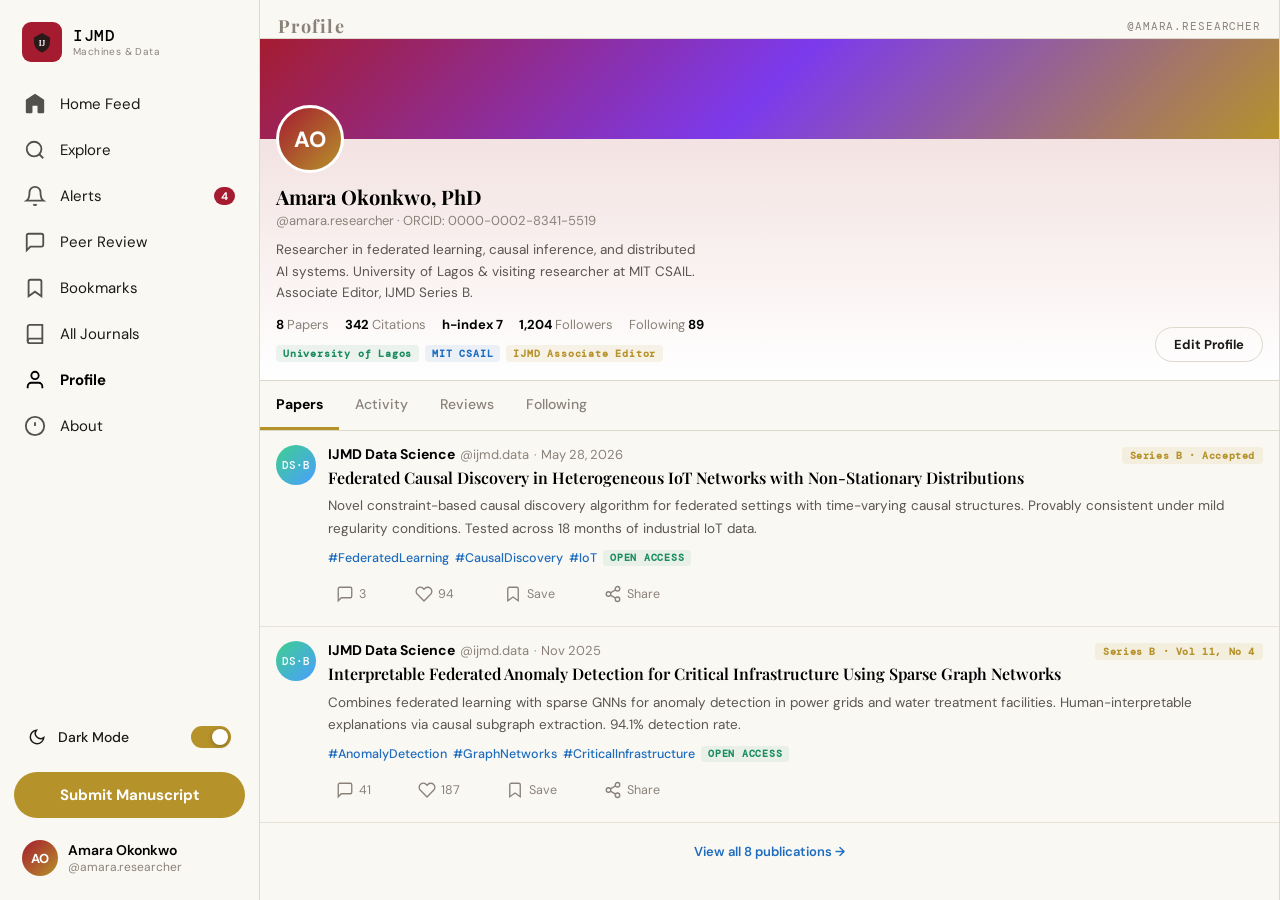
<file: ijmd/profile.html>
<!DOCTYPE html>
<html lang="en" data-theme="dark">
<head>
  <meta charset="UTF-8"><meta name="viewport" content="width=device-width,initial-scale=1.0">
  <title>Amara Okonkwo — Researcher Profile | IJMD</title>
  <meta name="description" content="Researcher profile for Amara Okonkwo on IJMD — papers, citations, and activity.">
  <meta name="robots" content="noindex,follow">
  <link rel="icon" type="image/svg+xml" href="data:image/svg+xml,<svg xmlns='http://www.w3.org/2000/svg' viewBox='0 0 32 32'><rect width='32' height='32' rx='6' fill='%23e8c96b'/><text x='16' y='22' font-family='Georgia' font-size='14' font-weight='700' fill='%23000' text-anchor='middle'>IJ</text></svg>">
  <link rel="preconnect" href="https://fonts.googleapis.com"><link rel="preconnect" href="https://fonts.gstatic.com" crossorigin>
  <link href="https://fonts.googleapis.com/css2?family=DM+Sans:wght@300;400;500;600;700&family=DM+Mono:wght@400;500&family=Playfair+Display:ital,wght@0,600;0,700;1,500&display=swap" rel="stylesheet">
  <link rel="stylesheet" href="css/ijmd.css">
</head>
<body>
  <!-- ══ MOBILE TOP HEADER ══ -->
  <header class="mobile-header">
    <a href="index.html" class="mobile-logo">
      <div class="mobile-logo-icon"><svg viewBox="0 0 22 22" fill="none"><path d="M11 2L3 6.5V11C3 15.8 6.5 20.2 11 21.5C15.5 20.2 19 15.8 19 11V6.5L11 2Z" fill="currentColor" opacity=".9"/><text x="11" y="14.5" font-family="Georgia" font-size="7.5" font-weight="700" fill="white" text-anchor="middle">IJ</text></svg></div>
      <span class="mobile-logo-text">IJMD</span>
    </a>
    <div class="mobile-header-actions">
      <button class="mobile-icon-btn" id="mobileThemeBtn" aria-label="Toggle theme">
        <svg viewBox="0 0 24 24" fill="none" stroke="currentColor" stroke-width="2" id="mobileThemeIcon"><circle cx="12" cy="12" r="5"/><line x1="12" y1="1" x2="12" y2="3"/><line x1="12" y1="21" x2="12" y2="23"/><line x1="4.22" y1="4.22" x2="5.64" y2="5.64"/><line x1="18.36" y1="18.36" x2="19.78" y2="19.78"/><line x1="1" y1="12" x2="3" y2="12"/><line x1="21" y1="12" x2="23" y2="12"/><line x1="4.22" y1="19.78" x2="5.64" y2="18.36"/><line x1="18.36" y1="5.64" x2="19.78" y2="4.22"/></svg>
      </button>
      <a href="alerts.html" class="mobile-icon-btn" aria-label="Alerts">
        <svg viewBox="0 0 24 24" fill="none" stroke="currentColor" stroke-width="2"><path d="M18 8A6 6 0 0 0 6 8c0 7-3 9-3 9h18s-3-2-3-9"/><path d="M13.73 21a2 2 0 0 1-3.46 0"/></svg>
        <span class="mobile-badge"></span>
      </a>
    </div>
  </header>
  <!-- ══ MOBILE BOTTOM TAB BAR ══ -->
  <nav class="bottom-bar" aria-label="Main navigation">
    <div class="bottom-bar-inner">
      <a href="index.html" class="bottom-tab " aria-label="Home">
        <svg viewBox="0 0 24 24" fill="currentColor" width="22" height="22"><path d="M21.591 7.146L12.52 1.157c-.316-.21-.724-.21-1.04 0l-9.071 5.99c-.26.173-.409.456-.409.757v13.183c0 .502.418.913.929.913H8.313c.511 0 .929-.411.929-.913v-7.075h5.516v7.075c0 .502.418.913.929.913h5.383c.511 0 .929-.411.929-.913V7.904c0-.302-.149-.585-.408-.758z"/></svg>
        <span>Home</span>
      </a>
      <a href="explore.html" class="bottom-tab " aria-label="Explore">
        <svg viewBox="0 0 24 24" fill="none" stroke="currentColor" stroke-width="2" width="22" height="22"><circle cx="11" cy="11" r="8"/><path d="M21 21l-4.35-4.35"/></svg>
        <span>Explore</span>
      </a>
      <a href="submit.html" class="bottom-tab-submit" aria-label="Submit manuscript">
        <svg viewBox="0 0 24 24" fill="none" stroke="currentColor" stroke-width="2.5" width="22" height="22"><line x1="12" y1="5" x2="12" y2="19"/><line x1="5" y1="12" x2="19" y2="12"/></svg>
      </a>
      <a href="journals.html" class="bottom-tab " aria-label="Journals">
        <svg viewBox="0 0 24 24" fill="none" stroke="currentColor" stroke-width="2" width="22" height="22"><path d="M4 19.5A2.5 2.5 0 0 1 6.5 17H20"/><path d="M6.5 2H20v20H6.5A2.5 2.5 0 0 1 4 19.5v-15A2.5 2.5 0 0 1 6.5 2z"/></svg>
        <span>Journals</span>
      </a>
      <a href="profile.html" class="bottom-tab active" aria-label="Profile">
        <svg viewBox="0 0 24 24" fill="none" stroke="currentColor" stroke-width="2" width="22" height="22"><path d="M20 21v-2a4 4 0 0 0-4-4H8a4 4 0 0 0-4 4v2"/><circle cx="12" cy="7" r="4"/></svg>
        <span>Profile</span>
      </a>
    </div>
  </nav>

<div class="app no-right">
<aside class="sidebar">
  <a href="index.html" class="sidebar-logo"><div class="logo-icon"><svg viewBox="0 0 22 22" fill="none"><path d="M11 2L3 6.5V11C3 15.8 6.5 20.2 11 21.5C15.5 20.2 19 15.8 19 11V6.5L11 2Z" fill="currentColor" opacity=".9"/><text x="11" y="14.5" font-family="Georgia" font-size="7.5" font-weight="700" fill="white" text-anchor="middle">IJ</text></svg></div><div class="logo-wordmark"><strong>IJMD</strong><span>Machines &amp; Data</span></div></a>
  <ul class="nav-list">
    <li class="nav-item"><a href="index.html"><span class="nav-icon"><svg viewBox="0 0 24 24" fill="currentColor" width="22" height="22"><path d="M21.591 7.146L12.52 1.157c-.316-.21-.724-.21-1.04 0l-9.071 5.99c-.26.173-.409.456-.409.757v13.183c0 .502.418.913.929.913H8.313c.511 0 .929-.411.929-.913v-7.075h5.516v7.075c0 .502.418.913.929.913h5.383c.511 0 .929-.411.929-.913V7.904c0-.302-.149-.585-.408-.758z"/></svg></span><span>Home Feed</span></a></li>
    <li class="nav-item"><a href="explore.html"><span class="nav-icon"><svg viewBox="0 0 24 24" fill="none" stroke="currentColor" stroke-width="2" width="22" height="22"><circle cx="11" cy="11" r="8"/><path d="M21 21l-4.35-4.35"/></svg></span><span>Explore</span></a></li>
    <li class="nav-item"><a href="alerts.html"><span class="nav-icon"><svg viewBox="0 0 24 24" fill="none" stroke="currentColor" stroke-width="2" width="22" height="22"><path d="M18 8A6 6 0 0 0 6 8c0 7-3 9-3 9h18s-3-2-3-9"/><path d="M13.73 21a2 2 0 0 1-3.46 0"/></svg></span><span>Alerts</span><span class="nav-badge">4</span></a></li>
    <li class="nav-item"><a href="review.html"><span class="nav-icon"><svg viewBox="0 0 24 24" fill="none" stroke="currentColor" stroke-width="2" width="22" height="22"><path d="M21 15a2 2 0 0 1-2 2H7l-4 4V5a2 2 0 0 1 2-2h14a2 2 0 0 1 2 2z"/></svg></span><span>Peer Review</span></a></li>
    <li class="nav-item"><a href="bookmarks.html"><span class="nav-icon"><svg viewBox="0 0 24 24" fill="none" stroke="currentColor" stroke-width="2" width="22" height="22"><path d="M19 21l-7-5-7 5V5a2 2 0 0 1 2-2h10a2 2 0 0 1 2 2z"/></svg></span><span>Bookmarks</span></a></li>
    <li class="nav-item"><a href="journals.html"><span class="nav-icon"><svg viewBox="0 0 24 24" fill="none" stroke="currentColor" stroke-width="2" width="22" height="22"><path d="M4 19.5A2.5 2.5 0 0 1 6.5 17H20"/><path d="M6.5 2H20v20H6.5A2.5 2.5 0 0 1 4 19.5v-15A2.5 2.5 0 0 1 6.5 2z"/></svg></span><span>All Journals</span></a></li>
    <li class="nav-item active"><a href="profile.html"><span class="nav-icon"><svg viewBox="0 0 24 24" fill="none" stroke="currentColor" stroke-width="2" width="22" height="22"><path d="M20 21v-2a4 4 0 0 0-4-4H8a4 4 0 0 0-4 4v2"/><circle cx="12" cy="7" r="4"/></svg></span><span>Profile</span></a></li>
    <li class="nav-item"><a href="about.html"><span class="nav-icon"><svg viewBox="0 0 24 24" fill="none" stroke="currentColor" stroke-width="2" width="22" height="22"><circle cx="12" cy="12" r="10"/><line x1="12" y1="8" x2="12" y2="12"/><line x1="12" y1="16" x2="12.01" y2="16"/></svg></span><span>About</span></a></li>
  </ul>
  <div class="theme-toggle-wrap"><button class="theme-toggle" id="themeToggle" aria-label="Toggle theme" role="switch" aria-checked="true"><svg width="18" height="18" viewBox="0 0 24 24" fill="none" stroke="currentColor" stroke-width="2" id="themeIcon"></svg><span id="themeLabel">Light Mode</span><div class="toggle-track"><div class="toggle-thumb"></div></div></button></div>
  <a href="submit.html" class="submit-btn"><span>Submit Manuscript</span></a>
  <div class="sidebar-profile"><div class="profile-avatar">AO</div><div class="profile-info"><div class="profile-name">Amara Okonkwo</div><div class="profile-handle">@amara.researcher</div></div></div>
</aside>
<main class="main-content">
  <div class="feed-header" style="padding:0">
    <div class="feed-title-bar"><span style="font-family:'Playfair Display',serif;font-size:18px;font-weight:700;">Profile</span><span>@AMARA.RESEARCHER</span></div>
  </div>

  <div class="profile-header">
    <div class="profile-banner">
      <div class="profile-avatar-lg">AO</div>
    </div>
    <div class="profile-info-bar">
      <div>
        <div class="profile-display-name">Amara Okonkwo, PhD</div>
        <div class="profile-handle-lg">@amara.researcher · ORCID: 0000-0002-8341-5519</div>
        <div class="profile-bio">Researcher in federated learning, causal inference, and distributed AI systems. University of Lagos & visiting researcher at MIT CSAIL. Associate Editor, IJMD Series B.</div>
        <div class="profile-stats-row">
          <div class="pstat"><strong>8</strong> Papers</div>
          <div class="pstat"><strong>342</strong> Citations</div>
          <div class="pstat"><strong>h-index 7</strong></div>
          <div class="pstat"><strong>1,204</strong> Followers</div>
          <div class="pstat">Following <strong>89</strong></div>
        </div>
        <div style="display:flex;flex-wrap:wrap;gap:6px;margin-top:12px">
          <span class="oa-badge" style="font-size:10px">University of Lagos</span>
          <span style="background:var(--blue-dim);color:var(--blue);font-size:10px;font-weight:700;font-family:'DM Mono',monospace;padding:2px 7px;border-radius:4px;letter-spacing:.08em">MIT CSAIL</span>
          <span style="background:var(--accent-dim);color:var(--accent);font-size:10px;font-weight:700;font-family:'DM Mono',monospace;padding:2px 7px;border-radius:4px;letter-spacing:.08em">IJMD Associate Editor</span>
        </div>
      </div>
      <button class="edit-profile-btn">Edit Profile</button>
    </div>
  </div>

  <div class="feed-tabs" style="border-bottom:1px solid var(--border)">
    <div class="feed-tab active">Papers</div>
    <div class="feed-tab">Activity</div>
    <div class="feed-tab">Reviews</div>
    <div class="feed-tab">Following</div>
  </div>

  <article class="paper-card"><div class="paper-avatar" style="background:linear-gradient(135deg,#3ecf8e,#4a9eff);">DS·B</div><div class="paper-body"><div class="paper-meta"><span class="paper-journal">IJMD Data Science</span><span class="paper-handle">@ijmd.data</span><span class="paper-dot">·</span><time class="paper-time">May 28, 2026</time><span class="paper-series">Series B · Accepted</span></div><h2 class="paper-title"><a href="article.html">Federated Causal Discovery in Heterogeneous IoT Networks with Non-Stationary Distributions</a></h2><p class="paper-abstract abstract-clamp">Novel constraint-based causal discovery algorithm for federated settings with time-varying causal structures. Provably consistent under mild regularity conditions. Tested across 18 months of industrial IoT data.</p><div class="paper-tags" style="margin-top:8px"><a class="ptag" href="#">#FederatedLearning</a><a class="ptag" href="#">#CausalDiscovery</a><a class="ptag" href="#">#IoT</a><span class="oa-badge">OPEN ACCESS</span></div><div class="paper-actions"><button class="action-btn cite" type="button"><svg viewBox="0 0 24 24" fill="none" stroke="currentColor" stroke-width="1.8"><path d="M21 15a2 2 0 0 1-2 2H7l-4 4V5a2 2 0 0 1 2-2h14a2 2 0 0 1 2 2z"/></svg><span>3</span></button><button class="action-btn like" type="button" data-count="94"><svg viewBox="0 0 24 24" fill="none" stroke="currentColor" stroke-width="1.8"><path d="M20.84 4.61a5.5 5.5 0 0 0-7.78 0L12 5.67l-1.06-1.06a5.5 5.5 0 0 0-7.78 7.78l1.06 1.06L12 21.23l7.78-7.78 1.06-1.06a5.5 5.5 0 0 0 0-7.78z"/></svg><span>94</span></button><button class="action-btn save" type="button"><svg viewBox="0 0 24 24" fill="none" stroke="currentColor" stroke-width="1.8"><path d="M19 21l-7-5-7 5V5a2 2 0 0 1 2-2h10a2 2 0 0 1 2 2z"/></svg><span>Save</span></button><button class="action-btn share" type="button"><svg viewBox="0 0 24 24" fill="none" stroke="currentColor" stroke-width="1.8"><circle cx="18" cy="5" r="3"/><circle cx="6" cy="12" r="3"/><circle cx="18" cy="19" r="3"/><line x1="8.59" y1="13.51" x2="15.42" y2="17.49"/><line x1="15.41" y1="6.51" x2="8.59" y2="10.49"/></svg><span>Share</span></button></div></div></article>

  <article class="paper-card"><div class="paper-avatar" style="background:linear-gradient(135deg,#3ecf8e,#4a9eff);">DS·B</div><div class="paper-body"><div class="paper-meta"><span class="paper-journal">IJMD Data Science</span><span class="paper-handle">@ijmd.data</span><span class="paper-dot">·</span><time class="paper-time">Nov 2025</time><span class="paper-series">Series B · Vol 11, No 4</span></div><h2 class="paper-title"><a href="article.html">Interpretable Federated Anomaly Detection for Critical Infrastructure Using Sparse Graph Networks</a></h2><p class="paper-abstract abstract-clamp">Combines federated learning with sparse GNNs for anomaly detection in power grids and water treatment facilities. Human-interpretable explanations via causal subgraph extraction. 94.1% detection rate.</p><div class="paper-tags" style="margin-top:8px"><a class="ptag" href="#">#AnomalyDetection</a><a class="ptag" href="#">#GraphNetworks</a><a class="ptag" href="#">#CriticalInfrastructure</a><span class="oa-badge">OPEN ACCESS</span></div><div class="paper-actions"><button class="action-btn cite" type="button"><svg viewBox="0 0 24 24" fill="none" stroke="currentColor" stroke-width="1.8"><path d="M21 15a2 2 0 0 1-2 2H7l-4 4V5a2 2 0 0 1 2-2h14a2 2 0 0 1 2 2z"/></svg><span>41</span></button><button class="action-btn like" type="button" data-count="187"><svg viewBox="0 0 24 24" fill="none" stroke="currentColor" stroke-width="1.8"><path d="M20.84 4.61a5.5 5.5 0 0 0-7.78 0L12 5.67l-1.06-1.06a5.5 5.5 0 0 0-7.78 7.78l1.06 1.06L12 21.23l7.78-7.78 1.06-1.06a5.5 5.5 0 0 0 0-7.78z"/></svg><span>187</span></button><button class="action-btn save" type="button"><svg viewBox="0 0 24 24" fill="none" stroke="currentColor" stroke-width="1.8"><path d="M19 21l-7-5-7 5V5a2 2 0 0 1 2-2h10a2 2 0 0 1 2 2z"/></svg><span>Save</span></button><button class="action-btn share" type="button"><svg viewBox="0 0 24 24" fill="none" stroke="currentColor" stroke-width="1.8"><circle cx="18" cy="5" r="3"/><circle cx="6" cy="12" r="3"/><circle cx="18" cy="19" r="3"/><line x1="8.59" y1="13.51" x2="15.42" y2="17.49"/><line x1="15.41" y1="6.51" x2="8.59" y2="10.49"/></svg><span>Share</span></button></div></div></article>

  <div style="padding:20px;text-align:center;color:var(--text-dim);font-size:13px">
    <a href="explore.html" style="color:var(--blue);font-weight:600">View all 8 publications →</a>
  </div>
</main>
</div>
<script src="js/ijmd.js"></script>
</body>
</html>
</file>
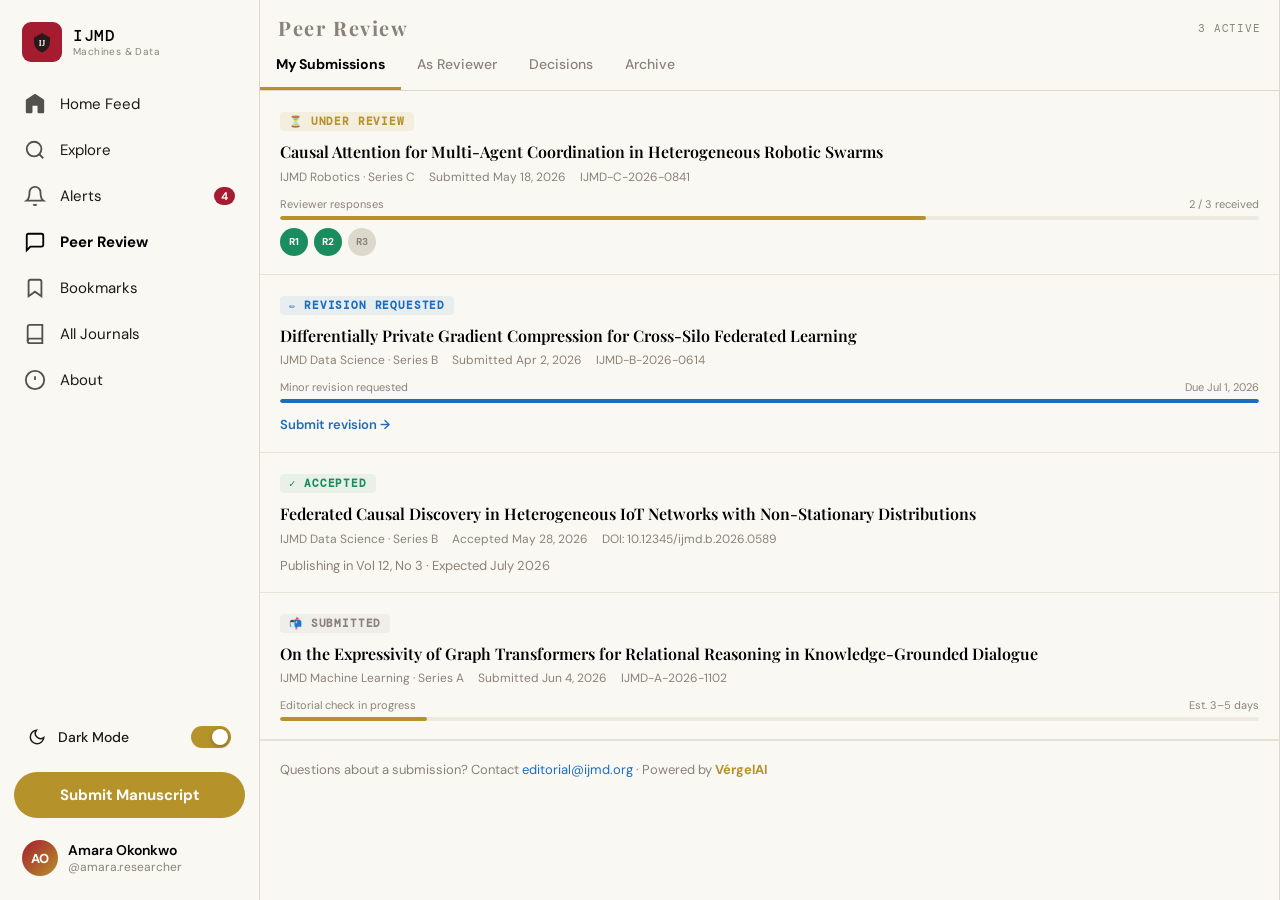
<file: ijmd/review.html>
<!DOCTYPE html>
<html lang="en" data-theme="dark">
<head>
  <meta charset="UTF-8"><meta name="viewport" content="width=device-width,initial-scale=1.0">
  <title>Peer Review — IJMD | Manage Your Submissions & Reviews</title>
  <meta name="description" content="Track your IJMD manuscript submissions, review assignments, and revision requests in one place.">
  <meta name="robots" content="noindex,follow"><link rel="canonical" href="https://ijmd.org/review">
  <link rel="icon" type="image/svg+xml" href="data:image/svg+xml,<svg xmlns='http://www.w3.org/2000/svg' viewBox='0 0 32 32'><rect width='32' height='32' rx='6' fill='%23e8c96b'/><text x='16' y='22' font-family='Georgia' font-size='14' font-weight='700' fill='%23000' text-anchor='middle'>IJ</text></svg>">
  <link rel="preconnect" href="https://fonts.googleapis.com"><link rel="preconnect" href="https://fonts.gstatic.com" crossorigin>
  <link href="https://fonts.googleapis.com/css2?family=DM+Sans:wght@300;400;500;600;700&family=DM+Mono:wght@400;500&family=Playfair+Display:ital,wght@0,600;0,700;1,500&display=swap" rel="stylesheet">
  <link rel="stylesheet" href="css/ijmd.css">
  <style>
    .review-card{padding:18px 20px;border-bottom:1px solid var(--border-sub);transition:background .12s;cursor:pointer}
    .review-card:hover{background:var(--bg-hover)}
    .review-status{display:inline-flex;align-items:center;gap:5px;font-size:10.5px;font-weight:700;font-family:'DM Mono',monospace;letter-spacing:.08em;padding:3px 9px;border-radius:4px;margin-bottom:10px}
    .status-review{background:var(--accent-dim);color:var(--accent)}
    .status-revision{background:var(--blue-dim);color:var(--blue)}
    .status-accepted{background:var(--green-dim);color:var(--green)}
    .status-submitted{background:rgba(160,160,160,.12);color:var(--text-dim)}
    .review-title{font-family:'Playfair Display',serif;font-size:16px;font-weight:600;color:var(--text-strong);margin-bottom:6px;line-height:1.35}
    .review-meta{font-size:12px;color:var(--text-dim);display:flex;gap:14px;flex-wrap:wrap}
    .review-progress{margin-top:12px}
    .progress-label{font-size:11px;color:var(--text-dim);margin-bottom:5px;display:flex;justify-content:space-between}
    .progress-bar{height:4px;background:var(--bg-input);border-radius:2px;overflow:hidden}
    .progress-fill{height:100%;background:var(--accent);border-radius:2px;transition:width .3s}
    .reviewer-dots{display:flex;gap:6px;margin-top:8px}
    .rdot{width:28px;height:28px;border-radius:50%;display:flex;align-items:center;justify-content:center;font-size:10px;font-weight:700;color:#fff}
    .rdot.done{background:var(--green)}
    .rdot.pending{background:var(--border);color:var(--text-dim)}
    .rdot.assigned{background:var(--blue)}
  </style>
</head>
<body>
  <!-- ══ MOBILE TOP HEADER ══ -->
  <header class="mobile-header">
    <a href="index.html" class="mobile-logo">
      <div class="mobile-logo-icon"><svg viewBox="0 0 22 22" fill="none"><path d="M11 2L3 6.5V11C3 15.8 6.5 20.2 11 21.5C15.5 20.2 19 15.8 19 11V6.5L11 2Z" fill="currentColor" opacity=".9"/><text x="11" y="14.5" font-family="Georgia" font-size="7.5" font-weight="700" fill="white" text-anchor="middle">IJ</text></svg></div>
      <span class="mobile-logo-text">IJMD</span>
    </a>
    <div class="mobile-header-actions">
      <button class="mobile-icon-btn" id="mobileThemeBtn" aria-label="Toggle theme">
        <svg viewBox="0 0 24 24" fill="none" stroke="currentColor" stroke-width="2" id="mobileThemeIcon"><circle cx="12" cy="12" r="5"/><line x1="12" y1="1" x2="12" y2="3"/><line x1="12" y1="21" x2="12" y2="23"/><line x1="4.22" y1="4.22" x2="5.64" y2="5.64"/><line x1="18.36" y1="18.36" x2="19.78" y2="19.78"/><line x1="1" y1="12" x2="3" y2="12"/><line x1="21" y1="12" x2="23" y2="12"/><line x1="4.22" y1="19.78" x2="5.64" y2="18.36"/><line x1="18.36" y1="5.64" x2="19.78" y2="4.22"/></svg>
      </button>
      <a href="alerts.html" class="mobile-icon-btn" aria-label="Alerts">
        <svg viewBox="0 0 24 24" fill="none" stroke="currentColor" stroke-width="2"><path d="M18 8A6 6 0 0 0 6 8c0 7-3 9-3 9h18s-3-2-3-9"/><path d="M13.73 21a2 2 0 0 1-3.46 0"/></svg>
        <span class="mobile-badge"></span>
      </a>
    </div>
  </header>
  <!-- ══ MOBILE BOTTOM TAB BAR ══ -->
  <nav class="bottom-bar" aria-label="Main navigation">
    <div class="bottom-bar-inner">
      <a href="index.html" class="bottom-tab " aria-label="Home">
        <svg viewBox="0 0 24 24" fill="currentColor" width="22" height="22"><path d="M21.591 7.146L12.52 1.157c-.316-.21-.724-.21-1.04 0l-9.071 5.99c-.26.173-.409.456-.409.757v13.183c0 .502.418.913.929.913H8.313c.511 0 .929-.411.929-.913v-7.075h5.516v7.075c0 .502.418.913.929.913h5.383c.511 0 .929-.411.929-.913V7.904c0-.302-.149-.585-.408-.758z"/></svg>
        <span>Home</span>
      </a>
      <a href="explore.html" class="bottom-tab " aria-label="Explore">
        <svg viewBox="0 0 24 24" fill="none" stroke="currentColor" stroke-width="2" width="22" height="22"><circle cx="11" cy="11" r="8"/><path d="M21 21l-4.35-4.35"/></svg>
        <span>Explore</span>
      </a>
      <a href="submit.html" class="bottom-tab-submit" aria-label="Submit manuscript">
        <svg viewBox="0 0 24 24" fill="none" stroke="currentColor" stroke-width="2.5" width="22" height="22"><line x1="12" y1="5" x2="12" y2="19"/><line x1="5" y1="12" x2="19" y2="12"/></svg>
      </a>
      <a href="journals.html" class="bottom-tab " aria-label="Journals">
        <svg viewBox="0 0 24 24" fill="none" stroke="currentColor" stroke-width="2" width="22" height="22"><path d="M4 19.5A2.5 2.5 0 0 1 6.5 17H20"/><path d="M6.5 2H20v20H6.5A2.5 2.5 0 0 1 4 19.5v-15A2.5 2.5 0 0 1 6.5 2z"/></svg>
        <span>Journals</span>
      </a>
      <a href="profile.html" class="bottom-tab " aria-label="Profile">
        <svg viewBox="0 0 24 24" fill="none" stroke="currentColor" stroke-width="2" width="22" height="22"><path d="M20 21v-2a4 4 0 0 0-4-4H8a4 4 0 0 0-4 4v2"/><circle cx="12" cy="7" r="4"/></svg>
        <span>Profile</span>
      </a>
    </div>
  </nav>

<div class="app no-right">
<aside class="sidebar">
  <a href="index.html" class="sidebar-logo"><div class="logo-icon"><svg viewBox="0 0 22 22" fill="none"><path d="M11 2L3 6.5V11C3 15.8 6.5 20.2 11 21.5C15.5 20.2 19 15.8 19 11V6.5L11 2Z" fill="currentColor" opacity=".9"/><text x="11" y="14.5" font-family="Georgia" font-size="7.5" font-weight="700" fill="white" text-anchor="middle">IJ</text></svg></div><div class="logo-wordmark"><strong>IJMD</strong><span>Machines &amp; Data</span></div></a>
  <ul class="nav-list">
    <li class="nav-item"><a href="index.html"><span class="nav-icon"><svg viewBox="0 0 24 24" fill="currentColor" width="22" height="22"><path d="M21.591 7.146L12.52 1.157c-.316-.21-.724-.21-1.04 0l-9.071 5.99c-.26.173-.409.456-.409.757v13.183c0 .502.418.913.929.913H8.313c.511 0 .929-.411.929-.913v-7.075h5.516v7.075c0 .502.418.913.929.913h5.383c.511 0 .929-.411.929-.913V7.904c0-.302-.149-.585-.408-.758z"/></svg></span><span>Home Feed</span></a></li>
    <li class="nav-item"><a href="explore.html"><span class="nav-icon"><svg viewBox="0 0 24 24" fill="none" stroke="currentColor" stroke-width="2" width="22" height="22"><circle cx="11" cy="11" r="8"/><path d="M21 21l-4.35-4.35"/></svg></span><span>Explore</span></a></li>
    <li class="nav-item"><a href="alerts.html"><span class="nav-icon"><svg viewBox="0 0 24 24" fill="none" stroke="currentColor" stroke-width="2" width="22" height="22"><path d="M18 8A6 6 0 0 0 6 8c0 7-3 9-3 9h18s-3-2-3-9"/><path d="M13.73 21a2 2 0 0 1-3.46 0"/></svg></span><span>Alerts</span><span class="nav-badge">4</span></a></li>
    <li class="nav-item active"><a href="review.html"><span class="nav-icon"><svg viewBox="0 0 24 24" fill="none" stroke="currentColor" stroke-width="2" width="22" height="22"><path d="M21 15a2 2 0 0 1-2 2H7l-4 4V5a2 2 0 0 1 2-2h14a2 2 0 0 1 2 2z"/></svg></span><span>Peer Review</span></a></li>
    <li class="nav-item"><a href="bookmarks.html"><span class="nav-icon"><svg viewBox="0 0 24 24" fill="none" stroke="currentColor" stroke-width="2" width="22" height="22"><path d="M19 21l-7-5-7 5V5a2 2 0 0 1 2-2h10a2 2 0 0 1 2 2z"/></svg></span><span>Bookmarks</span></a></li>
    <li class="nav-item"><a href="journals.html"><span class="nav-icon"><svg viewBox="0 0 24 24" fill="none" stroke="currentColor" stroke-width="2" width="22" height="22"><path d="M4 19.5A2.5 2.5 0 0 1 6.5 17H20"/><path d="M6.5 2H20v20H6.5A2.5 2.5 0 0 1 4 19.5v-15A2.5 2.5 0 0 1 6.5 2z"/></svg></span><span>All Journals</span></a></li>
    <li class="nav-item"><a href="about.html"><span class="nav-icon"><svg viewBox="0 0 24 24" fill="none" stroke="currentColor" stroke-width="2" width="22" height="22"><circle cx="12" cy="12" r="10"/><line x1="12" y1="8" x2="12" y2="12"/><line x1="12" y1="16" x2="12.01" y2="16"/></svg></span><span>About</span></a></li>
  </ul>
  <div class="theme-toggle-wrap"><button class="theme-toggle" id="themeToggle" aria-label="Toggle theme" role="switch" aria-checked="true"><svg width="18" height="18" viewBox="0 0 24 24" fill="none" stroke="currentColor" stroke-width="2" id="themeIcon"></svg><span id="themeLabel">Light Mode</span><div class="toggle-track"><div class="toggle-thumb"></div></div></button></div>
  <a href="submit.html" class="submit-btn"><span>Submit Manuscript</span></a>
  <div class="sidebar-profile"><div class="profile-avatar">AO</div><div class="profile-info"><div class="profile-name">Amara Okonkwo</div><div class="profile-handle">@amara.researcher</div></div></div>
</aside>
<main class="main-content">
  <div class="feed-header">
    <div class="feed-title-bar"><span style="font-family:'Playfair Display',serif;font-size:20px;font-weight:700;">Peer Review</span><span>3 ACTIVE</span></div>
    <div class="feed-tabs"><div class="feed-tab active">My Submissions</div><div class="feed-tab">As Reviewer</div><div class="feed-tab">Decisions</div><div class="feed-tab">Archive</div></div>
  </div>

  <div class="review-card">
    <div class="review-status status-review">⏳ UNDER REVIEW</div>
    <div class="review-title">Causal Attention for Multi-Agent Coordination in Heterogeneous Robotic Swarms</div>
    <div class="review-meta"><span>IJMD Robotics · Series C</span><span>Submitted May 18, 2026</span><span>IJMD-C-2026-0841</span></div>
    <div class="review-progress">
      <div class="progress-label"><span>Reviewer responses</span><span>2 / 3 received</span></div>
      <div class="progress-bar"><div class="progress-fill" style="width:66%"></div></div>
      <div class="reviewer-dots"><div class="rdot done">R1</div><div class="rdot done">R2</div><div class="rdot pending">R3</div></div>
    </div>
  </div>

  <div class="review-card">
    <div class="review-status status-revision">✏️ REVISION REQUESTED</div>
    <div class="review-title">Differentially Private Gradient Compression for Cross-Silo Federated Learning</div>
    <div class="review-meta"><span>IJMD Data Science · Series B</span><span>Submitted Apr 2, 2026</span><span>IJMD-B-2026-0614</span></div>
    <div class="review-progress">
      <div class="progress-label"><span>Minor revision requested</span><span>Due Jul 1, 2026</span></div>
      <div class="progress-bar"><div class="progress-fill" style="width:100%;background:var(--blue)"></div></div>
    </div>
    <div style="margin-top:10px"><a href="submit.html" style="font-size:13px;font-weight:600;color:var(--blue)">Submit revision →</a></div>
  </div>

  <div class="review-card">
    <div class="review-status status-accepted">✓ ACCEPTED</div>
    <div class="review-title">Federated Causal Discovery in Heterogeneous IoT Networks with Non-Stationary Distributions</div>
    <div class="review-meta"><span>IJMD Data Science · Series B</span><span>Accepted May 28, 2026</span><span>DOI: 10.12345/ijmd.b.2026.0589</span></div>
    <div style="margin-top:10px;font-size:13px;color:var(--text-dim)">Publishing in Vol 12, No 3 · Expected July 2026</div>
  </div>

  <div class="review-card">
    <div class="review-status status-submitted">📬 SUBMITTED</div>
    <div class="review-title">On the Expressivity of Graph Transformers for Relational Reasoning in Knowledge-Grounded Dialogue</div>
    <div class="review-meta"><span>IJMD Machine Learning · Series A</span><span>Submitted Jun 4, 2026</span><span>IJMD-A-2026-1102</span></div>
    <div class="review-progress">
      <div class="progress-label"><span>Editorial check in progress</span><span>Est. 3–5 days</span></div>
      <div class="progress-bar"><div class="progress-fill" style="width:15%"></div></div>
    </div>
  </div>

  <div style="padding:20px 20px;font-size:13px;color:var(--text-dim);border-top:1px solid var(--border-sub)">
    Questions about a submission? Contact <a href="mailto:editorial@ijmd.org" style="color:var(--blue)">editorial@ijmd.org</a> · Powered by <strong style="color:var(--accent)">VérgelAI</strong>
  </div>
</main>
</div>
<script src="js/ijmd.js"></script>
</body>
</html>
</file>
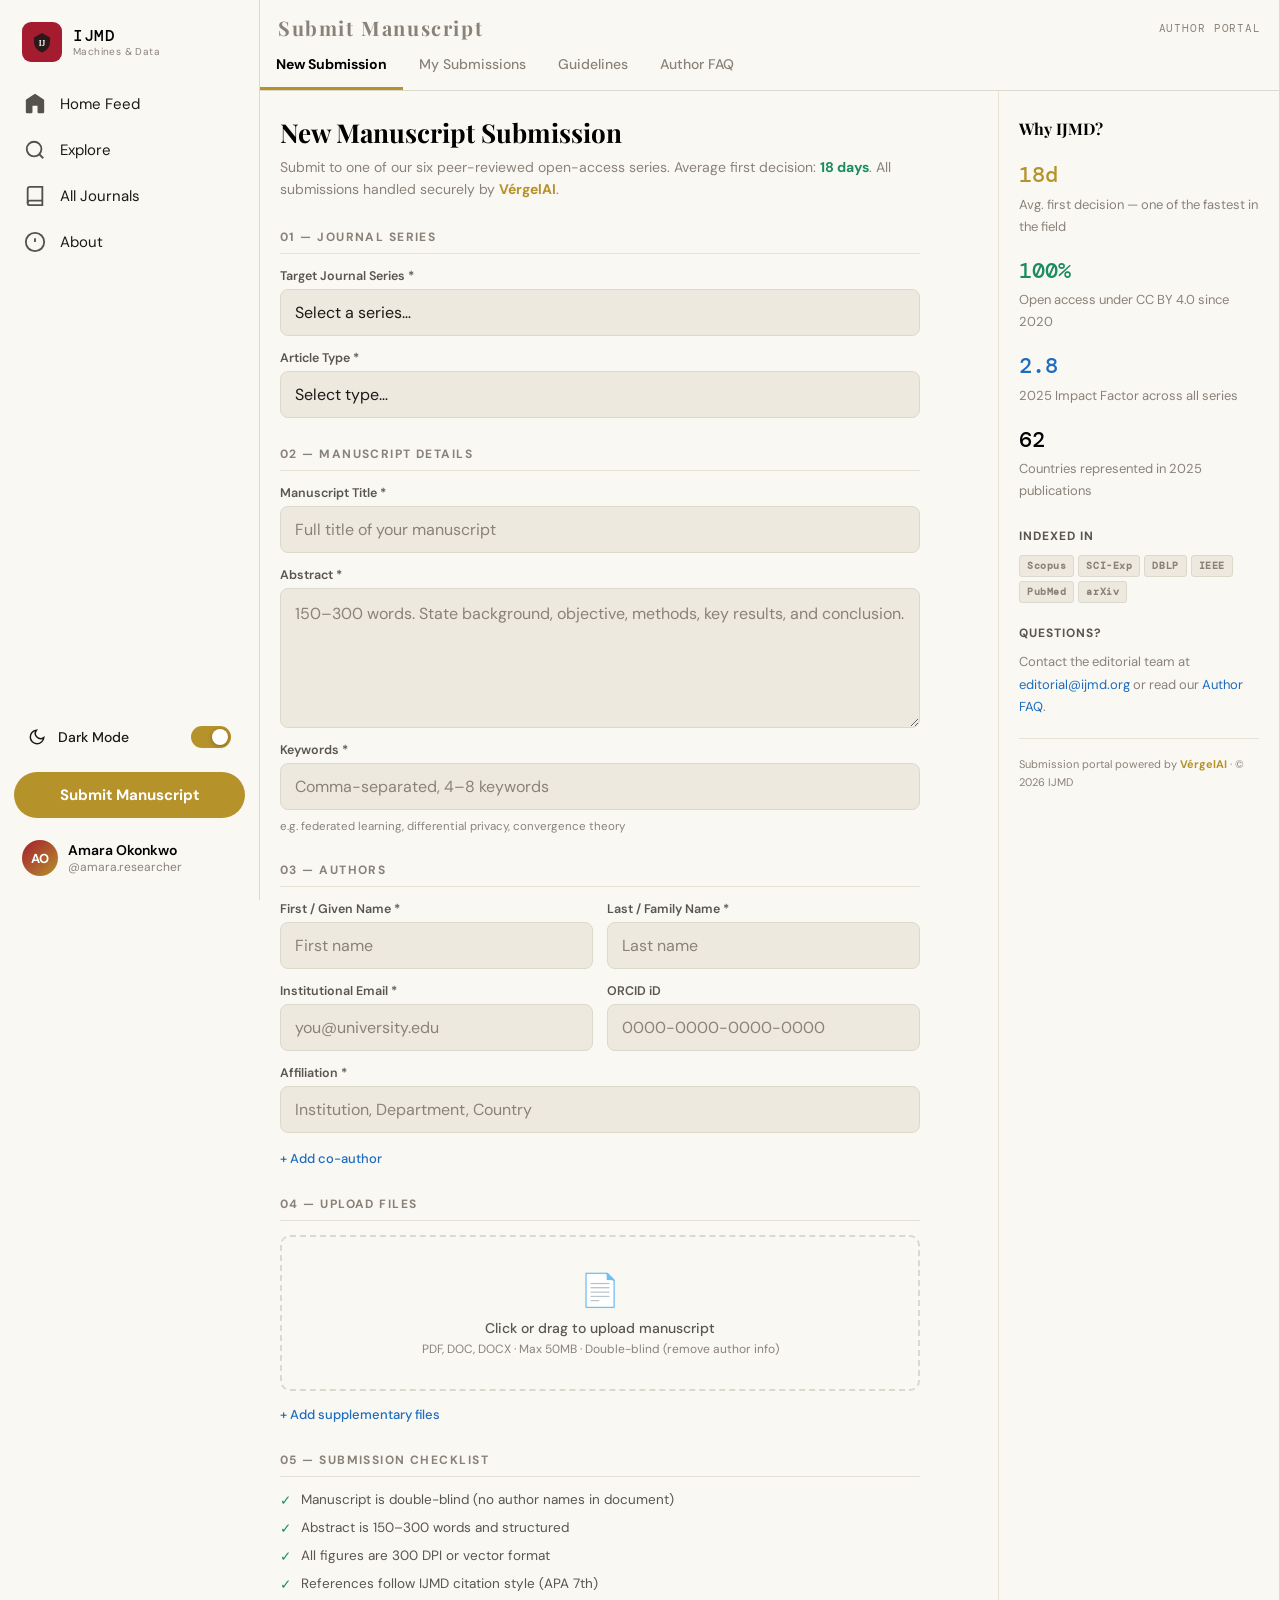
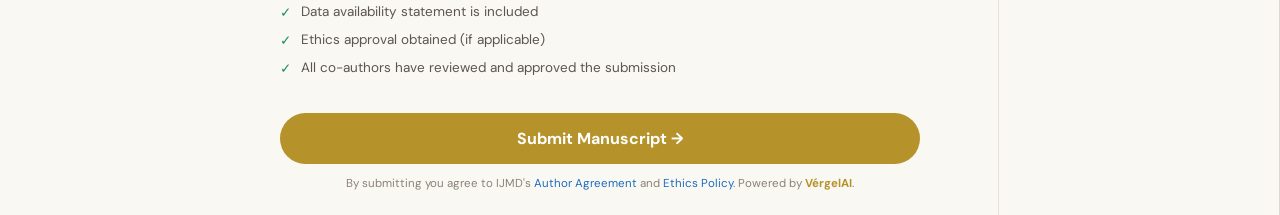
<file: ijmd/submit.html>
<!DOCTYPE html>
<html lang="en" data-theme="dark">
<head>
  <meta charset="UTF-8"><meta name="viewport" content="width=device-width,initial-scale=1.0">
  <title>Submit Manuscript — IJMD | International Journals of Machines & Data</title>
  <meta name="description" content="Submit your research to IJMD. Fast peer review (avg 18 days), open access, indexed in Scopus and SCI-Expanded. Six journal series to choose from.">
  <meta name="robots" content="index,follow"><link rel="canonical" href="https://ijmd.org/submit">
  <link rel="icon" type="image/svg+xml" href="data:image/svg+xml,<svg xmlns='http://www.w3.org/2000/svg' viewBox='0 0 32 32'><rect width='32' height='32' rx='6' fill='%23e8c96b'/><text x='16' y='22' font-family='Georgia' font-size='14' font-weight='700' fill='%23000' text-anchor='middle'>IJ</text></svg>">
  <link rel="preconnect" href="https://fonts.googleapis.com"><link rel="preconnect" href="https://fonts.gstatic.com" crossorigin>
  <link href="https://fonts.googleapis.com/css2?family=DM+Sans:wght@300;400;500;600;700&family=DM+Mono:wght@400;500&family=Playfair+Display:ital,wght@0,600;0,700;1,500&display=swap" rel="stylesheet">
  <link rel="stylesheet" href="css/ijmd.css">
</head>
<body>
  <!-- ══ MOBILE TOP HEADER ══ -->
  <header class="mobile-header">
    <a href="index.html" class="mobile-logo">
      <div class="mobile-logo-icon"><svg viewBox="0 0 22 22" fill="none"><path d="M11 2L3 6.5V11C3 15.8 6.5 20.2 11 21.5C15.5 20.2 19 15.8 19 11V6.5L11 2Z" fill="currentColor" opacity=".9"/><text x="11" y="14.5" font-family="Georgia" font-size="7.5" font-weight="700" fill="white" text-anchor="middle">IJ</text></svg></div>
      <span class="mobile-logo-text">IJMD</span>
    </a>
    <div class="mobile-header-actions">
      <button class="mobile-icon-btn" id="mobileThemeBtn" aria-label="Toggle theme">
        <svg viewBox="0 0 24 24" fill="none" stroke="currentColor" stroke-width="2" id="mobileThemeIcon"><circle cx="12" cy="12" r="5"/><line x1="12" y1="1" x2="12" y2="3"/><line x1="12" y1="21" x2="12" y2="23"/><line x1="4.22" y1="4.22" x2="5.64" y2="5.64"/><line x1="18.36" y1="18.36" x2="19.78" y2="19.78"/><line x1="1" y1="12" x2="3" y2="12"/><line x1="21" y1="12" x2="23" y2="12"/><line x1="4.22" y1="19.78" x2="5.64" y2="18.36"/><line x1="18.36" y1="5.64" x2="19.78" y2="4.22"/></svg>
      </button>
      <a href="alerts.html" class="mobile-icon-btn" aria-label="Alerts">
        <svg viewBox="0 0 24 24" fill="none" stroke="currentColor" stroke-width="2"><path d="M18 8A6 6 0 0 0 6 8c0 7-3 9-3 9h18s-3-2-3-9"/><path d="M13.73 21a2 2 0 0 1-3.46 0"/></svg>
        <span class="mobile-badge"></span>
      </a>
    </div>
  </header>
  <!-- ══ MOBILE BOTTOM TAB BAR ══ -->
  <nav class="bottom-bar" aria-label="Main navigation">
    <div class="bottom-bar-inner">
      <a href="index.html" class="bottom-tab " aria-label="Home">
        <svg viewBox="0 0 24 24" fill="currentColor" width="22" height="22"><path d="M21.591 7.146L12.52 1.157c-.316-.21-.724-.21-1.04 0l-9.071 5.99c-.26.173-.409.456-.409.757v13.183c0 .502.418.913.929.913H8.313c.511 0 .929-.411.929-.913v-7.075h5.516v7.075c0 .502.418.913.929.913h5.383c.511 0 .929-.411.929-.913V7.904c0-.302-.149-.585-.408-.758z"/></svg>
        <span>Home</span>
      </a>
      <a href="explore.html" class="bottom-tab " aria-label="Explore">
        <svg viewBox="0 0 24 24" fill="none" stroke="currentColor" stroke-width="2" width="22" height="22"><circle cx="11" cy="11" r="8"/><path d="M21 21l-4.35-4.35"/></svg>
        <span>Explore</span>
      </a>
      <a href="submit.html" class="bottom-tab-submit" aria-label="Submit manuscript">
        <svg viewBox="0 0 24 24" fill="none" stroke="currentColor" stroke-width="2.5" width="22" height="22"><line x1="12" y1="5" x2="12" y2="19"/><line x1="5" y1="12" x2="19" y2="12"/></svg>
      </a>
      <a href="journals.html" class="bottom-tab " aria-label="Journals">
        <svg viewBox="0 0 24 24" fill="none" stroke="currentColor" stroke-width="2" width="22" height="22"><path d="M4 19.5A2.5 2.5 0 0 1 6.5 17H20"/><path d="M6.5 2H20v20H6.5A2.5 2.5 0 0 1 4 19.5v-15A2.5 2.5 0 0 1 6.5 2z"/></svg>
        <span>Journals</span>
      </a>
      <a href="profile.html" class="bottom-tab " aria-label="Profile">
        <svg viewBox="0 0 24 24" fill="none" stroke="currentColor" stroke-width="2" width="22" height="22"><path d="M20 21v-2a4 4 0 0 0-4-4H8a4 4 0 0 0-4 4v2"/><circle cx="12" cy="7" r="4"/></svg>
        <span>Profile</span>
      </a>
    </div>
  </nav>

<div class="app no-right">

<aside class="sidebar">
  <a href="index.html" class="sidebar-logo"><div class="logo-icon"><svg viewBox="0 0 22 22" fill="none"><path d="M11 2L3 6.5V11C3 15.8 6.5 20.2 11 21.5C15.5 20.2 19 15.8 19 11V6.5L11 2Z" fill="currentColor" opacity=".9"/><text x="11" y="14.5" font-family="Georgia" font-size="7.5" font-weight="700" fill="white" text-anchor="middle">IJ</text></svg></div><div class="logo-wordmark"><strong>IJMD</strong><span>Machines &amp; Data</span></div></a>
  <ul class="nav-list">
    <li class="nav-item"><a href="index.html"><span class="nav-icon"><svg viewBox="0 0 24 24" fill="currentColor" width="22" height="22"><path d="M21.591 7.146L12.52 1.157c-.316-.21-.724-.21-1.04 0l-9.071 5.99c-.26.173-.409.456-.409.757v13.183c0 .502.418.913.929.913H8.313c.511 0 .929-.411.929-.913v-7.075h5.516v7.075c0 .502.418.913.929.913h5.383c.511 0 .929-.411.929-.913V7.904c0-.302-.149-.585-.408-.758z"/></svg></span><span>Home Feed</span></a></li>
    <li class="nav-item"><a href="explore.html"><span class="nav-icon"><svg viewBox="0 0 24 24" fill="none" stroke="currentColor" stroke-width="2" width="22" height="22"><circle cx="11" cy="11" r="8"/><path d="M21 21l-4.35-4.35"/></svg></span><span>Explore</span></a></li>
    <li class="nav-item"><a href="journals.html"><span class="nav-icon"><svg viewBox="0 0 24 24" fill="none" stroke="currentColor" stroke-width="2" width="22" height="22"><path d="M4 19.5A2.5 2.5 0 0 1 6.5 17H20"/><path d="M6.5 2H20v20H6.5A2.5 2.5 0 0 1 4 19.5v-15A2.5 2.5 0 0 1 6.5 2z"/></svg></span><span>All Journals</span></a></li>
    <li class="nav-item"><a href="about.html"><span class="nav-icon"><svg viewBox="0 0 24 24" fill="none" stroke="currentColor" stroke-width="2" width="22" height="22"><circle cx="12" cy="12" r="10"/><line x1="12" y1="8" x2="12" y2="12"/><line x1="12" y1="16" x2="12.01" y2="16"/></svg></span><span>About</span></a></li>
  </ul>
  <div class="theme-toggle-wrap"><button class="theme-toggle" id="themeToggle" aria-label="Toggle theme" role="switch" aria-checked="true"><svg width="18" height="18" viewBox="0 0 24 24" fill="none" stroke="currentColor" stroke-width="2" id="themeIcon"></svg><span id="themeLabel">Light Mode</span><div class="toggle-track"><div class="toggle-thumb"></div></div></button></div>
  <a href="submit.html" class="submit-btn"><span>Submit Manuscript</span></a>
  <div class="sidebar-profile"><div class="profile-avatar">AO</div><div class="profile-info"><div class="profile-name">Amara Okonkwo</div><div class="profile-handle">@amara.researcher</div></div></div>
</aside>

<main class="main-content">
  <div class="feed-header">
    <div class="feed-title-bar"><span style="font-family:'Playfair Display',serif;font-size:20px;font-weight:700;">Submit Manuscript</span><span>AUTHOR PORTAL</span></div>
    <div class="feed-tabs"><div class="feed-tab active">New Submission</div><div class="feed-tab">My Submissions</div><div class="feed-tab">Guidelines</div><div class="feed-tab">Author FAQ</div></div>
  </div>

  <div style="display:grid;grid-template-columns:1fr 280px;gap:0;min-height:80vh">
    <div style="border-right:1px solid var(--border-sub)">
      <form class="submit-page" id="submitForm" novalidate>
        <div class="page-title">New Manuscript Submission</div>
        <div class="page-subtitle">Submit to one of our six peer-reviewed open-access series. Average first decision: <strong style="color:var(--green)">18 days</strong>. All submissions handled securely by <strong style="color:var(--accent)">VérgelAI</strong>.</div>

        <div class="form-section">
          <div class="form-section-title">01 — Journal Series</div>
          <div class="form-row single">
            <div class="form-group">
              <label class="form-label" for="series">Target Journal Series *</label>
              <select class="form-select" id="series" required>
                <option value="">Select a series…</option>
                <option>Series A — Machine Learning & Intelligent Systems</option>
                <option>Series B — Data Science & Large-Scale Analytics</option>
                <option>Series C — Robotics & Autonomous Systems</option>
                <option>Series D — Edge Computing & Embedded Intelligence</option>
                <option>Series E — Human-Machine Interaction & Ethics</option>
                <option>Series F — Foundation Models & Generative AI</option>
              </select>
            </div>
          </div>
          <div class="form-row single">
            <div class="form-group">
              <label class="form-label" for="type">Article Type *</label>
              <select class="form-select" id="type" required>
                <option value="">Select type…</option>
                <option>Original Research Article</option>
                <option>Review / Survey Article</option>
                <option>Technical Communication (Short)</option>
                <option>Perspective / Commentary</option>
                <option>Replication Study</option>
              </select>
            </div>
          </div>
        </div>

        <div class="form-section">
          <div class="form-section-title">02 — Manuscript Details</div>
          <div class="form-row single">
            <div class="form-group">
              <label class="form-label" for="title">Manuscript Title *</label>
              <input class="form-input" id="title" type="text" placeholder="Full title of your manuscript" required>
            </div>
          </div>
          <div class="form-row single">
            <div class="form-group">
              <label class="form-label" for="abstract">Abstract *</label>
              <textarea class="form-textarea" id="abstract" placeholder="150–300 words. State background, objective, methods, key results, and conclusion." required style="min-height:140px"></textarea>
            </div>
          </div>
          <div class="form-row single">
            <div class="form-group">
              <label class="form-label" for="keywords">Keywords *</label>
              <input class="form-input" id="keywords" type="text" placeholder="Comma-separated, 4–8 keywords">
              <div class="form-hint">e.g. federated learning, differential privacy, convergence theory</div>
            </div>
          </div>
        </div>

        <div class="form-section">
          <div class="form-section-title">03 — Authors</div>
          <div class="form-row">
            <div class="form-group"><label class="form-label" for="fname">First / Given Name *</label><input class="form-input" id="fname" type="text" placeholder="First name" required></div>
            <div class="form-group"><label class="form-label" for="lname">Last / Family Name *</label><input class="form-input" id="lname" type="text" placeholder="Last name" required></div>
          </div>
          <div class="form-row">
            <div class="form-group"><label class="form-label" for="email">Institutional Email *</label><input class="form-input" id="email" type="email" placeholder="you@university.edu" required></div>
            <div class="form-group"><label class="form-label" for="orcid">ORCID iD</label><input class="form-input" id="orcid" type="text" placeholder="0000-0000-0000-0000"></div>
          </div>
          <div class="form-row single">
            <div class="form-group"><label class="form-label" for="affiliation">Affiliation *</label><input class="form-input" id="affiliation" type="text" placeholder="Institution, Department, Country" required></div>
          </div>
          <div style="margin-top:6px"><a href="#" style="font-size:13px;color:var(--blue);font-weight:500">+ Add co-author</a></div>
        </div>

        <div class="form-section">
          <div class="form-section-title">04 — Upload Files</div>
          <div class="upload-area" tabindex="0" role="button" aria-label="Upload manuscript file">
            <div class="upload-icon">📄</div>
            <div class="upload-label">Click or drag to upload manuscript</div>
            <div class="upload-hint">PDF, DOC, DOCX · Max 50MB · Double-blind (remove author info)</div>
          </div>
          <div style="margin-top:12px"><a href="#" style="font-size:13px;color:var(--blue);font-weight:500">+ Add supplementary files</a></div>
        </div>

        <div class="form-section">
          <div class="form-section-title">05 — Submission Checklist</div>
          <ul class="checklist">
            <li>Manuscript is double-blind (no author names in document)</li>
            <li>Abstract is 150–300 words and structured</li>
            <li>All figures are 300 DPI or vector format</li>
            <li>References follow IJMD citation style (APA 7th)</li>
            <li>Data availability statement is included</li>
            <li>Ethics approval obtained (if applicable)</li>
            <li>All co-authors have reviewed and approved the submission</li>
          </ul>
        </div>

        <button class="submit-form-btn" type="submit">Submit Manuscript →</button>
        <p style="font-size:11.5px;color:var(--text-dim);margin-top:12px;text-align:center">By submitting you agree to IJMD's <a href="#" style="color:var(--blue)">Author Agreement</a> and <a href="#" style="color:var(--blue)">Ethics Policy</a>. Powered by <strong style="color:var(--accent)">VérgelAI</strong>.</p>
      </form>
    </div>

    <!-- Sidebar info panel -->
    <div style="padding:24px 20px;font-size:13px;color:var(--text-dim);line-height:1.7">
      <div style="font-family:'Playfair Display',serif;font-size:16px;font-weight:700;color:var(--text-strong);margin-bottom:14px">Why IJMD?</div>
      <div style="display:flex;flex-direction:column;gap:14px;margin-bottom:24px">
        <div><div style="font-family:'DM Mono',monospace;font-size:22px;color:var(--accent);font-weight:500">18d</div><div>Avg. first decision — one of the fastest in the field</div></div>
        <div><div style="font-family:'DM Mono',monospace;font-size:22px;color:var(--green);font-weight:500">100%</div><div>Open access under CC BY 4.0 since 2020</div></div>
        <div><div style="font-family:'DM Mono',monospace;font-size:22px;color:var(--blue);font-weight:500">2.8</div><div>2025 Impact Factor across all series</div></div>
        <div><div style="font-family:'DM Mono',monospace;font-size:22px;color:var(--text-strong);font-weight:500">62</div><div>Countries represented in 2025 publications</div></div>
      </div>
      <div style="font-weight:700;color:var(--text-mid);margin-bottom:8px;font-size:12px;letter-spacing:.08em;text-transform:uppercase">Indexed In</div>
      <div class="index-chips" style="margin-bottom:20px"><span class="index-chip">Scopus</span><span class="index-chip">SCI-Exp</span><span class="index-chip">DBLP</span><span class="index-chip">IEEE</span><span class="index-chip">PubMed</span><span class="index-chip">arXiv</span></div>
      <div style="font-weight:700;color:var(--text-mid);margin-bottom:8px;font-size:12px;letter-spacing:.08em;text-transform:uppercase">Questions?</div>
      <div>Contact the editorial team at <a href="mailto:editorial@ijmd.org" style="color:var(--blue)">editorial@ijmd.org</a> or read our <a href="#" style="color:var(--blue)">Author FAQ</a>.</div>
      <div style="margin-top:20px;padding-top:16px;border-top:1px solid var(--border-sub);font-size:11px">Submission portal powered by <strong style="color:var(--accent)">VérgelAI</strong> · © 2026 IJMD</div>
    </div>
  </div>
</main>

</div>
<script src="js/ijmd.js"></script>
</body>
</html>
</file>
<file: ijmd/css/ijmd.css>
/* ═══════════════════════════════════════════════════════════
   IJMD.ORG — Complete Stylesheet
   Mobile-first, fully responsive
   Powered by VérgelAI
   ═══════════════════════════════════════════════════════════ */

/* ── THEME TOKENS ── */
:root,
[data-theme="dark"] {
  --bg:           #000;
  --bg-card:      #0f0f0f;
  --bg-hover:     #141414;
  --bg-input:     #1a1a1a;
  --bg-widget:    #111;
  --border:       #2a2a2a;
  --border-sub:   #1e1e1e;
  --text:         #e7e7e7;
  --text-dim:     #6e6e6e;
  --text-mid:     #a0a0a0;
  --text-strong:  #fff;
  --accent:       #e8c96b;
  --accent-dim:   rgba(232,201,107,.12);
  --crimson:      #c94060;
  --crimson-dim:  rgba(201,64,96,.12);
  --blue:         #4a9eff;
  --blue-dim:     rgba(74,158,255,.10);
  --green:        #3ecf8e;
  --green-dim:    rgba(62,207,142,.10);
  --shadow:       rgba(0,0,0,.55);
  --logo-bg:      #e8c96b;
  --logo-txt:     #000;
  --scrollbar:    #2a2a2a;
  --bottombar-h:  60px;
}
[data-theme="light"] {
  --bg:           #faf8f3;
  --bg-card:      #fff;
  --bg-hover:     #f4f0e8;
  --bg-input:     #ede9df;
  --bg-widget:    #f2ede2;
  --border:       #ddd8cc;
  --border-sub:   #e8e2d6;
  --text:         #1c1a17;
  --text-dim:     #8a8278;
  --text-mid:     #5a5550;
  --text-strong:  #000;
  --accent:       #b5922a;
  --accent-dim:   rgba(181,146,42,.10);
  --crimson:      #a51c30;
  --crimson-dim:  rgba(165,28,48,.10);
  --blue:         #1d6cbe;
  --blue-dim:     rgba(29,108,190,.08);
  --green:        #1a8c5e;
  --green-dim:    rgba(26,140,94,.08);
  --shadow:       rgba(0,0,0,.10);
  --logo-bg:      #a51c30;
  --logo-txt:     #fff;
  --scrollbar:    #ccc6bb;
}

/* ── RESET ── */
*,*::before,*::after{box-sizing:border-box;margin:0;padding:0}
html{scroll-behavior:smooth;font-size:16px;-webkit-text-size-adjust:100%}
body{
  background:var(--bg);color:var(--text);
  font-family:'DM Sans',system-ui,sans-serif;
  min-height:100vh;transition:background .25s,color .25s;
  -webkit-font-smoothing:antialiased;-moz-osx-font-smoothing:grayscale;
  overscroll-behavior-y:contain;
}
a{color:inherit;text-decoration:none}
button{font-family:'DM Sans',sans-serif;cursor:pointer}
img{max-width:100%;display:block}
::-webkit-scrollbar{width:5px;height:5px}
::-webkit-scrollbar-track{background:transparent}
::-webkit-scrollbar-thumb{background:var(--scrollbar);border-radius:3px}

/* ════════════════════════════════════════
   MOBILE TOP HEADER (mobile only)
════════════════════════════════════════ */
.mobile-header{
  display:none;
  position:sticky;top:0;z-index:200;
  background:color-mix(in srgb,var(--bg) 90%,transparent);
  backdrop-filter:blur(14px);-webkit-backdrop-filter:blur(14px);
  border-bottom:1px solid var(--border);
  padding:0 16px;
  height:52px;
  align-items:center;
  justify-content:space-between;
}
.mobile-logo{display:flex;align-items:center;gap:9px;text-decoration:none}
.mobile-logo-icon{
  width:32px;height:32px;background:var(--logo-bg);border-radius:7px;
  display:flex;align-items:center;justify-content:center;transition:background .25s;
}
.mobile-logo-icon svg{width:18px;height:18px}
.mobile-logo-text{font-family:'DM Mono',monospace;font-weight:500;font-size:15px;
  color:var(--text-strong);letter-spacing:.04em}
.mobile-header-actions{display:flex;align-items:center;gap:8px}
.mobile-icon-btn{
  width:36px;height:36px;border-radius:50%;border:none;background:transparent;
  display:flex;align-items:center;justify-content:center;color:var(--text);
  transition:background .15s;position:relative;
}
.mobile-icon-btn:hover{background:var(--bg-hover)}
.mobile-icon-btn svg{width:20px;height:20px}
.mobile-badge{
  position:absolute;top:4px;right:4px;
  width:8px;height:8px;border-radius:50%;background:var(--crimson);
  border:2px solid var(--bg);
}

/* ════════════════════════════════════════
   BOTTOM TAB BAR (mobile only)
════════════════════════════════════════ */
.bottom-bar{
  display:none;
  position:fixed;bottom:0;left:0;right:0;z-index:200;
  background:color-mix(in srgb,var(--bg) 95%,transparent);
  backdrop-filter:blur(20px);-webkit-backdrop-filter:blur(20px);
  border-top:1px solid var(--border);
  height:var(--bottombar-h);
  padding-bottom:env(safe-area-inset-bottom);
  padding-bottom:max(env(safe-area-inset-bottom), 4px);
}
.bottom-bar-inner{
  display:flex;align-items:center;justify-content:space-around;
  height:100%;max-width:500px;margin:0 auto;
}
.bottom-tab{
  display:flex;flex-direction:column;align-items:center;justify-content:center;
  gap:3px;flex:1;height:100%;
  color:var(--text-dim);text-decoration:none;
  font-size:10px;font-weight:500;letter-spacing:.02em;
  transition:color .15s;position:relative;padding:0 4px;
  border:none;background:transparent;
  -webkit-tap-highlight-color:transparent;
}
.bottom-tab.active{color:var(--accent)}
.bottom-tab svg{width:22px;height:22px;flex-shrink:0}
.bottom-tab-badge{
  position:absolute;top:6px;right:calc(50% - 18px);
  background:var(--crimson);color:#fff;
  font-size:9px;font-weight:700;padding:1px 5px;border-radius:999px;min-width:16px;text-align:center;
}
.bottom-tab-submit{
  width:44px;height:44px;border-radius:50%;
  background:var(--accent);border:none;
  display:flex;align-items:center;justify-content:center;
  color:var(--logo-txt);flex-shrink:0;
  box-shadow:0 2px 12px rgba(232,201,107,.35);
  transition:transform .15s,opacity .15s;
}
.bottom-tab-submit:active{transform:scale(.93)}
.bottom-tab-submit svg{width:22px;height:22px}

/* ════════════════════════════════════════
   DESKTOP APP SHELL
════════════════════════════════════════ */
.app{
  display:grid;
  grid-template-columns:260px 1fr 300px;
  max-width:1300px;margin:0 auto;min-height:100vh;
}
.app.no-right{grid-template-columns:260px 1fr}

/* ════════════════════════════════════════
   LEFT SIDEBAR (desktop)
════════════════════════════════════════ */
.sidebar{
  position:sticky;top:0;height:100vh;
  display:flex;flex-direction:column;
  padding:14px 10px;
  border-right:1px solid var(--border);
  overflow-y:auto;overflow-x:hidden;
}
.sidebar-logo{display:flex;align-items:center;gap:11px;padding:8px 12px 20px;flex-shrink:0}
.logo-icon{
  width:40px;height:40px;background:var(--logo-bg);border-radius:9px;
  display:flex;align-items:center;justify-content:center;flex-shrink:0;transition:background .25s;
}
.logo-icon svg{width:22px;height:22px}
.logo-wordmark{display:flex;flex-direction:column;line-height:1}
.logo-wordmark strong{font-family:'DM Mono',monospace;font-weight:500;font-size:16px;
  color:var(--text-strong);letter-spacing:.04em;transition:color .25s}
.logo-wordmark span{font-size:10px;color:var(--text-dim);letter-spacing:.04em;margin-top:3px}
.nav-list{list-style:none;flex:1}
.nav-item a{
  display:flex;align-items:center;gap:14px;padding:11px 14px;
  border-radius:999px;color:var(--text);font-size:15px;font-weight:400;
  transition:background .15s,color .15s;margin-bottom:2px;
}
.nav-item a:hover{background:var(--bg-hover)}
.nav-item.active a{font-weight:700;color:var(--text-strong)}
.nav-icon{width:22px;height:22px;display:flex;align-items:center;justify-content:center;flex-shrink:0;opacity:.75}
.nav-item.active .nav-icon{opacity:1}
.nav-badge{
  margin-left:auto;background:var(--crimson);color:#fff;
  font-size:11px;font-weight:700;padding:2px 7px;border-radius:999px;min-width:20px;text-align:center;
}
/* Theme toggle */
.theme-toggle-wrap{padding:4px 4px 2px}
.theme-toggle{
  display:flex;align-items:center;gap:12px;padding:10px 14px;border-radius:999px;
  width:100%;background:transparent;border:none;color:var(--text);font-size:14px;font-weight:500;
  transition:background .15s;
}
.theme-toggle:hover{background:var(--bg-hover)}
.toggle-track{
  width:40px;height:22px;border-radius:999px;background:var(--border);
  position:relative;transition:background .25s;flex-shrink:0;margin-left:auto;
}
[data-theme="light"] .toggle-track{background:var(--accent)}
.toggle-thumb{
  position:absolute;top:3px;left:3px;width:16px;height:16px;
  border-radius:50%;background:#fff;transition:transform .25s;
  box-shadow:0 1px 4px rgba(0,0,0,.3);
}
[data-theme="light"] .toggle-thumb{transform:translateX(18px)}
.submit-btn{
  display:block;background:var(--accent);color:var(--logo-txt)!important;
  font-weight:700!important;font-size:15px;text-align:center;
  padding:13px 20px;border-radius:999px;margin:12px 4px 6px;
  transition:opacity .15s,transform .1s,background .25s;
}
.submit-btn:hover{opacity:.88;transform:scale(.99)}
.sidebar-profile{
  display:flex;align-items:center;gap:10px;padding:10px 12px;border-radius:999px;
  transition:background .15s;margin-top:6px;flex-shrink:0;
}
.sidebar-profile:hover{background:var(--bg-hover)}
.profile-avatar{
  width:36px;height:36px;border-radius:50%;
  background:linear-gradient(135deg,var(--crimson),var(--accent));
  display:flex;align-items:center;justify-content:center;
  font-weight:700;font-size:13px;color:#fff;flex-shrink:0;
}
.profile-info{flex:1;min-width:0}
.profile-name{font-size:14px;font-weight:600;color:var(--text-strong);
  white-space:nowrap;overflow:hidden;text-overflow:ellipsis;transition:color .25s}
.profile-handle{font-size:12px;color:var(--text-dim)}

/* ════════════════════════════════════════
   MAIN FEED / CONTENT
════════════════════════════════════════ */
.main-feed,.main-content{border-right:1px solid var(--border);min-height:100vh}
.feed-header{
  position:sticky;top:0;
  background:color-mix(in srgb,var(--bg) 85%,transparent);
  backdrop-filter:blur(14px);-webkit-backdrop-filter:blur(14px);
  border-bottom:1px solid var(--border);z-index:50;
}
.feed-title-bar{
  padding:14px 18px 0;font-size:20px;font-weight:800;color:var(--text-strong);
  font-family:'Playfair Display',Georgia,serif;
  display:flex;align-items:center;justify-content:space-between;
}
.feed-title-bar span{font-family:'DM Mono',monospace;font-size:11px;font-weight:400;
  color:var(--text-dim);letter-spacing:.08em}
.feed-tabs{display:flex;overflow-x:auto;scrollbar-width:none}
.feed-tabs::-webkit-scrollbar{display:none}
.feed-tab{
  flex-shrink:0;padding:14px 16px;text-align:center;font-size:14px;font-weight:500;
  color:var(--text-dim);cursor:pointer;border-bottom:3px solid transparent;
  transition:color .15s,border-color .15s,background .15s;user-select:none;
  white-space:nowrap;
}
.feed-tab:hover{background:var(--bg-hover);color:var(--text)}
.feed-tab.active{color:var(--text-strong);font-weight:700;border-color:var(--accent)}

/* ════════════════════════════════════════
   PAPER CARD
════════════════════════════════════════ */
.paper-card{
  display:flex;gap:12px;padding:14px 16px;
  border-bottom:1px solid var(--border-sub);
  transition:background .12s;cursor:pointer;
  animation:fadeUp .35s ease both;
}
.paper-card:hover{background:var(--bg-hover)}
.paper-card.pinned{
  background:color-mix(in srgb,var(--accent) 4%,var(--bg));
  border-left:2px solid var(--accent);
}
@keyframes fadeUp{from{opacity:0;transform:translateY(8px)}to{opacity:1;transform:translateY(0)}}
.paper-card:nth-child(1){animation-delay:.05s}
.paper-card:nth-child(2){animation-delay:.10s}
.paper-card:nth-child(3){animation-delay:.15s}
.paper-card:nth-child(4){animation-delay:.20s}
.paper-card:nth-child(5){animation-delay:.25s}
.paper-card:nth-child(6){animation-delay:.30s}
.paper-avatar{
  width:40px;height:40px;border-radius:50%;
  display:flex;align-items:center;justify-content:center;
  font-family:'DM Mono',monospace;font-size:11px;font-weight:500;
  color:#fff;flex-shrink:0;
}
.paper-body{flex:1;min-width:0}
.paper-meta{display:flex;align-items:baseline;gap:5px;flex-wrap:wrap;margin-bottom:3px}
.paper-journal{font-weight:700;font-size:14px;color:var(--text-strong)}
.paper-handle{font-size:13px;color:var(--text-dim)}
.paper-dot{color:var(--text-dim);font-size:12px}
.paper-time{font-size:13px;color:var(--text-dim)}
.paper-series{
  display:inline-flex;align-items:center;background:var(--accent-dim);color:var(--accent);
  font-size:10px;font-weight:600;font-family:'DM Mono',monospace;
  letter-spacing:.06em;padding:2px 8px;border-radius:4px;margin-left:auto;
  transition:background .25s,color .25s;white-space:nowrap;
}
.verified{color:var(--blue);display:inline-flex;align-items:center;margin-left:2px;vertical-align:middle}
.paper-pin-label{font-size:11px;color:var(--accent);font-weight:600;
  letter-spacing:.06em;margin-bottom:5px;display:flex;align-items:center;gap:5px}
.paper-title{
  font-family:'Playfair Display',Georgia,serif;
  font-size:16px;font-weight:600;line-height:1.35;
  color:var(--text-strong);margin-bottom:7px;transition:color .25s;
}
.paper-title a{color:inherit}
.paper-title a:hover{color:var(--accent)}
.paper-abstract{font-size:13.5px;line-height:1.65;color:var(--text-mid);
  margin-bottom:10px;transition:color .25s}
.abstract-clamp{display:-webkit-box;-webkit-line-clamp:3;-webkit-box-orient:vertical;overflow:hidden}
.show-more{font-size:13px;color:var(--blue);cursor:pointer;
  -webkit-tap-highlight-color:transparent}
.show-more:hover{text-decoration:underline}
/* Chart */
.paper-chart-wrap{
  width:100%;border-radius:10px;border:1px solid var(--border);
  background:var(--bg-input);height:110px;display:flex;align-items:flex-end;
  overflow:hidden;position:relative;margin:8px 0 10px;
  transition:background .25s,border-color .25s;
}
.chart-label-inner{
  position:absolute;top:9px;left:14px;
  font-family:'DM Mono',monospace;font-size:9.5px;color:var(--text-dim);letter-spacing:.09em;
}
.chart-bars{display:flex;align-items:flex-end;gap:5px;padding:0 16px 14px;width:100%;height:100%}
.cbar{flex:1;border-radius:3px 3px 0 0;background:var(--accent);opacity:.28;transition:opacity .15s,background .25s}
.cbar:hover{opacity:.75}
.cbar.hi{opacity:.72}
/* Tags */
.paper-tags{display:flex;flex-wrap:wrap;gap:6px;margin-bottom:10px}
.ptag{font-size:12.5px;color:var(--blue);font-weight:500;cursor:pointer;transition:color .15s;
  -webkit-tap-highlight-color:transparent}
.ptag:hover{text-decoration:underline}
.oa-badge{
  background:var(--green-dim);color:var(--green);font-size:9.5px;font-weight:700;
  font-family:'DM Mono',monospace;padding:2px 7px;border-radius:4px;letter-spacing:.08em;
  transition:background .25s,color .25s;
}
/* Action row */
.paper-actions{display:flex;justify-content:space-between;max-width:340px}
.action-btn{
  display:flex;align-items:center;gap:5px;font-size:12.5px;color:var(--text-dim);
  padding:6px 8px;border-radius:999px;border:none;background:transparent;
  transition:color .15s,background .15s;user-select:none;
  min-height:36px;min-width:36px;justify-content:center;
  -webkit-tap-highlight-color:transparent;
}
.action-btn svg{width:18px;height:18px}
.action-btn.cite:hover {color:var(--blue);  background:var(--blue-dim)}
.action-btn.like:hover {color:var(--crimson);background:var(--crimson-dim)}
.action-btn.save:hover {color:var(--accent); background:var(--accent-dim)}
.action-btn.share:hover{color:var(--green);  background:var(--green-dim)}
.action-btn.liked{color:var(--crimson)!important}
.action-btn.saved{color:var(--accent)!important}
.load-more{
  padding:22px;text-align:center;color:var(--blue);
  font-size:14px;font-weight:600;cursor:pointer;transition:background .15s;
  -webkit-tap-highlight-color:transparent;
}
.load-more:hover{background:var(--bg-hover)}

/* Compose */
.compose-box{display:flex;gap:12px;padding:14px 16px;border-bottom:1px solid var(--border-sub)}
.compose-avatar{
  width:40px;height:40px;border-radius:50%;flex-shrink:0;
  background:linear-gradient(135deg,var(--crimson),var(--accent));
  display:flex;align-items:center;justify-content:center;
  font-weight:700;font-size:13px;color:#fff;
}
.compose-right{flex:1}
.compose-input{
  width:100%;background:transparent;border:none;outline:none;
  color:var(--text-dim);font-family:'DM Sans',sans-serif;
  font-size:16px;padding:8px 0;resize:none;cursor:text;transition:color .15s;
}
.compose-input:focus{color:var(--text)}
.compose-footer{
  display:flex;align-items:center;justify-content:space-between;
  padding-top:8px;border-top:1px solid var(--border-sub);margin-top:4px;flex-wrap:wrap;gap:8px;
}
.compose-tags{display:flex;gap:8px;flex-wrap:wrap}
.compose-tag{font-size:12px;color:var(--blue);font-weight:500;cursor:pointer}
.compose-post-btn{
  background:var(--accent);color:var(--logo-txt);font-weight:700;
  font-size:13px;padding:7px 20px;border-radius:999px;border:none;
  transition:opacity .15s,background .25s;
}
.compose-post-btn:hover{opacity:.88}

/* ════════════════════════════════════════
   RIGHT PANEL
════════════════════════════════════════ */
.right-panel{padding:12px 14px;overflow-y:auto;height:100vh;position:sticky;top:0}
.search-box{
  background:var(--bg-input);border:1px solid transparent;border-radius:999px;
  display:flex;align-items:center;gap:10px;padding:9px 16px;margin-bottom:14px;
  transition:border-color .15s,background .25s;
}
.search-box:focus-within{background:var(--bg);border-color:var(--blue)}
.search-box input{
  background:transparent;border:none;outline:none;color:var(--text);
  font-size:14px;font-family:'DM Sans',sans-serif;width:100%;
}
.search-box input::placeholder{color:var(--text-dim)}
.search-icon{color:var(--text-dim);flex-shrink:0}
.right-widget{
  background:var(--bg-widget);border-radius:14px;overflow:hidden;
  margin-bottom:14px;border:1px solid var(--border-sub);
  transition:background .25s,border-color .25s;
}
.widget-title{
  padding:14px 16px 8px;font-size:18px;font-weight:700;color:var(--text-strong);
  font-family:'Playfair Display',serif;transition:color .25s;
}
.impact-row{display:flex;align-items:center;justify-content:space-between;padding:8px 16px}
.impact-label{font-size:13px;color:var(--text-mid)}
.impact-val{font-family:'DM Mono',monospace;font-size:14px;font-weight:500;color:var(--text-strong)}
.impact-val.gold{color:var(--accent)}
.impact-val.green{color:var(--green)}
.trend-item{padding:9px 16px;cursor:pointer;transition:background .12s;
  -webkit-tap-highlight-color:transparent}
.trend-item:hover{background:var(--bg-hover)}
.trend-meta{font-size:11px;color:var(--text-dim);margin-bottom:2px}
.trend-topic{font-size:14px;font-weight:700;color:var(--text-strong);margin-bottom:2px;transition:color .25s}
.trend-topic.accent{color:var(--accent)}
.trend-count{font-size:12px;color:var(--text-dim)}
.journal-follow{display:flex;align-items:center;gap:10px;padding:10px 16px;cursor:pointer;transition:background .12s}
.journal-follow:hover{background:var(--bg-hover)}
.jf-avatar{
  width:36px;height:36px;border-radius:8px;display:flex;align-items:center;
  justify-content:center;font-family:'DM Mono',monospace;font-size:10px;
  font-weight:500;color:#fff;flex-shrink:0;
}
.jf-info{flex:1;min-width:0}
.jf-name{font-size:13px;font-weight:700;color:var(--text-strong);
  white-space:nowrap;overflow:hidden;text-overflow:ellipsis;transition:color .25s}
.jf-handle{font-size:11.5px;color:var(--text-dim)}
.follow-btn{
  background:var(--text-strong);color:var(--bg);font-weight:700;font-size:12px;
  padding:5px 14px;border-radius:999px;border:none;font-family:'DM Sans',sans-serif;
  transition:opacity .15s,background .25s,color .25s;flex-shrink:0;
}
.follow-btn:hover{opacity:.82}
.follow-btn.following{background:transparent;border:1px solid var(--border);color:var(--text)}
.widget-show-more{padding:12px 16px;font-size:13.5px;color:var(--blue);cursor:pointer}
.widget-show-more:hover{background:var(--bg-hover)}

/* ════════════════════════════════════════
   VERGEL FOOTER
════════════════════════════════════════ */
.vergel-footer{padding:16px 0 12px;font-size:11px;color:var(--text-dim);line-height:1.75}
.vergel-footer a{color:var(--text-dim);text-decoration:none;transition:color .15s}
.vergel-footer a:hover{color:var(--text-mid);text-decoration:underline}
.vergel-powered{display:flex;align-items:center;gap:7px;margin-bottom:8px;font-size:12px;color:var(--text-mid);font-weight:500}
.vergel-logo-pill{
  background:linear-gradient(90deg,var(--crimson),var(--accent));border-radius:999px;
  padding:2px 10px;font-size:11px;font-weight:700;color:#000;
  font-family:'DM Mono',monospace;letter-spacing:.04em;
}
.index-chips{display:flex;flex-wrap:wrap;gap:4px;margin-top:6px}
.index-chip{
  background:var(--bg-input);border:1px solid var(--border);color:var(--text-dim);
  font-size:9.5px;font-weight:600;font-family:'DM Mono',monospace;
  letter-spacing:.06em;padding:2px 7px;border-radius:3px;
  transition:background .25s,border-color .25s;
}

/* ════════════════════════════════════════
   JOURNALS PAGE
════════════════════════════════════════ */
.journals-grid{display:grid;grid-template-columns:1fr 1fr;gap:1px;background:var(--border)}
.journal-card{background:var(--bg-card);padding:28px 24px;transition:background .15s;
  display:block;color:inherit;-webkit-tap-highlight-color:transparent}
.journal-card:hover{background:var(--bg-hover)}
.jc-series{font-family:'DM Mono',monospace;font-size:10px;font-weight:600;
  letter-spacing:.18em;color:var(--accent);margin-bottom:10px;text-transform:uppercase}
.jc-name{font-family:'Playfair Display',serif;font-size:20px;font-weight:700;
  color:var(--text-strong);margin-bottom:8px;line-height:1.3}
.jc-desc{font-size:13.5px;line-height:1.65;color:var(--text-mid);margin-bottom:16px}
.jc-stats{display:flex;gap:20px}
.jc-stat{font-family:'DM Mono',monospace;font-size:12px;color:var(--text-dim)}
.jc-stat strong{color:var(--accent);display:block;font-size:18px;margin-bottom:2px}
.jc-follow{display:inline-flex;align-items:center;gap:6px;margin-top:16px;
  font-size:13px;font-weight:600;color:var(--blue)}

/* ════════════════════════════════════════
   ARTICLE DETAIL
════════════════════════════════════════ */
.article-detail{max-width:700px;padding:28px 20px}
.article-breadcrumb{font-size:12px;color:var(--text-dim);margin-bottom:20px;
  display:flex;gap:6px;align-items:center;flex-wrap:wrap}
.article-breadcrumb a{color:var(--blue)}
.article-h1{font-family:'Playfair Display',serif;font-size:clamp(20px,4vw,32px);
  font-weight:700;line-height:1.25;color:var(--text-strong);margin-bottom:14px}
.article-byline{font-size:13px;color:var(--text-dim);margin-bottom:6px}
.article-byline strong{color:var(--text-mid)}
.article-meta-chips{display:flex;flex-wrap:wrap;gap:8px;margin-bottom:24px;align-items:center}
.meta-chip{font-family:'DM Mono',monospace;font-size:10.5px;font-weight:600;
  padding:4px 10px;border-radius:4px;letter-spacing:.06em}
.meta-chip.series{background:var(--accent-dim);color:var(--accent)}
.meta-chip.oa{background:var(--green-dim);color:var(--green)}
.meta-chip.doi{background:var(--blue-dim);color:var(--blue)}
.article-abstract-block{
  border-left:3px solid var(--accent);padding:16px 20px;
  background:var(--bg-widget);border-radius:0 8px 8px 0;margin-bottom:24px;
}
.abstract-label{font-size:11px;font-weight:700;letter-spacing:.1em;color:var(--accent);
  text-transform:uppercase;margin-bottom:8px}
.abstract-text{font-size:14px;line-height:1.75;color:var(--text-mid)}
.article-section-title{font-family:'Playfair Display',serif;font-size:20px;font-weight:700;
  color:var(--text-strong);margin:28px 0 12px;border-bottom:1px solid var(--border-sub);padding-bottom:8px}
.article-body p{font-size:14.5px;line-height:1.8;color:var(--text-mid);margin-bottom:16px}
.article-body strong{color:var(--text)}
.cite-box{background:var(--bg-widget);border:1px solid var(--border);border-radius:8px;padding:16px 20px;margin-top:24px}
.cite-box-title{font-size:12px;font-weight:700;letter-spacing:.08em;color:var(--text-mid);text-transform:uppercase;margin-bottom:10px}
.cite-code{font-family:'DM Mono',monospace;font-size:11.5px;color:var(--text-mid);
  line-height:1.6;white-space:pre-wrap;word-break:break-all}
.copy-btn{
  margin-top:10px;background:var(--accent-dim);color:var(--accent);border:none;
  font-size:12px;font-weight:600;padding:6px 14px;border-radius:6px;
  font-family:'DM Sans',sans-serif;transition:background .15s;
}
.copy-btn:hover{background:var(--accent);color:var(--logo-txt)}

/* ════════════════════════════════════════
   SUBMIT / FORM PAGE
════════════════════════════════════════ */
.submit-page{max-width:680px;padding:24px 20px}
.page-title{font-family:'Playfair Display',serif;font-size:26px;font-weight:700;
  color:var(--text-strong);margin-bottom:6px}
.page-subtitle{font-size:14px;color:var(--text-dim);margin-bottom:28px;line-height:1.6}
.form-section{margin-bottom:28px}
.form-section-title{font-size:12px;font-weight:700;letter-spacing:.12em;color:var(--text-dim);
  text-transform:uppercase;margin-bottom:14px;padding-bottom:8px;border-bottom:1px solid var(--border-sub)}
.form-row{display:grid;grid-template-columns:1fr 1fr;gap:14px;margin-bottom:14px}
.form-row.single{grid-template-columns:1fr}
.form-group{display:flex;flex-direction:column;gap:5px}
.form-label{font-size:12.5px;font-weight:600;color:var(--text-mid)}
.form-input,.form-select,.form-textarea{
  background:var(--bg-input);border:1px solid var(--border);border-radius:8px;
  padding:12px 14px;color:var(--text);font-family:'DM Sans',sans-serif;font-size:16px;
  outline:none;transition:border-color .15s,background .25s;width:100%;
  -webkit-appearance:none;
}
.form-textarea{resize:vertical;min-height:120px;line-height:1.6}
.form-input:focus,.form-select:focus,.form-textarea:focus{border-color:var(--blue);background:var(--bg)}
.form-input::placeholder,.form-textarea::placeholder{color:var(--text-dim)}
.form-select option{background:var(--bg-card)}
.form-hint{font-size:11.5px;color:var(--text-dim);margin-top:4px}
.upload-area{
  border:2px dashed var(--border);border-radius:10px;padding:32px;
  text-align:center;cursor:pointer;transition:border-color .15s,background .15s;
}
.upload-area:hover{border-color:var(--accent);background:var(--accent-dim)}
.upload-icon{font-size:32px;margin-bottom:8px}
.upload-label{font-size:14px;color:var(--text-mid);font-weight:500}
.upload-hint{font-size:12px;color:var(--text-dim);margin-top:4px}
.submit-form-btn{
  background:var(--accent);color:var(--logo-txt);font-weight:700;font-size:16px;
  padding:15px 32px;border-radius:999px;border:none;
  font-family:'DM Sans',sans-serif;transition:opacity .15s;margin-top:8px;width:100%;
}
.submit-form-btn:hover{opacity:.88}
.checklist{list-style:none;display:flex;flex-direction:column;gap:10px}
.checklist li{display:flex;align-items:flex-start;gap:10px;font-size:13.5px;color:var(--text-mid)}
.checklist li::before{content:'✓';color:var(--green);font-weight:700;flex-shrink:0;margin-top:1px}

/* ════════════════════════════════════════
   ABOUT PAGE
════════════════════════════════════════ */
.about-hero{background:linear-gradient(135deg,var(--bg-widget),var(--bg-card));
  border-bottom:1px solid var(--border);padding:40px 24px 32px}
.about-hero-title{font-family:'Playfair Display',serif;font-size:clamp(24px,4vw,42px);
  font-weight:700;color:var(--text-strong);line-height:1.2;margin-bottom:12px}
.about-hero-title em{font-style:italic;color:var(--accent)}
.about-hero-desc{font-size:15px;line-height:1.75;color:var(--text-mid);max-width:560px}
.stat-strip{display:grid;grid-template-columns:repeat(4,1fr);gap:1px;
  background:var(--border);border-top:1px solid var(--border)}
.stat-box{background:var(--bg-card);padding:20px 16px;transition:background .25s}
.stat-box:hover{background:var(--bg-hover)}
.stat-num{font-family:'DM Mono',monospace;font-size:26px;font-weight:500;color:var(--accent);margin-bottom:3px}
.stat-lbl{font-size:11.5px;color:var(--text-dim);font-weight:500;letter-spacing:.04em}
.board-grid{display:grid;grid-template-columns:1fr 1fr;gap:1px;background:var(--border)}
.board-card{background:var(--bg-card);padding:20px;transition:background .15s}
.board-card:hover{background:var(--bg-hover)}
.board-role{font-size:10.5px;font-weight:700;letter-spacing:.1em;color:var(--accent);
  text-transform:uppercase;margin-bottom:5px}
.board-name{font-family:'Playfair Display',serif;font-size:17px;font-weight:600;
  color:var(--text-strong);margin-bottom:4px}
.board-affil{font-size:12.5px;color:var(--text-dim);font-style:italic}
.section-block{padding:24px;border-bottom:1px solid var(--border-sub)}
.section-block-title{font-family:'Playfair Display',serif;font-size:22px;font-weight:700;
  color:var(--text-strong);margin-bottom:14px}
.section-block p{font-size:14px;line-height:1.75;color:var(--text-mid);margin-bottom:12px}
.timeline{display:flex;flex-direction:column}
.timeline-item{display:flex;gap:16px;padding:14px 0;border-bottom:1px solid var(--border-sub)}
.timeline-item:last-child{border-bottom:none}
.timeline-year{font-family:'DM Mono',monospace;font-size:13px;font-weight:500;
  color:var(--accent);flex-shrink:0;width:46px}
.timeline-content{font-size:13.5px;color:var(--text-mid);line-height:1.6}
.timeline-content strong{color:var(--text)}

/* ════════════════════════════════════════
   EXPLORE PAGE
════════════════════════════════════════ */
.explore-search-bar{
  display:flex;align-items:center;gap:12px;padding:12px 16px;
  border-bottom:1px solid var(--border);
  background:color-mix(in srgb,var(--bg) 90%,transparent);
  position:sticky;top:0;z-index:40;backdrop-filter:blur(12px);
}
.explore-input{
  flex:1;background:var(--bg-input);border:1px solid var(--border);border-radius:999px;
  padding:10px 18px;color:var(--text);font-size:16px;font-family:'DM Sans',sans-serif;
  outline:none;transition:border-color .15s;-webkit-appearance:none;
}
.explore-input:focus{border-color:var(--blue)}
.explore-input::placeholder{color:var(--text-dim)}
.filter-bar{
  display:flex;gap:8px;overflow-x:auto;padding:10px 16px;
  border-bottom:1px solid var(--border-sub);scrollbar-width:none;
  -webkit-overflow-scrolling:touch;
}
.filter-bar::-webkit-scrollbar{display:none}
.filter-chip{
  background:var(--bg-input);border:1px solid var(--border);color:var(--text-mid);
  font-size:13px;font-weight:600;padding:7px 16px;border-radius:999px;
  cursor:pointer;white-space:nowrap;transition:all .15s;flex-shrink:0;
  -webkit-tap-highlight-color:transparent;
}
.filter-chip:hover,.filter-chip.active{background:var(--accent);color:var(--logo-txt);border-color:var(--accent)}
.results-label{font-size:12px;color:var(--text-dim);padding:10px 18px;
  font-family:'DM Mono',monospace;letter-spacing:.06em}

/* ════════════════════════════════════════
   ALERTS PAGE
════════════════════════════════════════ */
.alert-item{display:flex;align-items:flex-start;gap:12px;padding:14px 18px;
  border-bottom:1px solid var(--border-sub);transition:background .12s;cursor:pointer}
.alert-item:hover{background:var(--bg-hover)}
.alert-item.unread{background:color-mix(in srgb,var(--blue) 5%,var(--bg))}
.alert-icon{width:36px;height:36px;border-radius:50%;display:flex;
  align-items:center;justify-content:center;flex-shrink:0}
.alert-text{flex:1;font-size:13.5px;line-height:1.55;color:var(--text-mid)}
.alert-text strong{color:var(--text)}
.alert-time{font-size:11.5px;color:var(--text-dim);margin-top:3px}
.unread-dot{width:8px;height:8px;border-radius:50%;background:var(--blue);flex-shrink:0;margin-top:5px}

/* ════════════════════════════════════════
   REVIEW PAGE
════════════════════════════════════════ */
.review-card{padding:18px 20px;border-bottom:1px solid var(--border-sub);transition:background .12s;cursor:pointer}
.review-card:hover{background:var(--bg-hover)}
.review-status{display:inline-flex;align-items:center;gap:5px;font-size:10.5px;font-weight:700;
  font-family:'DM Mono',monospace;letter-spacing:.08em;padding:3px 9px;border-radius:4px;margin-bottom:10px}
.status-review{background:var(--accent-dim);color:var(--accent)}
.status-revision{background:var(--blue-dim);color:var(--blue)}
.status-accepted{background:var(--green-dim);color:var(--green)}
.status-submitted{background:rgba(160,160,160,.12);color:var(--text-dim)}
.review-title{font-family:'Playfair Display',serif;font-size:16px;font-weight:600;
  color:var(--text-strong);margin-bottom:6px;line-height:1.35}
.review-meta{font-size:12px;color:var(--text-dim);display:flex;gap:14px;flex-wrap:wrap}
.review-progress{margin-top:12px}
.progress-label{font-size:11px;color:var(--text-dim);margin-bottom:5px;display:flex;justify-content:space-between}
.progress-bar{height:4px;background:var(--bg-input);border-radius:2px;overflow:hidden}
.progress-fill{height:100%;background:var(--accent);border-radius:2px;transition:width .3s}
.reviewer-dots{display:flex;gap:6px;margin-top:8px}
.rdot{width:28px;height:28px;border-radius:50%;display:flex;align-items:center;justify-content:center;font-size:10px;font-weight:700;color:#fff}
.rdot.done{background:var(--green)}
.rdot.pending{background:var(--border);color:var(--text-dim)}
.rdot.assigned{background:var(--blue)}

/* ════════════════════════════════════════
   PROFILE PAGE
════════════════════════════════════════ */
.profile-header{border-bottom:1px solid var(--border);
  background:linear-gradient(180deg,color-mix(in srgb,var(--crimson) 15%,var(--bg)) 0,var(--bg-card) 100%)}
.profile-banner{height:100px;background:linear-gradient(135deg,var(--crimson),#7c3aed,var(--accent));position:relative}
.profile-avatar-lg{
  width:68px;height:68px;border-radius:50%;
  background:linear-gradient(135deg,var(--crimson),var(--accent));
  display:flex;align-items:center;justify-content:center;font-weight:800;font-size:22px;color:#fff;
  border:3px solid var(--bg-card);position:absolute;bottom:-34px;left:16px;transition:border-color .25s;
}
.profile-info-bar{padding:44px 16px 18px;display:flex;align-items:flex-end;
  justify-content:space-between;flex-wrap:wrap;gap:12px}
.profile-display-name{font-family:'Playfair Display',serif;font-size:20px;font-weight:700;color:var(--text-strong)}
.profile-handle-lg{font-size:13px;color:var(--text-dim);margin-top:2px}
.profile-bio{font-size:13.5px;color:var(--text-mid);margin-top:10px;line-height:1.6;max-width:420px}
.profile-stats-row{display:flex;gap:16px;margin-top:12px;flex-wrap:wrap}
.pstat{font-size:13px;color:var(--text-dim)}
.pstat strong{color:var(--text-strong);font-weight:700}
.edit-profile-btn{
  background:transparent;border:1px solid var(--border);color:var(--text);
  font-weight:700;font-size:13px;padding:8px 18px;border-radius:999px;
  font-family:'DM Sans',sans-serif;transition:background .15s;flex-shrink:0;
}
.edit-profile-btn:hover{background:var(--bg-hover)}

/* ════════════════════════════════════════
   RESPONSIVE — TABLET (≤1100px)
════════════════════════════════════════ */
@media(max-width:1100px){
  .app{grid-template-columns:260px 1fr}
  .app.no-right{grid-template-columns:260px 1fr}
  .right-panel{display:none}
}

/* ════════════════════════════════════════
   RESPONSIVE — MOBILE (≤768px)
   Switches to bottom tab bar navigation
════════════════════════════════════════ */
@media(max-width:768px){
  /* Show mobile chrome, hide desktop sidebar */
  .mobile-header{display:flex}
  .bottom-bar{display:block}
  .sidebar{display:none}

  /* Full-width single column */
  .app,.app.no-right{
    grid-template-columns:1fr;
    max-width:100%;
  }
  .main-feed,.main-content{
    border-right:none;
    /* Add padding for bottom nav bar */
    padding-bottom:calc(var(--bottombar-h) + env(safe-area-inset-bottom));
    padding-bottom:calc(var(--bottombar-h) + max(env(safe-area-inset-bottom), 8px));
  }

  /* Feed header sits below mobile top bar */
  .feed-header{
    top:52px; /* height of .mobile-header */
  }

  /* Bigger tap targets on cards */
  .paper-card{padding:14px 14px;gap:10px}
  .paper-avatar{width:36px;height:36px;font-size:10px}
  .paper-title{font-size:15px}
  .paper-abstract{font-size:13px}
  .paper-series{display:none}
  .paper-handle,.paper-dot{display:none}

  /* Action buttons — spread full width on mobile */
  .paper-actions{max-width:100%;justify-content:space-around}
  .action-btn{font-size:12px;padding:8px;min-height:40px;min-width:40px}
  .action-btn svg{width:20px;height:20px}
  /* Hide text labels on action btns — icon only */
  .action-btn span{display:none}

  /* Compose box tweaks */
  .compose-box{padding:12px 14px}
  .compose-input{font-size:15px}

  /* Feed tabs scrollable */
  .feed-tabs{overflow-x:auto;scrollbar-width:none}
  .feed-tabs::-webkit-scrollbar{display:none}
  .feed-tab{padding:12px 14px;font-size:13px}
  .feed-title-bar{padding:12px 14px 0;font-size:0}
  .feed-title-bar>span:first-child{font-size:18px!important}
  .feed-title-bar>span:last-child{font-size:10px}

  /* Journals grid: single column */
  .journals-grid{grid-template-columns:1fr}
  .journal-card{padding:20px 16px}
  .jc-name{font-size:17px}

  /* About page */
  .stat-strip{grid-template-columns:1fr 1fr}
  .stat-num{font-size:22px}
  .board-grid{grid-template-columns:1fr}
  .about-hero{padding:28px 16px 24px}
  .section-block{padding:20px 16px}

  /* Submit form */
  .form-row{grid-template-columns:1fr}
  .submit-page{padding:20px 16px}
  /* Two-col submit layout becomes single */
  .submit-page-wrap,.submit-info-panel{grid-template-columns:1fr}

  /* Article detail */
  .article-detail{padding:20px 16px}
  .article-h1{font-size:20px}
  .article-meta-chips{gap:6px}
  .meta-chip.doi{display:none}
  .paper-chart-wrap{height:90px}

  /* Explore */
  .explore-search-bar{padding:10px 14px;gap:8px}
  .explore-input{font-size:15px;padding:9px 14px}

  /* Alerts / Review */
  .alert-item{padding:12px 14px}
  .review-card{padding:14px 16px}
  .review-meta{flex-direction:column;gap:3px}

  /* Profile */
  .profile-info-bar{padding:40px 14px 16px}
  .profile-stats-row{gap:12px}
  .profile-display-name{font-size:18px}

  /* Charts label */
  .chart-label-inner{font-size:8.5px}
}

/* ════════════════════════════════════════
   RESPONSIVE — SMALL MOBILE (≤400px)
════════════════════════════════════════ */
@media(max-width:400px){
  .paper-card{padding:12px 12px;gap:8px}
  .paper-avatar{width:32px;height:32px}
  .paper-title{font-size:14px}
  .paper-journal{font-size:13px}
  .feed-tab{padding:11px 10px;font-size:12px}
  .stat-strip{grid-template-columns:1fr 1fr}
  .jc-stats{gap:12px}
  .bottom-tab span{display:none}
  .bottom-bar-inner{padding:0 4px}
}

/* ════════════════════════════════════════
   TOUCH / ACTIVE STATES
════════════════════════════════════════ */
@media(hover:none) and (pointer:coarse){
  .paper-card:active{background:var(--bg-hover)}
  .action-btn:active{opacity:.6;transform:scale(.93)}
  .bottom-tab:active{opacity:.6}
  .filter-chip:active{opacity:.7}
  .follow-btn:active{opacity:.7}
  .trend-item:active{background:var(--bg-hover)}
}
</file>
